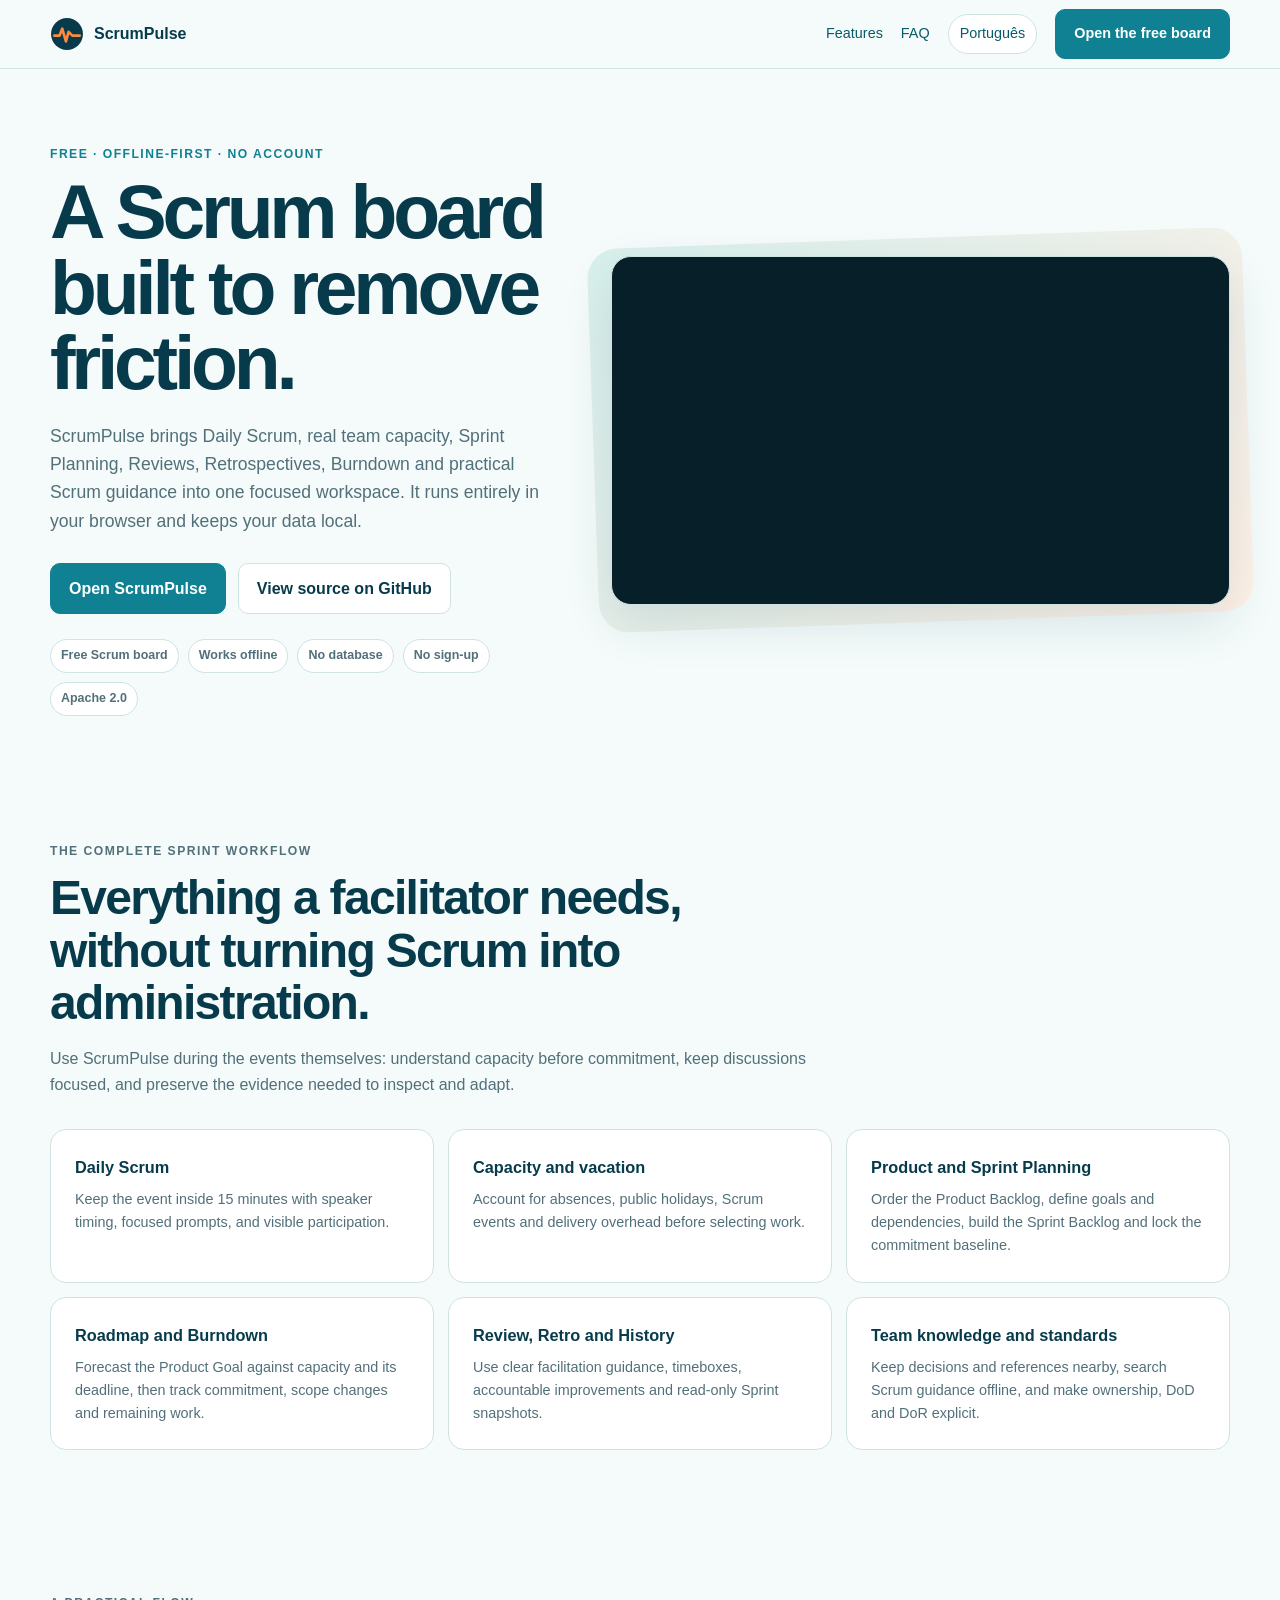
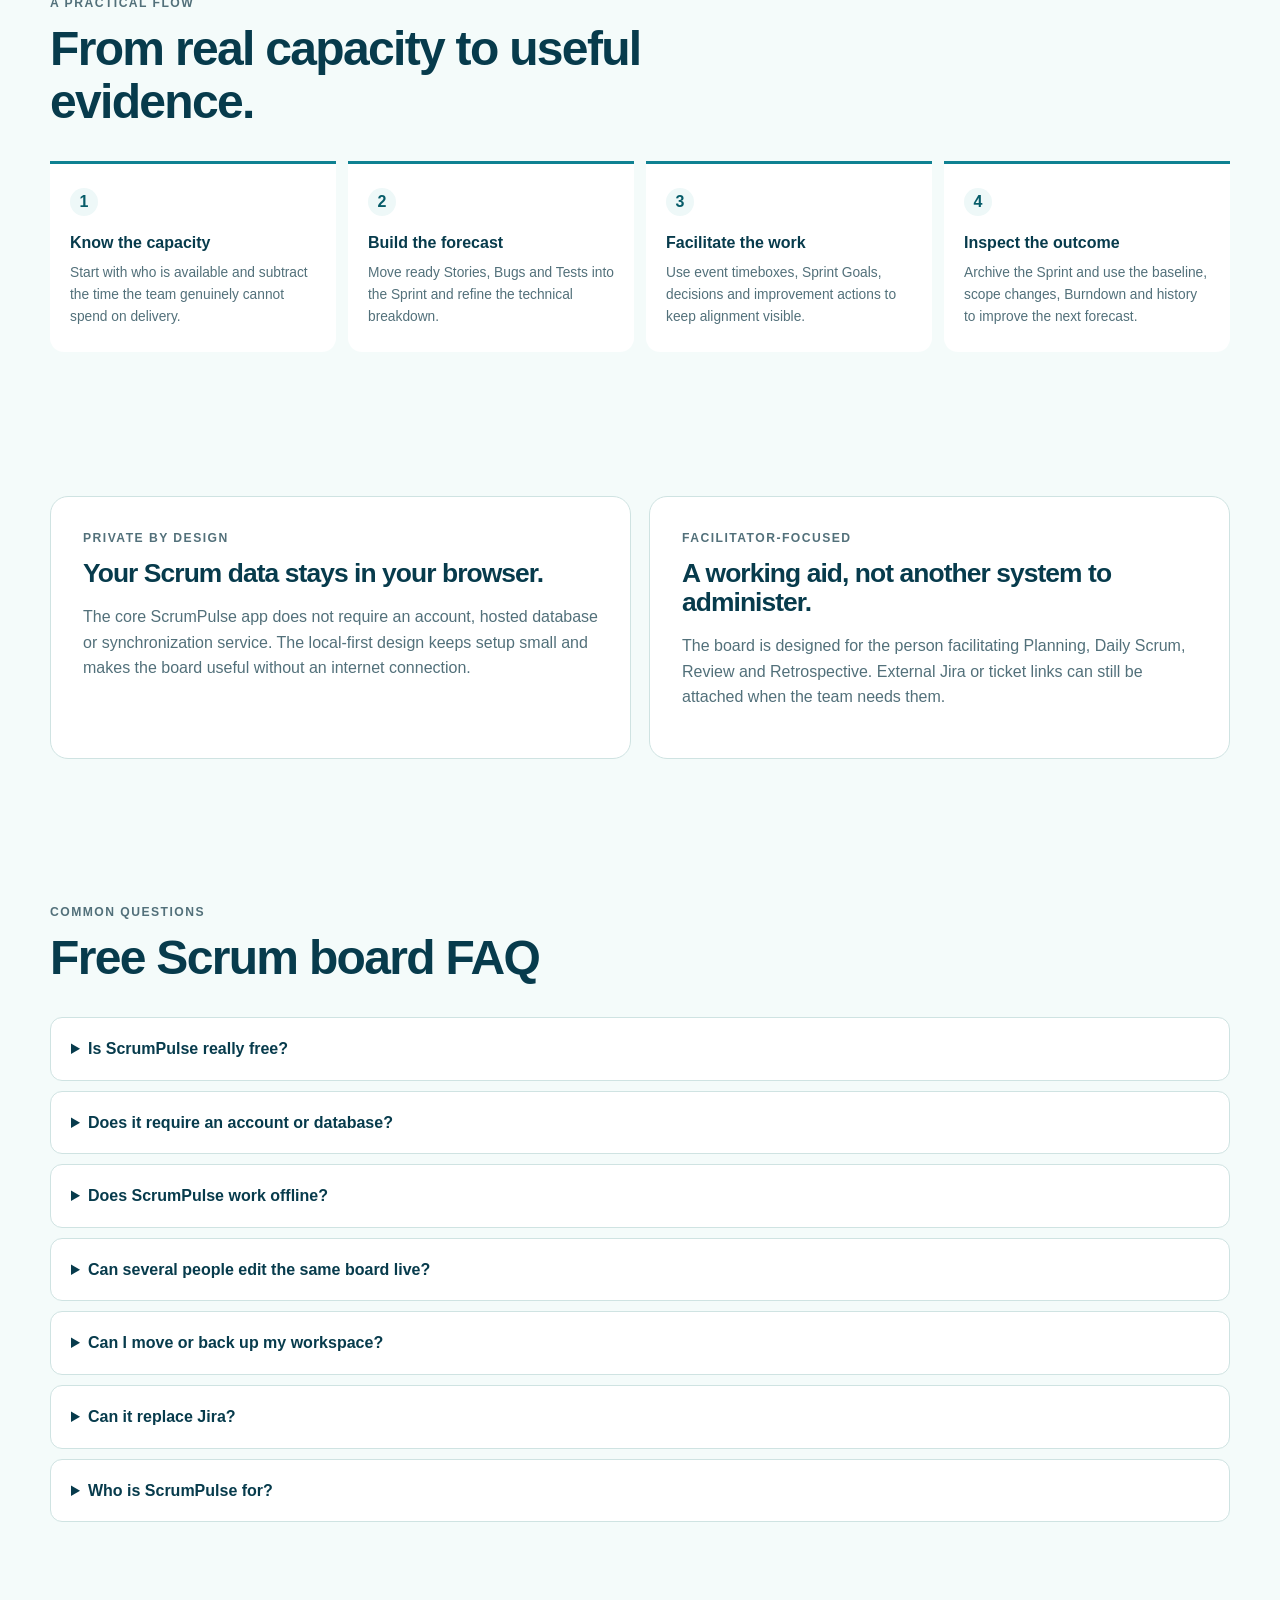
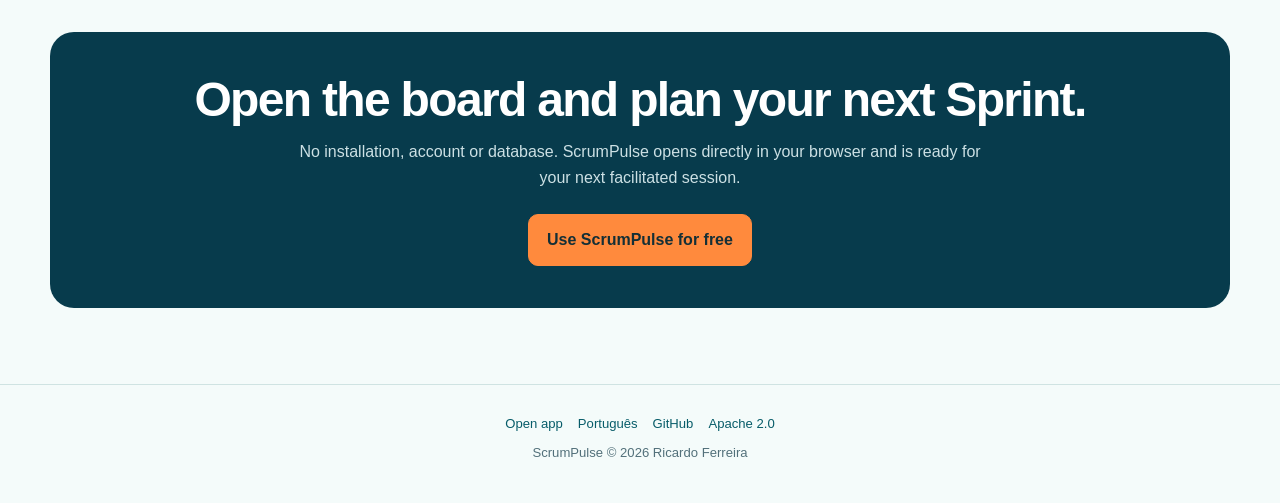
<file: index.html>
<!doctype html>
<!-- Copyright 2026 Ricardo Ferreira · SPDX-License-Identifier: Apache-2.0 -->
<html lang="en">
<head>
  <meta charset="utf-8">
  <meta name="viewport" content="width=device-width,initial-scale=1">
  <title>Free Scrum Board & Sprint Planning Tool | ScrumPulse</title>
  <meta name="description" content="A free Scrum board for Daily Scrum, team capacity, Sprint Planning, Reviews, Retrospectives and Burndown. No account or database. Works offline.">
  <meta name="author" content="Ricardo Ferreira">
  <meta name="robots" content="index,follow,max-image-preview:large,max-snippet:-1">
  <meta name="theme-color" content="#073b4c">
  <link rel="canonical" href="https://treslines.github.io/">
  <link rel="alternate" hreflang="en" href="https://treslines.github.io/">
  <link rel="alternate" hreflang="pt-BR" href="https://treslines.github.io/pt/">
  <link rel="alternate" hreflang="x-default" href="https://treslines.github.io/">
  <link rel="manifest" href="site.webmanifest">
  <link rel="icon" type="image/svg+xml" href="assets/favicon.svg">
  <link rel="stylesheet" href="assets/marketing.css">
  <meta property="og:type" content="website">
  <meta property="og:site_name" content="ScrumPulse">
  <meta property="og:title" content="Free Scrum Board & Sprint Planning Tool | ScrumPulse">
  <meta property="og:description" content="Run every Scrum event, plan real team capacity, and track the Sprint in a free workspace that works offline.">
  <meta property="og:url" content="https://treslines.github.io/">
  <meta property="og:image" content="https://treslines.github.io/assets/promo-overview.png">
  <meta property="og:image:alt" content="ScrumPulse free offline Scrum board">
  <meta property="og:locale" content="en_US">
  <meta name="twitter:card" content="summary_large_image">
  <meta name="twitter:title" content="Free Scrum Board & Sprint Planning Tool | ScrumPulse">
  <meta name="twitter:description" content="A focused Scrum workspace with no account, database, or subscription.">
  <meta name="twitter:image" content="https://treslines.github.io/assets/promo-overview.png">
  <script type="application/ld+json">
  {
    "@context": "https://schema.org",
    "@type": ["SoftwareApplication", "WebApplication"],
    "name": "ScrumPulse",
    "url": "https://treslines.github.io/app.html",
    "description": "Free offline Scrum board for Daily Scrum, capacity planning, Sprint Planning, Sprint Review, Retrospective, Burndown and team statistics.",
    "applicationCategory": "BusinessApplication",
    "applicationSubCategory": "Project Management",
    "operatingSystem": "Any operating system with a modern web browser",
    "isAccessibleForFree": true,
    "featureList": [
      "Daily Scrum facilitation and timeboxes",
      "Capacity, vacation and public holiday planning",
      "Product and Sprint Backlogs with goals and dependencies",
      "Product Roadmap, Burndown and Sprint History",
      "Sprint Review and Retrospective guidance",
      "Offline Scrum guidance, Ownership, DoD and DoR"
    ],
    "offers": { "@type": "Offer", "price": "0", "priceCurrency": "USD" },
    "author": { "@type": "Person", "name": "Ricardo Ferreira", "url": "https://github.com/treslines" },
    "image": "https://treslines.github.io/assets/promo-overview.png",
    "license": "https://www.apache.org/licenses/LICENSE-2.0"
  }
  </script>
</head>
<body>
  <header class="site-header">
    <nav class="nav" aria-label="Main navigation">
      <a class="brand" href="./"><img src="assets/favicon.svg" alt=""><span>ScrumPulse</span></a>
      <div class="nav-links">
        <a href="#features">Features</a>
        <a href="#faq">FAQ</a>
        <a class="language-link" href="pt/index.html" lang="pt-BR">Português</a>
        <a class="button" href="app.html">Open the free board</a>
      </div>
    </nav>
  </header>

  <main>
    <section class="hero">
      <div>
        <p class="eyebrow">Free · Offline-first · No account</p>
        <h1>A Scrum board built to remove friction.</h1>
        <p class="hero-copy">ScrumPulse brings Daily Scrum, real team capacity, Sprint Planning, Reviews, Retrospectives, Burndown and practical Scrum guidance into one focused workspace. It runs entirely in your browser and keeps your data local.</p>
        <div class="hero-actions">
          <a class="button" href="app.html">Open ScrumPulse</a>
          <a class="button secondary" href="https://github.com/treslines/treslines.github.io" rel="noopener">View source on GitHub</a>
        </div>
        <ul class="trust-list" aria-label="ScrumPulse highlights">
          <li>Free Scrum board</li><li>Works offline</li><li>No database</li><li>No sign-up</li><li>Apache 2.0</li>
        </ul>
      </div>
      <div class="hero-visual">
        <div class="video-shell">
          <iframe
            src="https://www.youtube-nocookie.com/embed/9TYZB-j29Ro?rel=0"
            title="ScrumPulse product tour — a free offline Scrum board"
            allow="accelerometer; autoplay; clipboard-write; encrypted-media; gyroscope; picture-in-picture; web-share"
            referrerpolicy="strict-origin-when-cross-origin"
            allowfullscreen></iframe>
        </div>
      </div>
    </section>

    <section class="section" id="features">
      <div class="section-heading">
        <p class="eyebrow">The complete Sprint workflow</p>
        <h2>Everything a facilitator needs, without turning Scrum into administration.</h2>
        <p>Use ScrumPulse during the events themselves: understand capacity before commitment, keep discussions focused, and preserve the evidence needed to inspect and adapt.</p>
      </div>
      <div class="feature-grid">
        <article class="feature-card"><h3>Daily Scrum</h3><p>Keep the event inside 15 minutes with speaker timing, focused prompts, and visible participation.</p></article>
        <article class="feature-card"><h3>Capacity and vacation</h3><p>Account for absences, public holidays, Scrum events and delivery overhead before selecting work.</p></article>
        <article class="feature-card"><h3>Product and Sprint Planning</h3><p>Order the Product Backlog, define goals and dependencies, build the Sprint Backlog and lock the commitment baseline.</p></article>
        <article class="feature-card"><h3>Roadmap and Burndown</h3><p>Forecast the Product Goal against capacity and its deadline, then track commitment, scope changes and remaining work.</p></article>
        <article class="feature-card"><h3>Review, Retro and History</h3><p>Use clear facilitation guidance, timeboxes, accountable improvements and read-only Sprint snapshots.</p></article>
        <article class="feature-card"><h3>Team knowledge and standards</h3><p>Keep decisions and references nearby, search Scrum guidance offline, and make ownership, DoD and DoR explicit.</p></article>
      </div>
    </section>

    <section class="section">
      <div class="section-heading"><p class="eyebrow">A practical flow</p><h2>From real capacity to useful evidence.</h2></div>
      <div class="workflow">
        <article><h3>Know the capacity</h3><p>Start with who is available and subtract the time the team genuinely cannot spend on delivery.</p></article>
        <article><h3>Build the forecast</h3><p>Move ready Stories, Bugs and Tests into the Sprint and refine the technical breakdown.</p></article>
        <article><h3>Facilitate the work</h3><p>Use event timeboxes, Sprint Goals, decisions and improvement actions to keep alignment visible.</p></article>
        <article><h3>Inspect the outcome</h3><p>Archive the Sprint and use the baseline, scope changes, Burndown and history to improve the next forecast.</p></article>
      </div>
    </section>

    <section class="section split">
      <article class="info-panel"><p class="eyebrow">Private by design</p><h2>Your Scrum data stays in your browser.</h2><p>The core ScrumPulse app does not require an account, hosted database or synchronization service. The local-first design keeps setup small and makes the board useful without an internet connection.</p></article>
      <article class="info-panel"><p class="eyebrow">Facilitator-focused</p><h2>A working aid, not another system to administer.</h2><p>The board is designed for the person facilitating Planning, Daily Scrum, Review and Retrospective. External Jira or ticket links can still be attached when the team needs them.</p></article>
    </section>

    <section class="section" id="faq">
      <div class="section-heading"><p class="eyebrow">Common questions</p><h2>Free Scrum board FAQ</h2></div>
      <div class="faq">
        <details><summary>Is ScrumPulse really free?</summary><p>Yes. The web app is free to use and its source code is available under the Apache License 2.0.</p></details>
        <details><summary>Does it require an account or database?</summary><p>No. ScrumPulse runs in the browser and stores the workspace locally. You can export a JSON backup whenever you need to move or protect the data.</p></details>
        <details><summary>Does ScrumPulse work offline?</summary><p>Yes. The core application has no runtime dependency on a hosted backend and stores its workspace locally. The product tour, GitHub pages and any external ticket links require an internet connection.</p></details>
        <details><summary>Can several people edit the same board live?</summary><p>No. ScrumPulse is a facilitator-focused local workspace, not a synchronized multiuser system. Teams can follow the facilitator through screen sharing, and a JSON backup can be transferred when another person needs to continue the workspace.</p></details>
        <details><summary>Can I move or back up my workspace?</summary><p>Yes. Export the workspace as JSON to protect it or move it to another browser or device, then import it to continue.</p></details>
        <details><summary>Can it replace Jira?</summary><p>ScrumPulse is a focused facilitation and planning workspace, not a full issue tracker. Product Backlog items and Sub-tasks can link to external ticketing systems such as Jira.</p></details>
        <details><summary>Who is ScrumPulse for?</summary><p>It is especially useful for Scrum Masters, Product Owners, Developers, Agile coaches and team facilitators who want a simple board for Scrum events and Sprint evidence.</p></details>
      </div>
    </section>

    <section class="section cta">
      <h2>Open the board and plan your next Sprint.</h2>
      <p>No installation, account or database. ScrumPulse opens directly in your browser and is ready for your next facilitated session.</p>
      <a class="button" href="app.html">Use ScrumPulse for free</a>
    </section>
  </main>

  <footer class="footer">
    <div class="footer-links"><a href="app.html">Open app</a><a href="pt/index.html" lang="pt-BR">Português</a><a href="https://github.com/treslines/treslines.github.io">GitHub</a><a href="LICENSE">Apache 2.0</a></div>
    <div>ScrumPulse © 2026 Ricardo Ferreira</div>
  </footer>
</body>
</html>
</file>
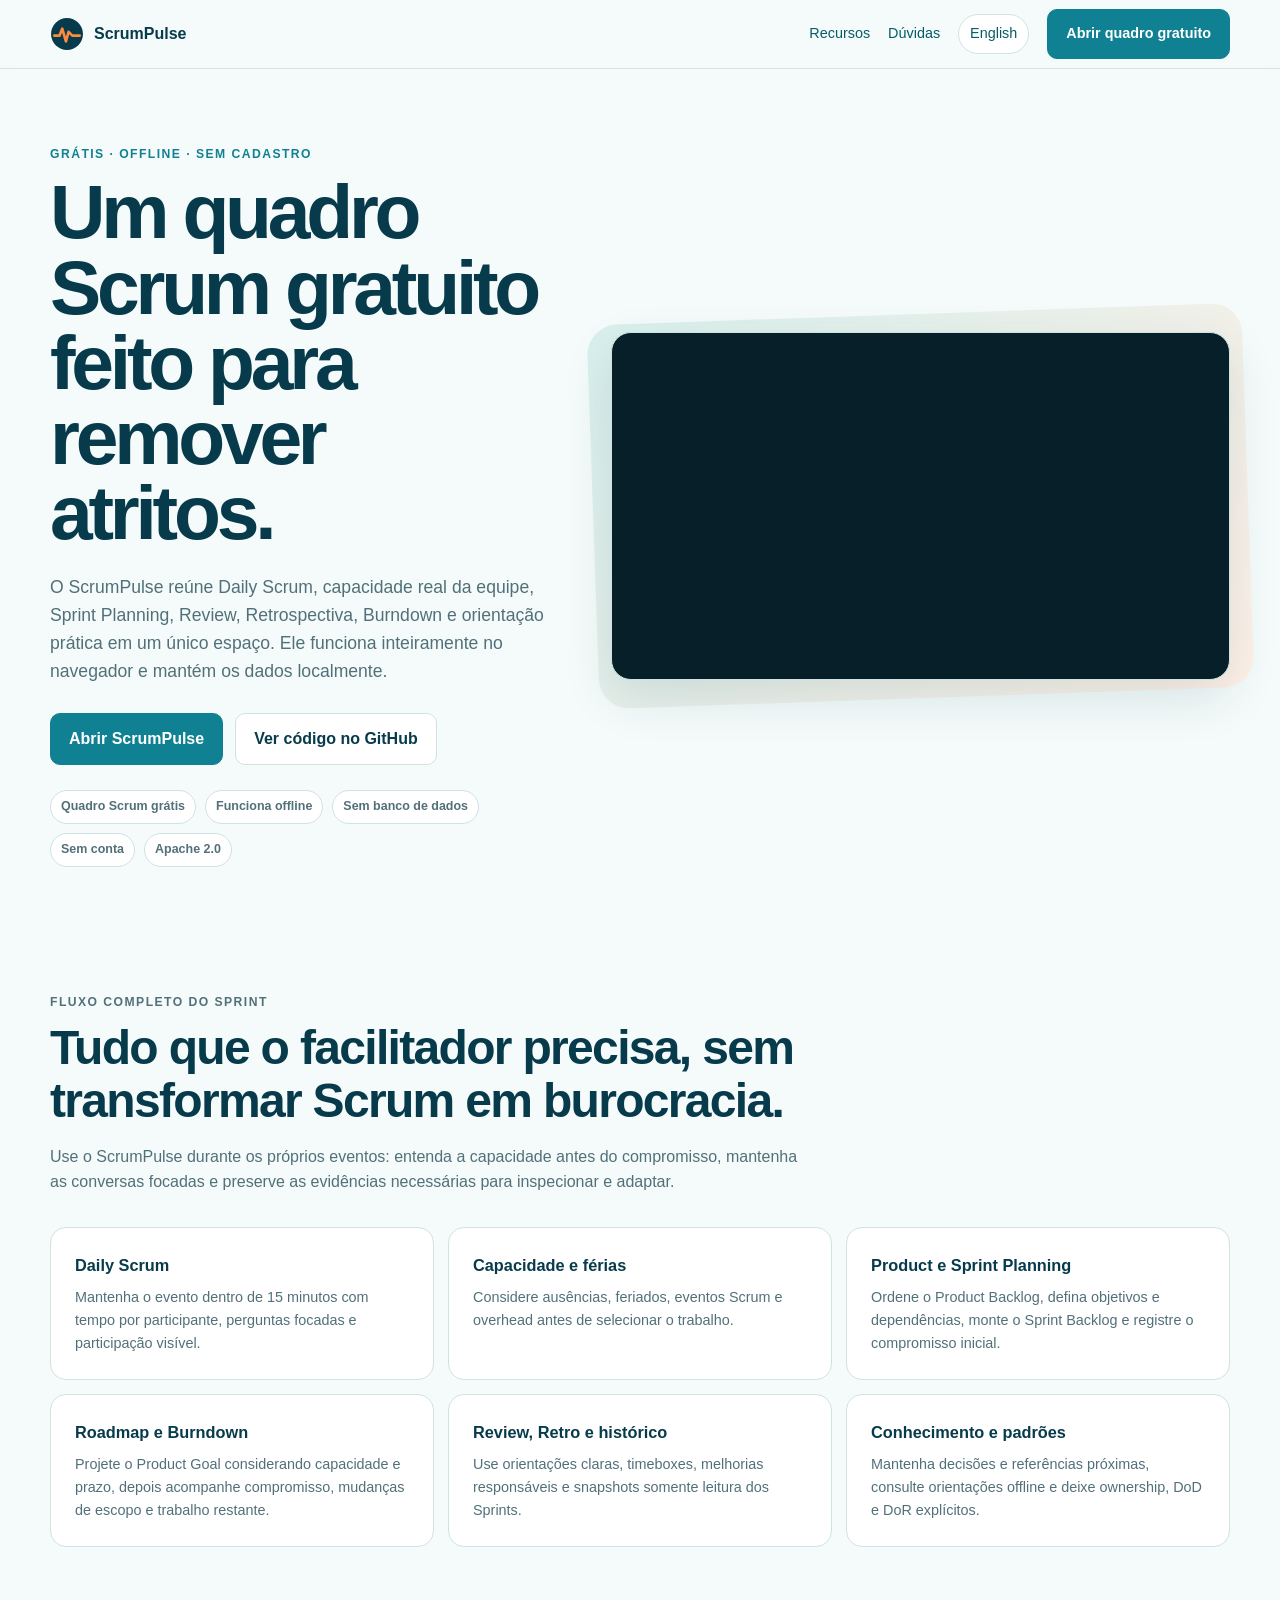
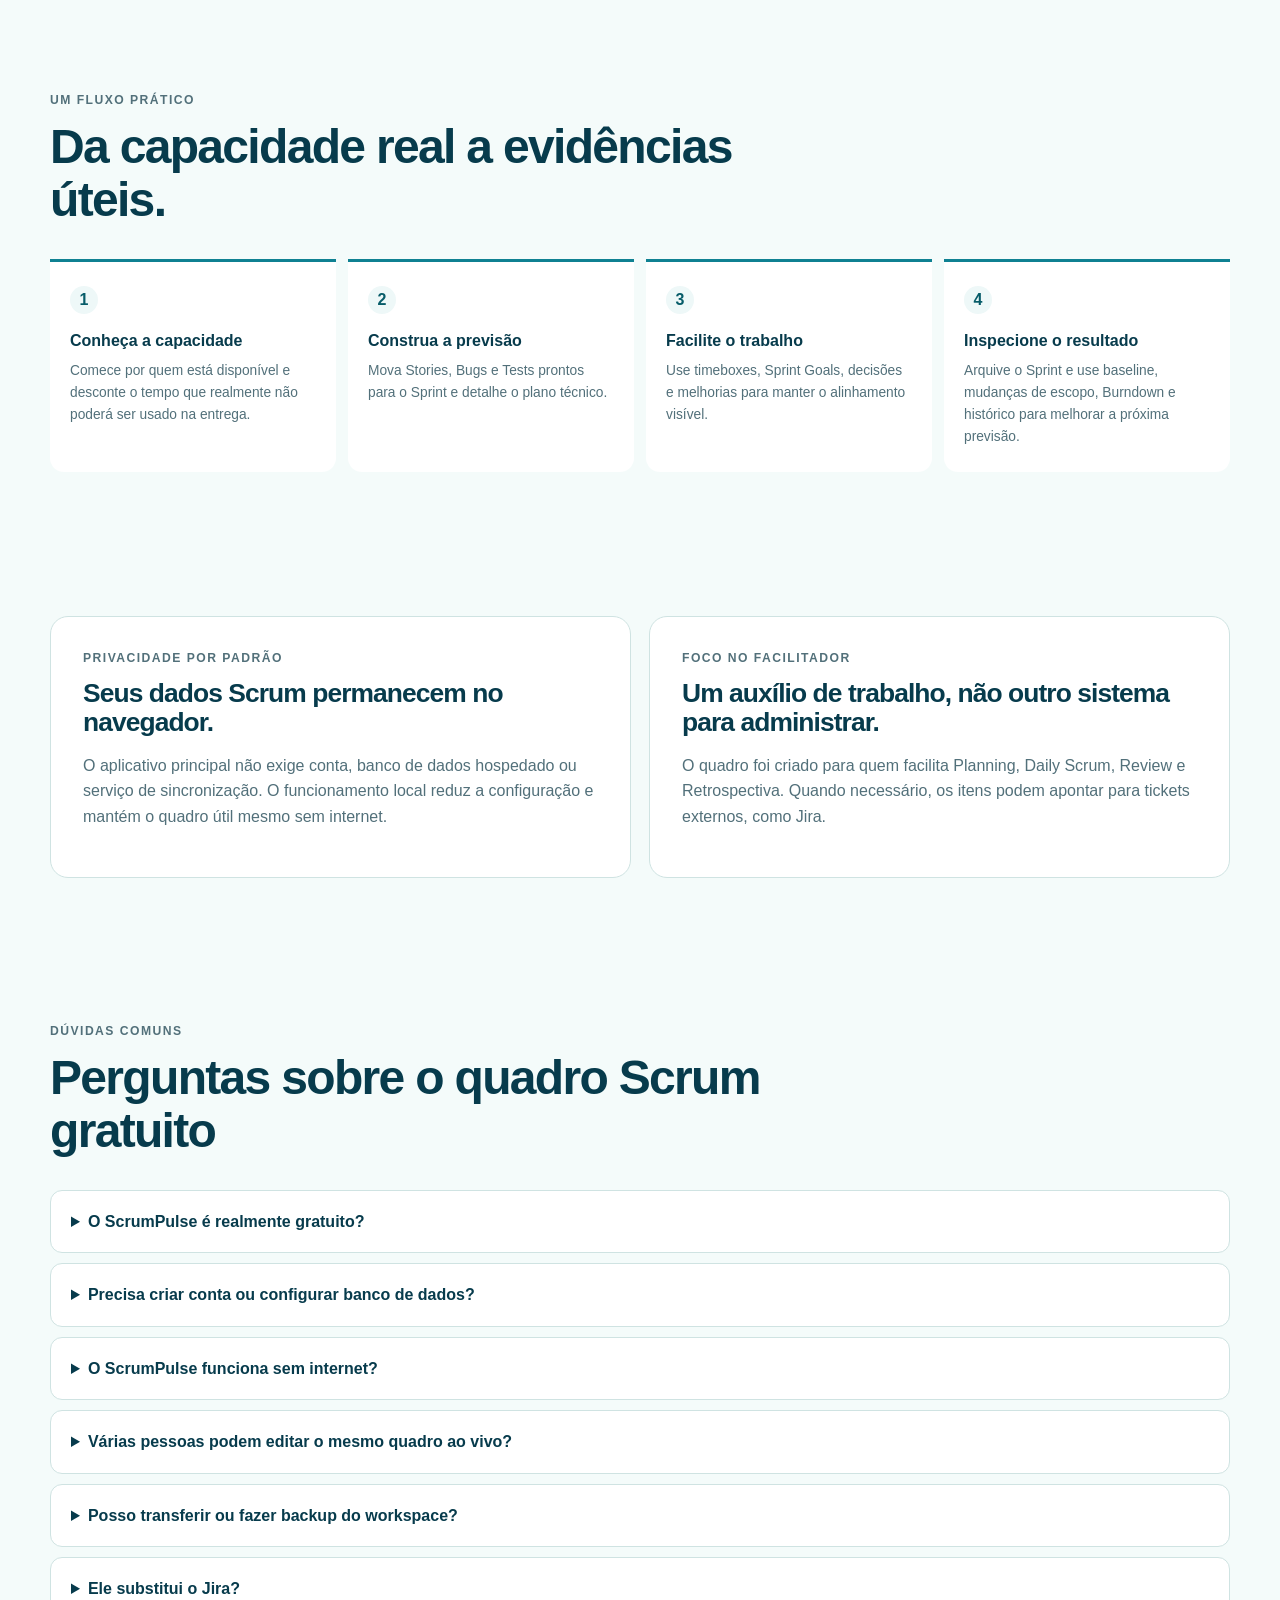
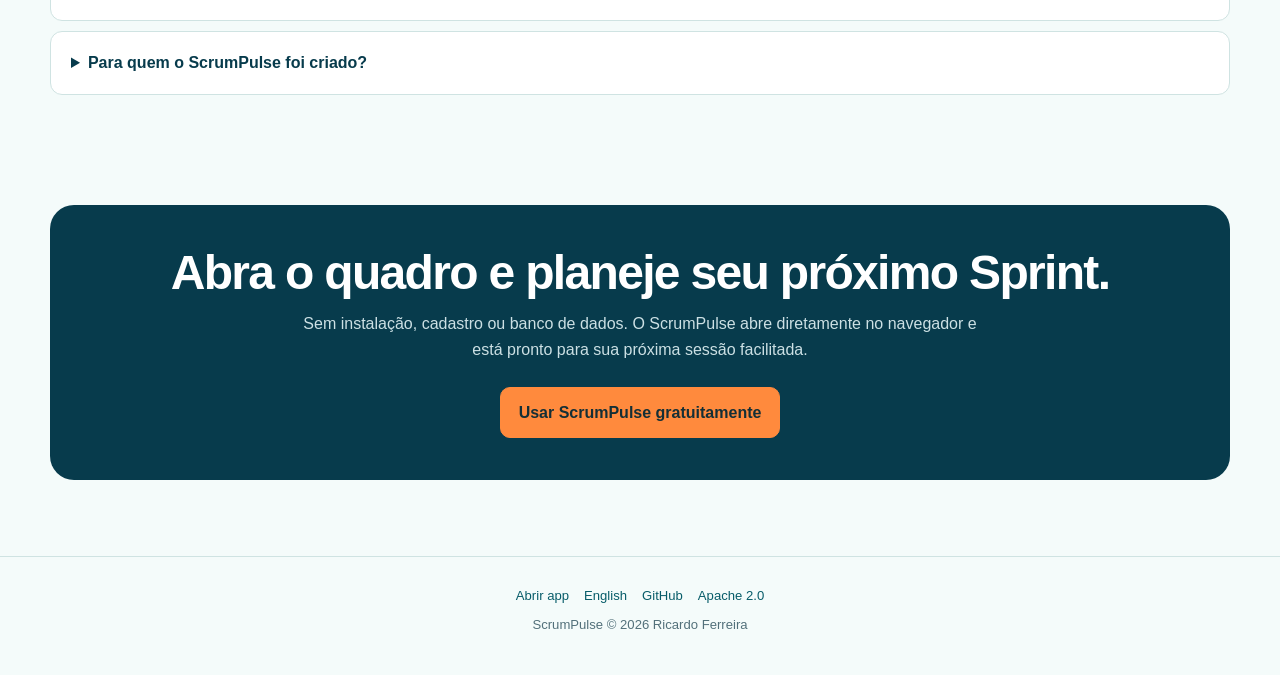
<file: pt/index.html>
<!doctype html>
<!-- Copyright 2026 Ricardo Ferreira · SPDX-License-Identifier: Apache-2.0 -->
<html lang="pt-BR">
<head>
  <meta charset="utf-8">
  <meta name="viewport" content="width=device-width,initial-scale=1">
  <title>Quadro Scrum Gratuito e Offline | ScrumPulse</title>
  <meta name="description" content="Quadro Scrum gratuito para Daily Scrum, capacidade da equipe, Sprint Planning, Review, Retrospectiva e Burndown. Sem cadastro e funciona offline.">
  <meta name="author" content="Ricardo Ferreira">
  <meta name="robots" content="index,follow,max-image-preview:large,max-snippet:-1">
  <meta name="theme-color" content="#073b4c">
  <link rel="canonical" href="https://treslines.github.io/pt/">
  <link rel="alternate" hreflang="en" href="https://treslines.github.io/">
  <link rel="alternate" hreflang="pt-BR" href="https://treslines.github.io/pt/">
  <link rel="alternate" hreflang="x-default" href="https://treslines.github.io/">
  <link rel="manifest" href="../site.webmanifest">
  <link rel="icon" type="image/svg+xml" href="../assets/favicon.svg">
  <link rel="stylesheet" href="../assets/marketing.css">
  <meta property="og:type" content="website">
  <meta property="og:site_name" content="ScrumPulse">
  <meta property="og:title" content="Quadro Scrum Gratuito e Offline | ScrumPulse">
  <meta property="og:description" content="Planeje a capacidade, facilite os eventos Scrum e acompanhe o Sprint em uma ferramenta gratuita que funciona offline.">
  <meta property="og:url" content="https://treslines.github.io/pt/">
  <meta property="og:image" content="https://treslines.github.io/assets/promo-overview.png">
  <meta property="og:image:alt" content="Visão geral do quadro Scrum gratuito ScrumPulse">
  <meta property="og:locale" content="pt_BR">
  <meta name="twitter:card" content="summary_large_image">
  <meta name="twitter:title" content="Quadro Scrum Gratuito e Offline | ScrumPulse">
  <meta name="twitter:description" content="Uma ferramenta Scrum focada, sem cadastro, banco de dados ou assinatura.">
  <meta name="twitter:image" content="https://treslines.github.io/assets/promo-overview.png">
  <script type="application/ld+json">
  {
    "@context": "https://schema.org",
    "@type": ["SoftwareApplication", "WebApplication"],
    "name": "ScrumPulse",
    "url": "https://treslines.github.io/app.html",
    "description": "Quadro Scrum gratuito e offline para Daily Scrum, planejamento de capacidade, Sprint Planning, Sprint Review, Retrospectiva, Burndown e estatísticas.",
    "applicationCategory": "BusinessApplication",
    "applicationSubCategory": "Gerenciamento de projetos",
    "operatingSystem": "Qualquer sistema operacional com navegador moderno",
    "inLanguage": "pt-BR",
    "isAccessibleForFree": true,
    "featureList": [
      "Facilitação e timebox do Daily Scrum",
      "Planejamento de capacidade, férias e feriados",
      "Product e Sprint Backlogs com objetivos e dependências",
      "Product Roadmap, Burndown e histórico de Sprints",
      "Orientações para Sprint Review e Retrospectiva",
      "Orientação Scrum offline, Ownership, DoD e DoR"
    ],
    "offers": { "@type": "Offer", "price": "0", "priceCurrency": "USD" },
    "author": { "@type": "Person", "name": "Ricardo Ferreira", "url": "https://github.com/treslines" },
    "image": "https://treslines.github.io/assets/promo-overview.png",
    "license": "https://www.apache.org/licenses/LICENSE-2.0"
  }
  </script>
</head>
<body>
  <header class="site-header">
    <nav class="nav" aria-label="Navegação principal">
      <a class="brand" href="./"><img src="../assets/favicon.svg" alt=""><span>ScrumPulse</span></a>
      <div class="nav-links">
        <a href="#recursos">Recursos</a>
        <a href="#duvidas">Dúvidas</a>
        <a class="language-link" href="../index.html" lang="en">English</a>
        <a class="button" href="../app.html">Abrir quadro gratuito</a>
      </div>
    </nav>
  </header>

  <main>
    <section class="hero">
      <div>
        <p class="eyebrow">Grátis · Offline · Sem cadastro</p>
        <h1>Um quadro Scrum gratuito feito para remover atritos.</h1>
        <p class="hero-copy">O ScrumPulse reúne Daily Scrum, capacidade real da equipe, Sprint Planning, Review, Retrospectiva, Burndown e orientação prática em um único espaço. Ele funciona inteiramente no navegador e mantém os dados localmente.</p>
        <div class="hero-actions">
          <a class="button" href="../app.html">Abrir ScrumPulse</a>
          <a class="button secondary" href="https://github.com/treslines/treslines.github.io" rel="noopener">Ver código no GitHub</a>
        </div>
        <ul class="trust-list" aria-label="Destaques do ScrumPulse">
          <li>Quadro Scrum grátis</li><li>Funciona offline</li><li>Sem banco de dados</li><li>Sem conta</li><li>Apache 2.0</li>
        </ul>
      </div>
      <div class="hero-visual">
        <div class="video-shell">
          <iframe
            src="https://www.youtube-nocookie.com/embed/9TYZB-j29Ro?rel=0"
            title="Tour do ScrumPulse — um quadro Scrum gratuito e offline"
            allow="accelerometer; autoplay; clipboard-write; encrypted-media; gyroscope; picture-in-picture; web-share"
            referrerpolicy="strict-origin-when-cross-origin"
            allowfullscreen></iframe>
        </div>
      </div>
    </section>

    <section class="section" id="recursos">
      <div class="section-heading">
        <p class="eyebrow">Fluxo completo do Sprint</p>
        <h2>Tudo que o facilitador precisa, sem transformar Scrum em burocracia.</h2>
        <p>Use o ScrumPulse durante os próprios eventos: entenda a capacidade antes do compromisso, mantenha as conversas focadas e preserve as evidências necessárias para inspecionar e adaptar.</p>
      </div>
      <div class="feature-grid">
        <article class="feature-card"><h3>Daily Scrum</h3><p>Mantenha o evento dentro de 15 minutos com tempo por participante, perguntas focadas e participação visível.</p></article>
        <article class="feature-card"><h3>Capacidade e férias</h3><p>Considere ausências, feriados, eventos Scrum e overhead antes de selecionar o trabalho.</p></article>
        <article class="feature-card"><h3>Product e Sprint Planning</h3><p>Ordene o Product Backlog, defina objetivos e dependências, monte o Sprint Backlog e registre o compromisso inicial.</p></article>
        <article class="feature-card"><h3>Roadmap e Burndown</h3><p>Projete o Product Goal considerando capacidade e prazo, depois acompanhe compromisso, mudanças de escopo e trabalho restante.</p></article>
        <article class="feature-card"><h3>Review, Retro e histórico</h3><p>Use orientações claras, timeboxes, melhorias responsáveis e snapshots somente leitura dos Sprints.</p></article>
        <article class="feature-card"><h3>Conhecimento e padrões</h3><p>Mantenha decisões e referências próximas, consulte orientações offline e deixe ownership, DoD e DoR explícitos.</p></article>
      </div>
    </section>

    <section class="section">
      <div class="section-heading"><p class="eyebrow">Um fluxo prático</p><h2>Da capacidade real a evidências úteis.</h2></div>
      <div class="workflow">
        <article><h3>Conheça a capacidade</h3><p>Comece por quem está disponível e desconte o tempo que realmente não poderá ser usado na entrega.</p></article>
        <article><h3>Construa a previsão</h3><p>Mova Stories, Bugs e Tests prontos para o Sprint e detalhe o plano técnico.</p></article>
        <article><h3>Facilite o trabalho</h3><p>Use timeboxes, Sprint Goals, decisões e melhorias para manter o alinhamento visível.</p></article>
        <article><h3>Inspecione o resultado</h3><p>Arquive o Sprint e use baseline, mudanças de escopo, Burndown e histórico para melhorar a próxima previsão.</p></article>
      </div>
    </section>

    <section class="section split">
      <article class="info-panel"><p class="eyebrow">Privacidade por padrão</p><h2>Seus dados Scrum permanecem no navegador.</h2><p>O aplicativo principal não exige conta, banco de dados hospedado ou serviço de sincronização. O funcionamento local reduz a configuração e mantém o quadro útil mesmo sem internet.</p></article>
      <article class="info-panel"><p class="eyebrow">Foco no facilitador</p><h2>Um auxílio de trabalho, não outro sistema para administrar.</h2><p>O quadro foi criado para quem facilita Planning, Daily Scrum, Review e Retrospectiva. Quando necessário, os itens podem apontar para tickets externos, como Jira.</p></article>
    </section>

    <section class="section" id="duvidas">
      <div class="section-heading"><p class="eyebrow">Dúvidas comuns</p><h2>Perguntas sobre o quadro Scrum gratuito</h2></div>
      <div class="faq">
        <details><summary>O ScrumPulse é realmente gratuito?</summary><p>Sim. O aplicativo web é gratuito e seu código-fonte está disponível sob a licença Apache 2.0.</p></details>
        <details><summary>Precisa criar conta ou configurar banco de dados?</summary><p>Não. O ScrumPulse funciona no navegador e armazena o workspace localmente. Você pode exportar um backup JSON quando quiser proteger ou transferir os dados.</p></details>
        <details><summary>O ScrumPulse funciona sem internet?</summary><p>Sim. O aplicativo principal não depende de um backend hospedado e armazena o workspace localmente. O vídeo demonstrativo, as páginas do GitHub e links para tickets externos exigem internet.</p></details>
        <details><summary>Várias pessoas podem editar o mesmo quadro ao vivo?</summary><p>Não. O ScrumPulse é um workspace local focado no facilitador, não um sistema multiusuário sincronizado. A equipe pode acompanhar por compartilhamento de tela, e um backup JSON pode ser transferido quando outra pessoa precisar continuar o workspace.</p></details>
        <details><summary>Posso transferir ou fazer backup do workspace?</summary><p>Sim. Exporte o workspace como JSON para protegê-lo ou movê-lo para outro navegador ou dispositivo; depois, basta importá-lo para continuar.</p></details>
        <details><summary>Ele substitui o Jira?</summary><p>O ScrumPulse é um workspace focado em facilitação e planejamento, não um sistema completo de tickets. Itens do backlog e Sub-tasks podem conter links para ferramentas externas, como Jira.</p></details>
        <details><summary>Para quem o ScrumPulse foi criado?</summary><p>Ele é especialmente útil para Scrum Masters, Product Owners, Developers, Agile coaches e facilitadores que desejam simplicidade nos eventos e evidências do Sprint.</p></details>
      </div>
    </section>

    <section class="section cta">
      <h2>Abra o quadro e planeje seu próximo Sprint.</h2>
      <p>Sem instalação, cadastro ou banco de dados. O ScrumPulse abre diretamente no navegador e está pronto para sua próxima sessão facilitada.</p>
      <a class="button" href="../app.html">Usar ScrumPulse gratuitamente</a>
    </section>
  </main>

  <footer class="footer">
    <div class="footer-links"><a href="../app.html">Abrir app</a><a href="../index.html" lang="en">English</a><a href="https://github.com/treslines/treslines.github.io">GitHub</a><a href="../LICENSE">Apache 2.0</a></div>
    <div>ScrumPulse © 2026 Ricardo Ferreira</div>
  </footer>
</body>
</html>
</file>
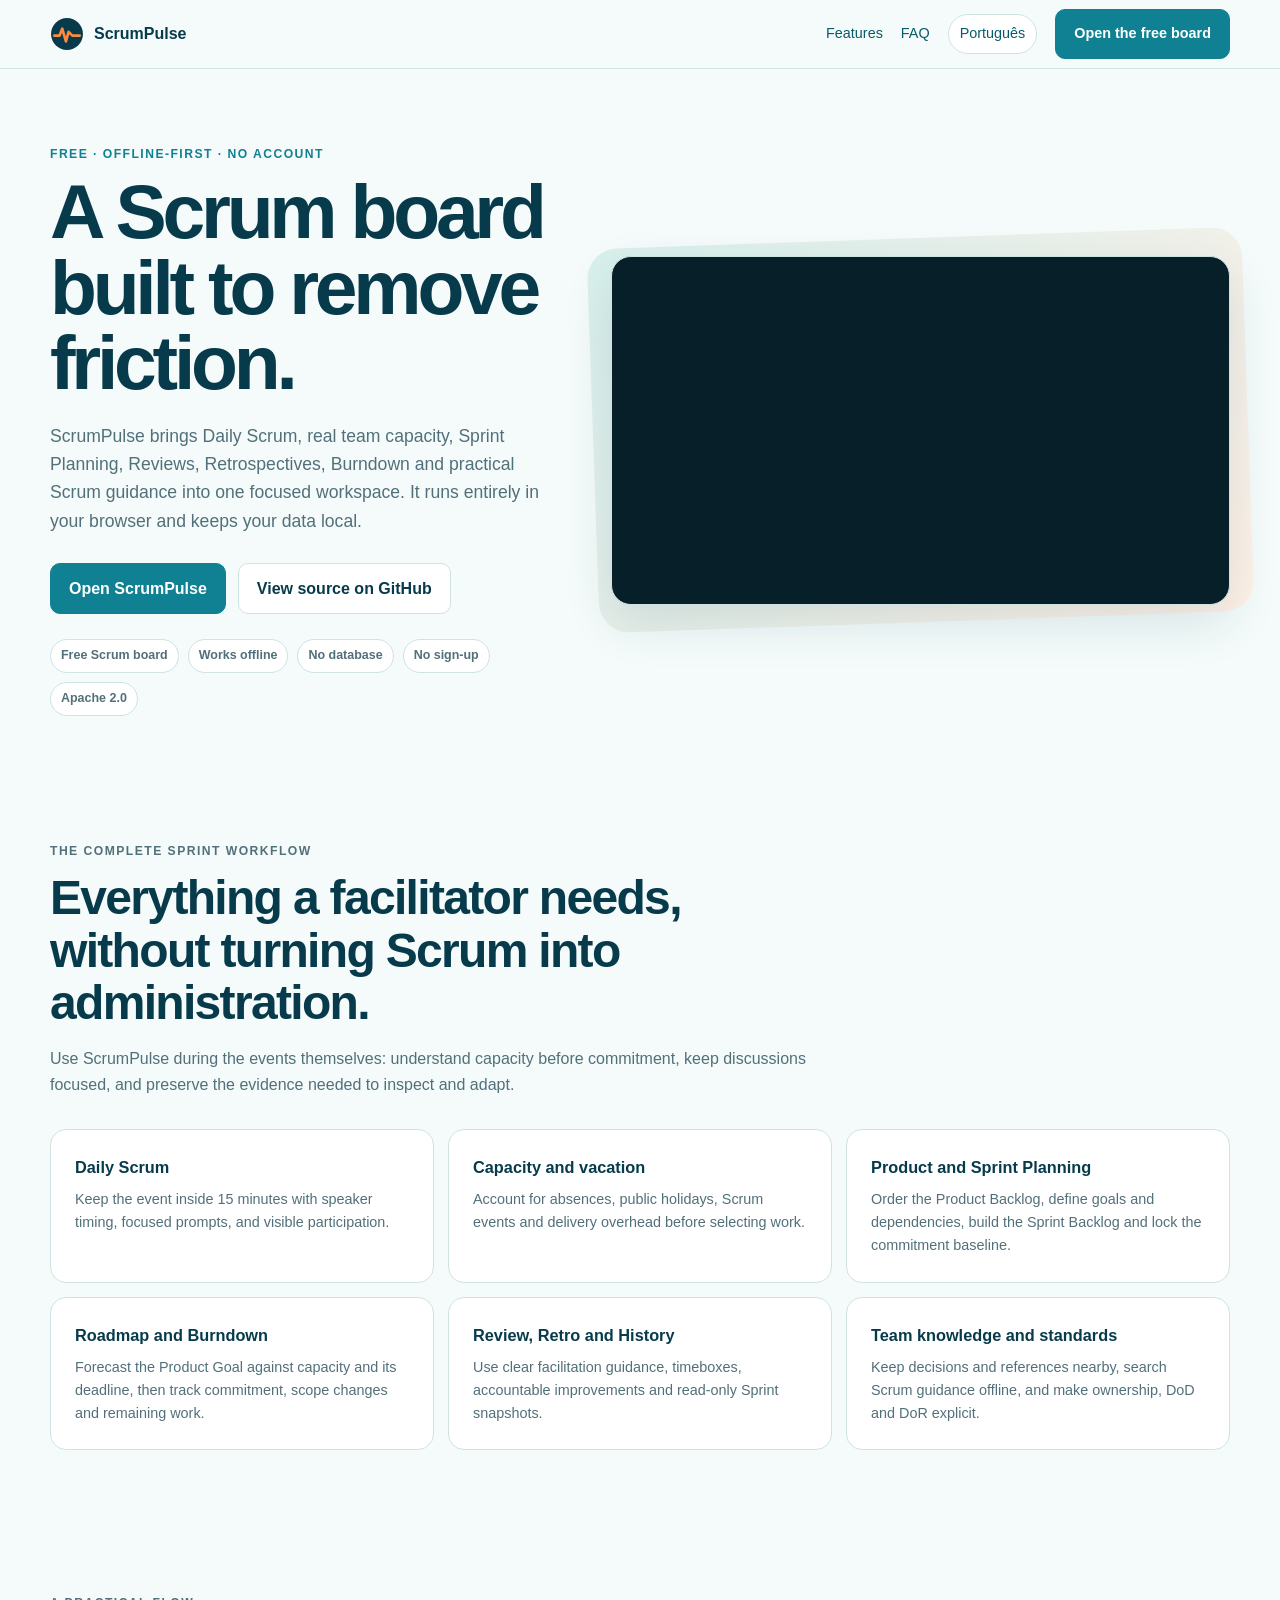
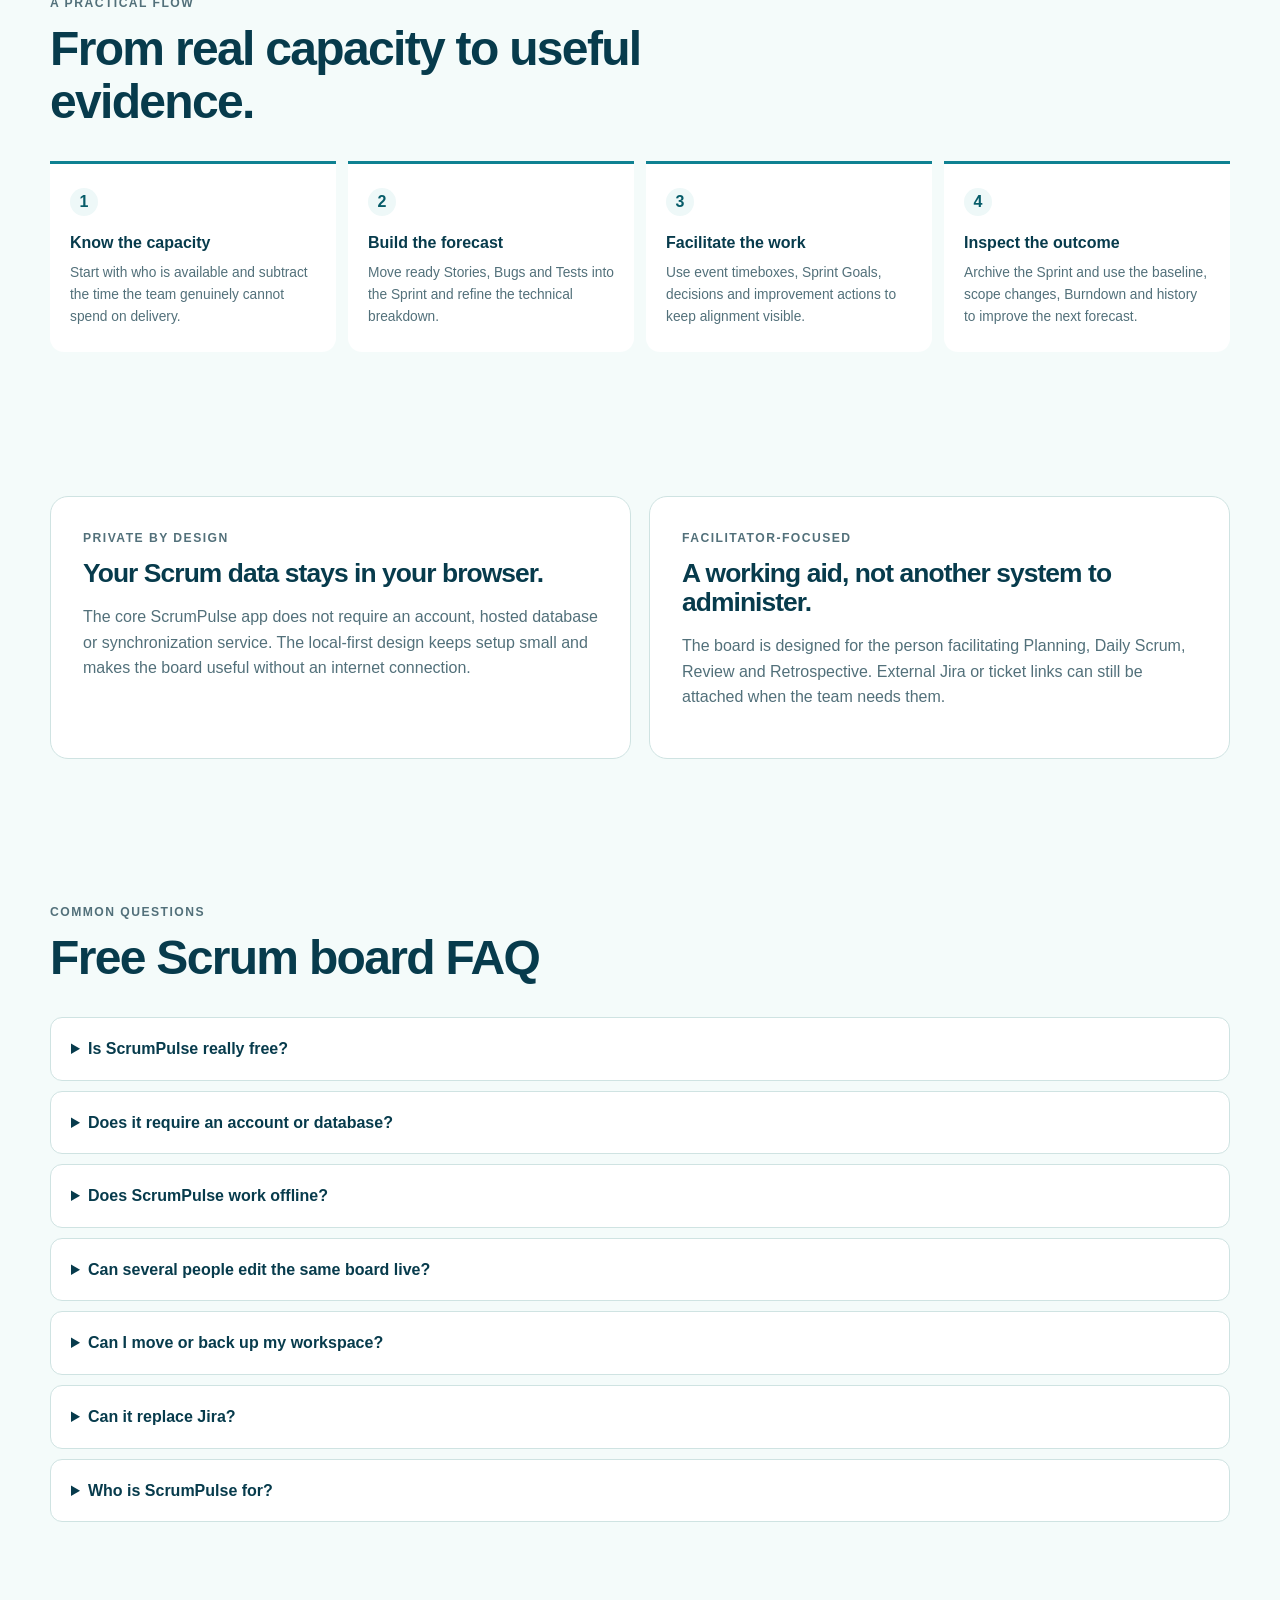
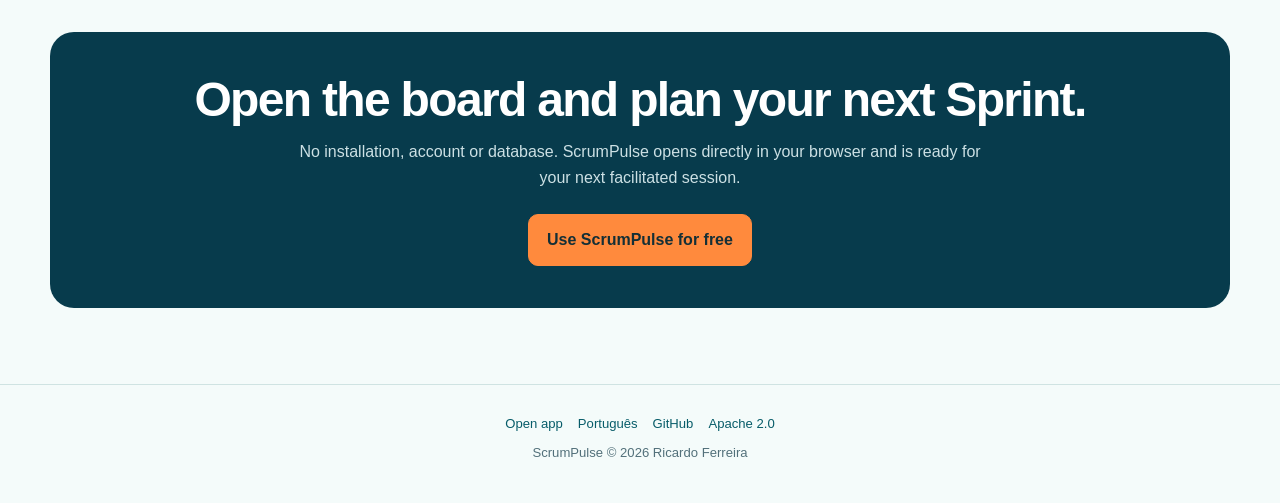
<file: about.html>
<!doctype html>
<html lang="en">
<head>
  <meta charset="utf-8">
  <meta name="viewport" content="width=device-width,initial-scale=1">
  <title>ScrumPulse — Free Offline Scrum Board</title>
  <meta name="robots" content="noindex,follow">
  <link rel="canonical" href="https://treslines.github.io/">
  <meta http-equiv="refresh" content="0; url=./">
  <script>window.location.replace("./");</script>
</head>
<body>
  <p>The ScrumPulse overview has moved to <a href="./">the home page</a>.</p>
</body>
</html>
</file>
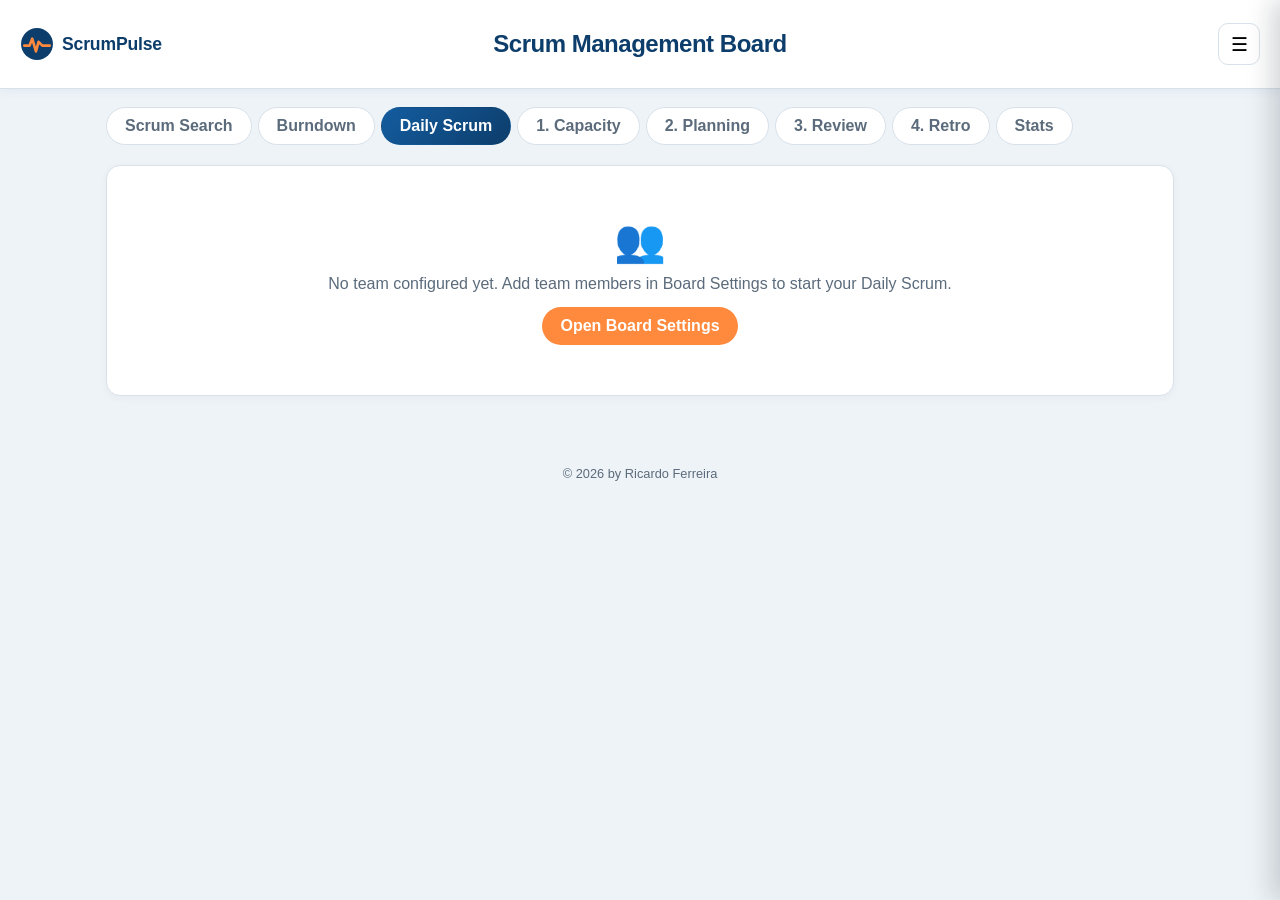
<file: index-old.html>
<!doctype html>
<html lang="en">
<head>
<meta charset="utf-8">
<meta name="viewport" content="width=device-width,initial-scale=1">
<meta name="robots" content="noindex,nofollow">
<link rel="canonical" href="https://treslines.github.io/">
<title>Scrum Management Board</title>
<link rel="icon" type="image/svg+xml" href="data:image/svg+xml,<svg xmlns='http://www.w3.org/2000/svg' viewBox='0 0 64 64'><circle cx='32' cy='32' r='30' fill='%230d3d6b'/><polyline points='8,35 18,35 23,22 30,46 35,28 42,35 56,35' fill='none' stroke='%23ff8a3d' stroke-width='5' stroke-linecap='round' stroke-linejoin='round'/></svg>">
<style>
  :root{
    --brand:#145da0;
    --brand-dark:#0d3d6b;
    --accent:#ff8a3d;
    --ink:#1b2430;
    --muted:#5b6b7b;
    --bg:#eef3f7;
    --card:#ffffff;
    --border:#d8e1ea;
    --good:#22c55e;
    --warn:#eab308;
    --bad:#ef4444;
    --radius:14px;
  }
  *{box-sizing:border-box}
  body{margin:0;font-family:Arial,Helvetica,sans-serif;color:var(--ink);background:var(--bg)}
  button{cursor:pointer;font:inherit}

  /* Header */
  header.app-header{position:sticky;top:0;z-index:5;background:var(--card);border-bottom:1px solid var(--border);
    display:grid;grid-template-columns:1fr auto 1fr;align-items:center;padding:14px 20px;box-shadow:0 2px 10px rgba(20,93,160,.06)}
  .app-logo{grid-column:1;justify-self:start;display:flex;align-items:center;gap:8px}
  .app-logo-text{font-size:1.1rem;font-weight:800;color:var(--brand-dark);letter-spacing:-.01em}
  .app-title{grid-column:2;text-align:center;font-size:1.5rem;font-weight:800;color:var(--brand-dark);letter-spacing:-.02em}
  .app-title .emoji{margin-right:8px}
  .menu-btn{grid-column:3;justify-self:end;width:42px;height:42px;border:1px solid var(--border);background:var(--card);
    border-radius:10px;font-size:1.2rem;transition:transform .15s,background .15s,box-shadow .15s}
  .menu-btn:hover{background:#f0f6fb;box-shadow:0 4px 12px rgba(20,93,160,.15);transform:translateY(-1px)}

  /* Tabs */
  nav.tabs{display:flex;gap:6px;max-width:1100px;margin:18px auto 0;padding:0 16px;flex-wrap:wrap}
  nav.tabs button{background:var(--card);border:1px solid var(--border);border-radius:999px;padding:9px 18px;
    font-weight:600;color:var(--muted);transition:transform .15s,background .15s,color .15s,box-shadow .15s}
  nav.tabs button:hover{transform:translateY(-1px);box-shadow:0 4px 10px rgba(20,93,160,.1)}
  nav.tabs button.active{background:linear-gradient(135deg,var(--brand),var(--brand-dark));color:#fff;border-color:transparent}

  main{max-width:1100px;margin:20px auto 60px;padding:0 16px}
  .panel{display:none;animation:fadeIn .2s ease-out}
  .panel.active{display:block}
  @keyframes fadeIn{from{opacity:0;transform:translateY(4px)}to{opacity:1;transform:translateY(0)}}

  .card{background:var(--card);border:1px solid var(--border);border-radius:var(--radius);padding:28px;box-shadow:0 2px 8px rgba(20,40,60,.04)}
  .empty-state{text-align:center;padding:50px 20px;color:var(--muted)}
  .empty-state .big-emoji{font-size:2.6rem;display:block;margin-bottom:10px}
  .empty-state a.cta{display:inline-block;margin-top:14px;background:var(--accent);color:#fff;font-weight:700;
    padding:10px 18px;border-radius:999px;text-decoration:none;transition:transform .15s,box-shadow .15s}
  .empty-state a.cta:hover{transform:translateY(-1px);box-shadow:0 6px 14px rgba(255,138,61,.35)}

  .coming-soon{text-align:center;padding:60px 20px;color:var(--muted);font-style:italic}
  .muted{color:var(--muted)}
  .hidden{display:none!important}

  /* Settings drawer */
  .overlay{position:fixed;inset:0;background:rgba(10,20,35,.35);opacity:0;pointer-events:none;transition:opacity .2s;z-index:9}
  .overlay.open{opacity:1;pointer-events:auto}
  .drawer{position:fixed;top:0;right:0;height:100%;width:min(380px,90vw);background:var(--card);
    box-shadow:-8px 0 24px rgba(10,20,35,.18);transform:translateX(100%);transition:transform .25s ease;z-index:10;
    display:flex;flex-direction:column}
  .drawer.open{transform:translateX(0)}
  .drawer-head{display:flex;align-items:center;justify-content:space-between;padding:18px 20px;border-bottom:1px solid var(--border)}
  .drawer-head h2{margin:0;font-size:1.15rem;color:var(--brand-dark)}
  .drawer-close{border:0;background:transparent;font-size:1.3rem;color:var(--muted)}
  .drawer-body{padding:20px;overflow-y:auto;flex:1}

  /* Settings sections */
  .settings-section{margin-bottom:28px}
  .settings-section h3{margin:0 0 8px;font-size:.85rem;text-transform:uppercase;letter-spacing:.05em;color:var(--ink)}
  .section-divider{margin:18px 0 8px;padding-top:14px;border-top:1px solid var(--border);font-size:.85rem;text-transform:uppercase;letter-spacing:.05em;color:var(--ink);font-weight:700}
  .settings-section .section-note{font-size:.78rem;margin-bottom:10px;line-height:1.4}
  .team-count{font-size:.8rem;margin-bottom:10px;color:var(--muted)}
  .team-count.over{color:var(--bad);font-weight:700}
  .team-row{display:flex;align-items:center;gap:8px;padding:8px 10px;border:1px solid var(--border);border-radius:10px;margin-bottom:8px;background:#fbfdff;transition:opacity .15s}
  .team-row.archived{opacity:.5}
  .team-row .name{flex:1;font-weight:600;color:var(--ink);overflow-wrap:anywhere;font-size:.88rem}
  .role-tag{font-size:.68rem;font-weight:700;padding:3px 8px;border-radius:999px;white-space:nowrap}
  .role-tag.DEV{background:#e0f2fe;color:#075985}
  .role-tag.PO{background:#fef3c7;color:#854d0e}
  .role-tag.SM{background:#ede9fe;color:#5b21b6}
  .role-tag.SH{background:#ccfbf1;color:#115e59}
  .icon-btn{border:1px solid var(--border);background:#fff;border-radius:8px;width:30px;height:30px;font-size:.8rem;transition:background .15s,transform .15s}
  .icon-btn:hover{background:#f0f6fb;transform:translateY(-1px)}
  .icon-btn.danger:hover{background:#fdeaea;border-color:#f3b4b4}
  .add-member-form{display:flex;gap:8px;margin-top:10px;flex-wrap:wrap}
  .add-member-form input[type=text]{flex:1;min-width:110px;padding:9px 10px;border:1px solid var(--border);border-radius:8px;font:inherit}
  .add-member-form select{padding:9px 8px;border:1px solid var(--border);border-radius:8px;font:inherit}
  .add-member-form button{background:var(--brand);color:#fff;border:0;border-radius:8px;padding:9px 16px;font-weight:700;transition:background .15s}
  .add-member-form button:hover{background:var(--brand-dark)}
  .field-error{color:var(--bad);font-size:.78rem;margin-top:6px;min-height:1em}
  .sprint-select{width:100%;padding:9px 10px;border:1px solid var(--border);border-radius:8px;font:inherit;margin-bottom:12px}

  /* Capacity planning */
  .capacity-header{display:flex;align-items:center;justify-content:space-between;flex-wrap:wrap;gap:10px;margin-bottom:6px}
  .capacity-header h2{margin:0;color:var(--brand-dark);font-size:1.3rem;font-weight:800}
  .capacity-total{font-size:.85rem;font-weight:700;color:var(--brand-dark);background:#eef5fb;padding:4px 10px;border-radius:999px;margin-left:8px;vertical-align:middle}
  .capacity-range{font-size:.85rem;font-weight:600}
  .capacity-table-wrap{overflow-x:auto;margin-top:16px}
  .capacity-table{border-collapse:collapse;table-layout:fixed;width:100%;min-width:560px}
  .capacity-table col.col-member{width:190px}
  .capacity-table col.col-day{width:70px}
  .capacity-table th,.capacity-table td{padding:7px 8px;text-align:center;white-space:nowrap}
  .capacity-table .member-col{text-align:left}
  .capacity-table .week-label{font-size:.72rem;font-weight:700;color:var(--brand-dark);background:#eef5fb;border-radius:8px 8px 0 0}
  .capacity-table .day-col{font-size:.72rem;font-weight:700;color:var(--ink)}
  .capacity-table .day-date{display:block;font-size:.66rem;font-weight:400;color:var(--muted)}
  .capacity-table tbody td{border-top:1px solid var(--border)}
  .capacity-table .member-cell{text-align:left;font-weight:700;white-space:nowrap}
  .capacity-table .member-cell .role-tag{margin-right:8px}
  .capacity-table .role-separator-row td{background:#f6f9fb;color:var(--muted);font-size:.72rem;font-weight:700;text-transform:uppercase;letter-spacing:.04em;text-align:left;padding:8px 10px;border-top:1px solid var(--border);border-bottom:1px solid var(--border)}
  .capacity-table .day-halves{display:inline-flex;flex-direction:column;align-items:center;gap:3px}
  .capacity-table .day-halves input[type=checkbox]{width:16px;height:16px;cursor:pointer;margin:0}
  .capacity-table .member-col,.capacity-table .member-cell{border-right:1px solid var(--border)}
  .capacity-table .week-sep{border-left:1px solid var(--border)}
  .capacity-table .week-end{border-right:1px solid var(--border)}

  .planning-header{display:flex;align-items:center;gap:10px;flex-wrap:wrap}
  .planning-header h2{margin:0;color:var(--brand-dark);font-size:1.3rem;font-weight:800}
  .planning-count,.planning-hours{font-size:.85rem;font-weight:700;color:var(--brand-dark);background:#eef5fb;padding:4px 10px;border-radius:999px}
  .planning-count.over,.planning-hours.over{color:var(--bad);background:rgba(239,68,68,.12)}
  .planning-actions{display:flex;gap:8px;margin-left:auto}
  .btn-primary{background:var(--brand);color:#fff;border:0;border-radius:8px;padding:9px 16px;font-weight:700;transition:background .15s}
  .btn-primary:hover{background:var(--brand-dark)}
  .btn-primary.btn-sm{height:32px;padding:0 12px;font-size:.85rem;display:inline-flex;align-items:center}
  .btn-ghost.btn-sm{height:32px;padding:0 11px;font-size:.8rem;display:inline-flex;align-items:center}
  a.btn-ghost{display:inline-flex;align-items:center;justify-content:center;text-decoration:none}
  .ticket-grid{display:flex;flex-wrap:wrap;gap:16px;margin-top:16px}
  .ticket-badge{position:relative;width:59px;height:59px;display:flex;flex-direction:column;align-items:center;justify-content:center;gap:1px;border-radius:8px;border:2px solid var(--brand);background:#eef5fb;color:var(--brand-dark);cursor:pointer;user-select:none;transition:background .15s,color .15s,transform .1s}
  .ticket-badge .ticket-num{font-size:.7rem;font-weight:400;opacity:.75}
  .ticket-badge .ticket-hours{font-size:1.2rem;font-weight:800}
  .ticket-badge:hover{background:var(--brand);color:#fff}
  .ticket-badge:active{transform:scale(.92)}
  .ticket-badge.done{border-color:var(--good);background:#eafbee;color:#15803d}
  .ticket-badge.done .ticket-hours{text-decoration:line-through}
  .ticket-done-btn{position:absolute;top:-7px;right:-7px;width:17px;height:17px;border-radius:50%;border:1px solid var(--brand);background:#fff;font-size:.62rem;line-height:1;display:flex;align-items:center;justify-content:center;color:var(--muted);cursor:pointer;padding:0}
  .ticket-badge.done .ticket-done-btn{background:var(--good);color:#fff;border-color:var(--good)}
  .ticket-corner-btn{position:absolute;bottom:-7px;width:17px;height:17px;border-radius:50%;border:1px solid var(--brand);background:#fff;font-size:.75rem;font-weight:800;line-height:1;display:flex;align-items:center;justify-content:center;color:var(--muted);cursor:pointer;padding:0}
  .ticket-corner-btn.ticket-minus{left:-7px}
  .ticket-corner-btn.ticket-plus{right:-7px}
  .ticket-corner-btn:hover{background:var(--brand);color:#fff;border-color:var(--brand)}
  .poker-reference{display:flex;flex-wrap:wrap;gap:10px;margin:0 0 20px}
  .poker-ref-card{width:52px;height:74px;display:flex;flex-direction:column;justify-content:space-between;align-items:stretch;padding:5px 0;background:#fff;border:1px solid var(--border);border-radius:8px;box-shadow:0 1px 3px rgba(20,40,60,.12);color:var(--ink)}
  .poker-ref-corner{font-size:.68rem;font-weight:800;line-height:1;padding:0 6px}
  .poker-ref-corner.bottom{text-align:right;transform:rotate(180deg)}
  .poker-ref-value{flex:1;display:flex;align-items:center;justify-content:center;font-size:1.3rem;font-weight:800}
  .sprint-goals{display:flex;flex-direction:column;gap:8px;margin:4px 0 22px}
  .sprint-goal-row{display:flex;align-items:center;gap:8px}
  .sprint-goal-input{flex:1;font:inherit;font-size:.9rem;padding:8px 10px;border:1px solid var(--border);border-radius:8px;color:var(--ink);background:#fff}
  .sprint-goal-input:focus{border-color:var(--brand);outline:none}
  .sprint-goal-trash{flex-shrink:0;background:none;border:0;font-size:1.05rem;cursor:pointer;opacity:.6;transition:opacity .15s}
  .sprint-goal-trash:hover{opacity:1}
  .sprint-goal-add{flex-shrink:0;width:34px;height:34px;border-radius:8px;border:1px solid var(--brand);background:#fff;color:var(--brand);font-size:1.1rem;font-weight:800;cursor:pointer;display:flex;align-items:center;justify-content:center;transition:background .15s,color .15s}
  .sprint-goal-add:hover{background:var(--brand);color:#fff}
  .burndown-chart-wrap{margin-top:16px;background:#f9fbfd;border:1px solid var(--border);border-radius:12px;padding:16px}
  .burndown-chart{width:100%;height:280px;display:block}
  .burndown-legend{display:flex;gap:18px;margin-top:10px;font-size:.78rem;color:var(--muted)}
  .legend-item{display:flex;align-items:center;gap:6px}
  .legend-swatch{width:14px;height:3px;border-radius:2px;display:inline-block}
  .legend-swatch.ideal{background:#c7d3de}
  .legend-swatch.actual{background:var(--brand)}
  .stats-grid{display:grid;grid-template-columns:repeat(auto-fit,minmax(200px,1fr));gap:14px;margin-top:16px}
  .stats-info{margin-top:10px;background:#f9fbfd;border:1px solid var(--border);border-radius:10px;padding:12px 14px}
  .stats-info-title{font-weight:700;color:var(--ink);font-size:.85rem;margin-bottom:4px}
  .stats-info-desc{font-size:.8rem;line-height:1.4}
  .stat-tile{background:#f9fbfd;border:1px solid var(--border);border-radius:12px;padding:16px;display:flex;flex-direction:column;gap:4px}
  .stat-tile .stat-title{font-size:.72rem;font-weight:700;color:var(--muted);text-transform:uppercase;letter-spacing:.03em}
  .stat-tile .stat-value{font-size:1.6rem;font-weight:800;color:var(--brand-dark)}
  .stat-tile .stat-sub{font-size:.75rem;color:var(--muted)}
  .stat-tile .stat-ontime{font-size:.75rem;font-weight:700;color:var(--good)}
  .stat-tile.empty .stat-value{color:var(--muted);font-style:italic;font-size:1rem}
  .field-row{margin:14px 0}
  .field-row label{display:flex;flex-direction:column;gap:4px;font-size:.85rem;color:var(--muted);font-weight:600}
  .field-row input{font:inherit;padding:8px 10px;border:1px solid var(--border);border-radius:8px;color:var(--ink)}
  #ticketDoneReopen{margin-right:auto}
  .member-bulk-btn{width:16px;height:16px;border:2px solid var(--brand);border-radius:4px;background:#fff;padding:0;margin-right:8px;vertical-align:middle;transition:background .15s}
  .member-bulk-btn:hover{box-shadow:0 0 0 3px rgba(20,93,160,.15)}
  .member-bulk-btn.filled{background:var(--brand)}

  /* Sprint Retro */
  #retroCard h2{margin:0 0 14px;color:var(--brand-dark)}
  .retro-subtabs{display:flex;gap:8px;flex-wrap:wrap;margin-bottom:18px}
  .retro-subtabs button{position:relative;background:#f6f9fb;border:1px solid var(--border);border-radius:999px;padding:7px 16px;font-weight:600;font-size:.85rem;color:var(--brand-dark);cursor:pointer;transition:background .15s}
  .retro-subtabs button:hover{background:#eef5fb}
  .retro-subtabs button.active{background:linear-gradient(135deg,var(--brand),var(--brand-dark));color:#fff;border-color:transparent}
  .retro-tab-badge{position:absolute;top:-8px;right:-8px;display:flex;align-items:center;justify-content:center;min-width:20px;height:20px;padding:0 5px;border-radius:999px;font-size:.68rem;font-weight:800;border:1px solid #fff;box-shadow:0 1px 3px rgba(0,0,0,.15)}
  .retro-tab-badge.hidden{display:none}
  .retro-tab-badge.badge-previous{background:#2563eb;color:#fff}
  .retro-tab-badge.badge-current{background:#eab308;color:#3f2d00}
  .retro-tab-badge.badge-completed{background:#16a34a;color:#fff}
  .retro-tab-badge.badge-wentwell{background:var(--good);color:#fff}
  .retro-tab-badge.badge-wentnotwell{background:var(--bad);color:#fff}
  .retro-subtabs button.pulse{animation:retroButtonPulse 1.6s ease 2}
  @keyframes retroButtonPulse{
    0%{box-shadow:0 0 0 0 rgba(255,138,61,.65)}
    35%{box-shadow:0 0 0 8px rgba(255,138,61,0)}
    100%{box-shadow:0 0 0 0 rgba(255,138,61,0)}
  }
  .retro-actions{display:flex;justify-content:flex-end;gap:8px;margin-bottom:14px}
  .retro-empty-msg{color:var(--muted);text-align:center;padding:24px 0;font-style:italic}
  .retro-group{margin-bottom:18px}
  .retro-group-title{margin:0 0 8px;font-size:.78rem;text-transform:uppercase;letter-spacing:.05em;color:var(--muted);border-bottom:1px solid var(--border);padding-bottom:6px}
  .retro-row{display:flex;align-items:flex-start;gap:12px;padding:12px 0;border-bottom:1px solid var(--border)}
  .retro-row:last-child{border-bottom:none}
  .retro-row .retro-check{width:18px;height:18px;margin-top:4px;cursor:pointer;flex-shrink:0}
  .retro-fields{flex:1;display:flex;flex-direction:column;gap:6px;min-width:0}
  .retro-title{font-weight:700;font-size:.95rem;border:1px solid transparent;border-radius:6px;padding:6px 8px;font:inherit;font-weight:700;background:transparent}
  .retro-title:hover,.retro-title:focus{border-color:var(--border);background:#fff}
  .retro-desc{font-weight:400;font-size:.85rem;color:var(--ink);border:1px solid transparent;border-radius:6px;padding:6px 8px;font:inherit;resize:vertical;min-height:34px;background:transparent}
  .retro-desc:hover,.retro-desc:focus{border-color:var(--border);background:#fff}
  .retro-meta{display:flex;flex-wrap:wrap;gap:12px;align-items:center}
  .retro-meta label{display:flex;flex-direction:column;gap:2px;font-size:.68rem;color:var(--muted);text-transform:uppercase;letter-spacing:.03em}
  .retro-meta select,.retro-meta input{font:inherit;font-size:.82rem;padding:5px 7px;border:1px solid var(--border);border-radius:6px;color:var(--ink)}
  .retro-meta .retro-estimate{width:64px}
  .retro-prio.prio-High{color:var(--bad);font-weight:700}
  .retro-prio.prio-Mid{color:#b5790b;font-weight:700}
  .retro-prio.prio-Low{color:var(--good);font-weight:700}
  .retro-trash{align-self:flex-start;margin-top:4px;background:none;border:0;font-size:1.05rem;cursor:pointer;opacity:.6;transition:opacity .15s}
  .retro-trash:hover{opacity:1}
  .retro-row.completed .retro-title,.retro-row.completed .retro-desc{text-decoration:line-through;opacity:.65}
  .retro-row.completed .retro-check{cursor:pointer}
  .retro-modal-option{display:flex;align-items:center;gap:8px;padding:8px 0;font-size:.9rem;cursor:pointer}
  .retro-modal-actions{display:flex;justify-content:flex-end;gap:10px;margin-top:16px}

  .timebox-grid{display:grid;gap:8px;font-size:.85rem}
  .timebox-grid .tb-row{display:flex;justify-content:space-between;align-items:center;padding:7px 10px;background:#f6f9fb;border-radius:8px}
  .timebox-grid input[type=number]{width:70px;padding:5px 6px;border:1px solid var(--border);border-radius:6px;font:inherit}
  .checkbox-row{display:flex;align-items:center;gap:8px;margin:10px 0 0;font-size:.85rem}
  .backup-actions{display:flex;gap:8px;flex-wrap:wrap}
  .btn-ghost{border:1px solid var(--border);background:#fff;color:var(--brand-dark);border-radius:8px;padding:9px 14px;font-weight:600;transition:background .15s}
  .btn-ghost:hover{background:#f0f6fb}
  .btn-ghost.btn-danger{border-color:var(--bad);color:var(--bad)}
  .btn-ghost.btn-danger:hover{background:var(--bad);color:#fff}
  .btn-ghost.active{background:var(--brand);color:#fff;border-color:var(--brand)}
  .btn-danger-solid{background:var(--bad);color:#fff;border:0;border-radius:8px;padding:9px 16px;font-weight:700;transition:background .15s}
  .btn-danger-solid:hover{background:#c23030}
  .app-footer{text-align:center;padding:10px 16px 28px;color:var(--muted);font-size:.8rem}
  .footer-copyright{color:inherit;text-decoration:none}
  .footer-copyright:hover{color:var(--brand-dark);text-decoration:underline}
  .settings-footer{margin-top:4px;text-align:center}
  .bmc-btn{display:inline-flex;align-items:center;gap:8px;height:38px;padding:0 16px;background:#ffdd00;color:#000;border:1px solid #000;border-radius:999px;font-weight:800;font-size:.85rem;text-decoration:none;transition:transform .15s,box-shadow .15s}
  .bmc-btn:hover{transform:translateY(-1px);box-shadow:0 4px 10px rgba(0,0,0,.15)}

  /* Daily Scrum team preview */
  .daily-preview-badges{display:flex;flex-wrap:wrap;gap:12px;margin-top:18px;justify-content:center}
  .member-badge .pill{background:#eef5fb;border:1px solid var(--border);border-radius:999px;padding:10px 16px;font-weight:700;font-size:.9rem}
  .member-badge .pill.role-PO{background:#fef3c7}
  .member-badge .pill.role-SM{background:#ede9fe}

  /* Daily Scrum meeting */
  .daily-header{display:flex;align-items:center;justify-content:space-between;margin-bottom:18px}
  .daily-header h2{margin:0;color:var(--brand-dark);font-size:1.3rem;font-weight:800}
  .daily-controls-row{display:flex;align-items:center;gap:20px;flex-wrap:wrap;margin:20px 0 28px}
  .control-panel{display:flex;gap:8px;flex-wrap:wrap}
  .control-panel button{border:0;border-radius:9px;padding:10px 14px;font-weight:700;font-size:.85rem;transition:transform .15s,box-shadow .15s,opacity .15s}
  .control-panel button:disabled{opacity:.4;cursor:not-allowed}
  .control-panel button:not(:disabled):hover{transform:translateY(-1px)}
  .control-panel .primary{background:linear-gradient(135deg,var(--brand),var(--brand-dark));color:#fff}
  .control-panel .secondary{background:#eef3f7;color:var(--ink)}
  .control-panel .danger{background:#fde2e2;color:#b91c1c}

  .overall-timer-area{flex:1;min-width:220px;display:flex;align-items:center}
  .overall-timer-bar{position:relative;width:100%;height:44px;border:2px solid var(--brand);border-radius:10px;overflow:hidden}
  .overall-timer-fill{position:absolute;top:0;left:0;bottom:0;width:100%;background:linear-gradient(135deg,var(--brand),var(--brand-dark));transition:width .25s linear}
  .overall-timer-text{position:relative;z-index:1;display:flex;align-items:center;justify-content:flex-start;padding-left:16px;height:100%;font-size:1.3rem;font-weight:800;color:#fff;font-variant-numeric:tabular-nums}
  .overall-timer-text.expired{animation:blink 1s step-start infinite}

  .guest-row{display:flex;gap:10px;flex-wrap:wrap;margin-bottom:18px}
  .guest-btn{border:1px solid var(--border);background:#fff;border-radius:999px;padding:8px 14px;font-weight:600;font-size:.8rem;transition:background .15s,border-color .15s,box-shadow .15s}
  .guest-btn:disabled{opacity:.4;cursor:not-allowed}
  .guest-btn:not(:disabled):hover{box-shadow:0 0 0 3px rgba(20,93,160,.14)}
  .guest-btn:not(:disabled):active{box-shadow:0 0 0 2px rgba(20,93,160,.18)}
  .guest-btn.speaking{background:linear-gradient(135deg,#ffedd5,#fed7aa);border-color:var(--accent);color:#9a3412}

  .guiding-questions{background:#eef5fb;border:1px solid var(--border);border-left:4px solid var(--brand);border-radius:10px;padding:14px 18px;margin-bottom:20px}
  .guiding-questions p{margin:6px 0;font-size:.88rem;color:var(--ink);transition:font-weight .15s}
  .guiding-questions p.active{font-weight:800}
  .guiding-questions ul,.guiding-questions ol{margin:6px 0 12px;padding-left:22px}
  .guiding-questions li{margin:4px 0;font-size:.88rem;color:var(--ink)}
  .guiding-questions li ul{margin:4px 0}
  #retroHints p{cursor:pointer}
  #retroHints p:hover{color:var(--brand-dark)}

  /* Scrum Search */
  .search-card h2{margin:0 0 6px;color:var(--brand-dark);font-size:1.3rem;font-weight:800}
  .search-form{display:flex;gap:10px;margin:16px 0;flex-wrap:wrap}
  .search-form input{flex:1;min-width:220px;padding:12px 14px;border:1px solid var(--border);border-radius:10px;font:inherit;font-size:.95rem}
  .search-form button{background:linear-gradient(135deg,var(--brand),var(--brand-dark));color:#fff;border:0;border-radius:10px;padding:12px 22px;font-weight:700;transition:opacity .15s,transform .15s}
  .search-form button:disabled{opacity:.4;cursor:not-allowed}
  .search-form button:not(:disabled):hover{transform:translateY(-1px)}
  .search-results{display:flex;flex-direction:column;gap:14px}
  .search-empty{text-align:center;padding:24px 10px}
  .search-result-item{border:1px solid var(--border);border-left:4px solid var(--brand);border-radius:10px;padding:14px 16px;background:#fbfdff}
  .sr-tags{display:flex;gap:6px;margin-bottom:8px;flex-wrap:wrap}
  .sr-tag{font-size:.68rem;font-weight:700;padding:3px 9px;border-radius:999px;background:#eef5fb;color:var(--brand-dark)}
  .sr-tag.muted{background:#f1f4f7;color:var(--muted)}
  .sr-q{font-weight:700;margin-bottom:6px}
  .sr-a{color:#15803d;font-weight:700;margin-bottom:4px}
  .sr-e{color:var(--muted);font-size:.88rem;line-height:1.4}

  .dev-badges{display:flex;flex-wrap:wrap;gap:18px;justify-content:center;padding:10px 0}
  .dev-badge{display:flex;flex-direction:column;align-items:center;gap:8px;width:120px}
  .dev-badge .badge-timer{font-size:.78rem;font-weight:700;color:var(--muted);font-variant-numeric:tabular-nums;min-height:1.1em}
  .dev-badge .badge-timer.blink{color:var(--bad);animation:blink 1s step-start infinite}
  .dev-badge .pill{position:relative;overflow:hidden;width:100%;text-align:center;border:1px solid var(--border);border-radius:999px;padding:12px 10px;font-weight:700;font-size:.85rem;background:#fff;transition:transform .2s,border-color .2s}
  .dev-badge .pill .fill{position:absolute;inset:0;width:0%;z-index:0;transition:width .25s linear,background-color .25s}
  .dev-badge .pill .label{position:relative;z-index:1}
  .dev-badge.current .pill{transform:scale(1.06);box-shadow:0 6px 16px rgba(20,93,160,.18);border:3px solid var(--brand)}
  .dev-badge.done .pill{opacity:.55}
  .fill-green{background:var(--good)}
  .fill-yellow{background:var(--warn)}
  .fill-red{background:var(--bad)}
  .fill-expired{background:#fff}

  @keyframes blink{50%{opacity:.25}}

  .summary-overlay{position:fixed;inset:0;background:rgba(10,20,35,.45);display:flex;align-items:center;justify-content:center;z-index:20}
  .summary-card{max-width:480px;width:92vw;background:#fff;border-radius:16px;padding:28px;box-shadow:0 20px 50px rgba(10,20,35,.3)}
  .summary-card h2{margin-top:0;color:var(--brand-dark)}
  .summary-list{margin:14px 0;padding:0;list-style:none}
  .summary-list li{display:flex;justify-content:space-between;padding:6px 0;border-bottom:1px solid #eef2f6;font-size:.88rem}
  .summary-close{margin-top:16px;background:var(--brand);color:#fff;border:0;border-radius:9px;padding:10px 18px;font-weight:700}
</style>
</head>
<body>

<header class="app-header">
  <div class="app-logo">
    <svg width="34" height="34" viewBox="0 0 64 64" aria-hidden="true"><circle cx="32" cy="32" r="30" fill="#0d3d6b"/><polyline points="8,35 18,35 23,22 30,46 35,28 42,35 56,35" fill="none" stroke="#ff8a3d" stroke-width="5" stroke-linecap="round" stroke-linejoin="round"/></svg>
    <span class="app-logo-text">ScrumPulse</span>
  </div>
  <h1 class="app-title">Scrum Management Board</h1>
  <button class="menu-btn" id="settingsBtn" aria-label="Board Settings" title="Board Settings">☰</button>
</header>

<nav class="tabs" id="tabs">
  <button data-tab="search">Scrum Search</button>
  <button data-tab="burndown">Burndown</button>
  <button data-tab="daily" class="active">Daily Scrum</button>
  <button data-tab="capacity">1. Capacity</button>
  <button data-tab="planning">2. Planning</button>
  <button data-tab="review">3. Review</button>
  <button data-tab="retro">4. Retro</button>
  <button data-tab="stats">Stats</button>
</nav>

<main>
  <section class="panel" id="panel-search">
    <div class="card search-card">
      <h2>🔎 Scrum Search</h2>
      <div class="section-note muted">Whose responsibility is it, or what should I do? Ask a Scrum Guide question below.</div>
      <form class="search-form" id="searchForm">
        <input type="text" id="searchInput" placeholder="e.g. Who decides the order of the Product Backlog?" maxlength="200">
        <button type="submit" id="searchSendBtn" disabled>Send</button>
      </form>
      <div class="search-results" id="searchResults"></div>
    </div>
  </section>

  <section class="panel" id="panel-burndown">
    <div class="card empty-state" id="burndownEmptyState">
      <span class="big-emoji">📉</span>
      Add team members and a Sprint Start Date in Board Settings to see the burndown chart.
      <div><a href="#" class="cta" id="openPlanningFromBurndown">Open Sprint Planning</a></div>
    </div>
    <div class="card hidden" id="burndownCard">
      <div class="planning-header">
        <h2>📉 Burndown</h2>
        <span class="planning-hours" id="burndownVelocityHours"></span>
        <span class="planning-count" id="burndownVelocityTickets"></span>
      </div>
      <div class="section-note muted" id="burndownNote">Remaining planned hours across the sprint's business days. Mark tickets Done in Sprint Planning to update the actual line.</div>
      <div class="burndown-chart-wrap">
        <svg id="burndownChart" class="burndown-chart"></svg>
      </div>
      <div class="burndown-legend">
        <span class="legend-item"><span class="legend-swatch ideal"></span>Ideal</span>
        <span class="legend-item"><span class="legend-swatch actual"></span>Actual</span>
      </div>
    </div>
  </section>

  <section class="panel active" id="panel-daily">
    <div class="card empty-state" id="dailyEmptyState">
      <span class="big-emoji">👥</span>
      No team configured yet. Add team members in Board Settings to start your Daily Scrum.
      <div><a href="#" class="cta" id="openSettingsFromDaily">Open Board Settings</a></div>
    </div>
    <div class="card hidden" id="dailyMeetingCard">
      <div class="daily-header">
        <h2>Daily Scrum Meeting</h2>
      </div>

      <div class="daily-controls-row">
        <div class="control-panel">
          <button id="btnStart" class="primary">▶ Start</button>
          <button id="btnPause" class="secondary" disabled>⏸ Pause</button>
          <button id="btnNext" class="secondary" disabled>⏭ Next</button>
          <button id="btnFinish" class="secondary" disabled>🏁 Finish</button>
          <button id="btnStop" class="danger" disabled>⏹ Stop</button>
        </div>
        <div class="overall-timer-area">
          <div class="overall-timer-bar" id="overallTimerBar">
            <div class="overall-timer-fill" id="overallTimerFill"></div>
            <span class="overall-timer-text" id="overallTimer">15:00</span>
          </div>
        </div>
      </div>

      <div class="guest-row" id="guestRow"></div>

      <div class="guiding-questions hidden" id="guidingQuestions">
        <p id="gq1">1️⃣ What did I do yesterday to help the team meet the Sprint Goal?</p>
        <p id="gq2">2️⃣ What will I do today to help the team meet the Sprint Goal?</p>
        <p id="gq3">3️⃣ Do I see any impediment that prevents me or the team from meeting the Sprint Goal?</p>
      </div>

      <div class="dev-badges" id="devBadges"></div>
    </div>
  </section>

  <section class="panel" id="panel-capacity">
    <div class="card empty-state" id="capacityEmptyState">
      <span class="big-emoji">📅</span>
      Add team members and a Sprint Start Date in Board Settings to plan capacity.
      <div><a href="#" class="cta" id="openSettingsFromCapacity">Open Board Settings</a></div>
    </div>
    <div class="card hidden" id="capacityCard">
      <div class="capacity-header">
        <h2>📦 Capacity/Availability Planning <span class="capacity-total" id="capacityTotalHours"></span></h2>
        <div class="capacity-range muted" id="capacityRange"></div>
        <button class="btn-ghost btn-sm" id="btnNewSprint">🔄 Start New Sprint</button>
      </div>
      <div class="section-note muted">Uncheck the days each person is unavailable.</div>
      <div class="capacity-table-wrap">
        <table class="capacity-table" id="capacityTable"></table>
      </div>
    </div>
  </section>
  <section class="panel" id="panel-planning">
    <div class="card empty-state" id="planningEmptyState">
      <span class="big-emoji">🗺️</span>
      Configure team capacity in the Capacity tab before planning tickets.
      <div><a href="#" class="cta" id="openCapacityFromPlanning">Open Capacity Planning</a></div>
    </div>
    <div class="card hidden" id="planningCard">
      <div class="planning-header">
        <h2>🗺️ Sprint Planning</h2>
        <span class="planning-count" id="planningCount"></span>
        <span class="planning-hours" id="planningHours"></span>
        <div class="planning-actions">
          <button class="btn-ghost btn-sm" id="btnPlanningPoker">🃏 Planning Poker</button>
          <button class="btn-ghost btn-sm btn-danger" id="btnRemoveAllTickets">Remove All</button>
          <button class="btn-primary btn-sm" id="btnAddTicket">+ Ticket</button>
        </div>
      </div>
      <div class="section-note muted">Tap the ticket card to remove it.</div>
      <div class="daily-controls-row">
        <div class="control-panel">
          <button id="btnPlanningStart" class="primary">▶ Start</button>
          <button id="btnPlanningPause" class="secondary" disabled>⏸ Pause</button>
          <button id="btnPlanningFinish" class="secondary" disabled>🏁 Finish</button>
        </div>
        <div class="overall-timer-area">
          <div class="overall-timer-bar">
            <div class="overall-timer-fill" id="planningTimerFill"></div>
            <span class="overall-timer-text" id="planningTimerText">0:00</span>
          </div>
        </div>
      </div>
      <div class="poker-reference hidden" id="pokerReference"></div>
      <div class="sprint-goals" id="sprintGoalsList"></div>
      <div class="ticket-grid" id="ticketGrid"></div>
    </div>
  </section>
  <section class="panel" id="panel-review">
    <div class="card" id="reviewCard">
      <div class="daily-header">
        <h2>🔍 Sprint Review</h2>
        <button class="btn-ghost btn-sm" id="btnReviewHints">💡 Hints</button>
      </div>
      <div class="daily-controls-row">
        <div class="control-panel">
          <button id="btnReviewStart" class="primary">▶ Start</button>
          <button id="btnReviewPause" class="secondary" disabled>⏸ Pause</button>
          <button id="btnReviewFinish" class="secondary" disabled>🏁 Finish</button>
        </div>
        <div class="overall-timer-area">
          <div class="overall-timer-bar">
            <div class="overall-timer-fill" id="reviewTimerFill"></div>
            <span class="overall-timer-text" id="reviewTimerText">0:00</span>
          </div>
        </div>
      </div>
      <div class="section-note muted">Use the timer to track and record how long your review takes.</div>
      <div class="guiding-questions hidden" id="reviewHints">
        <p><strong>Before you start, align on:</strong></p>
        <ul>
          <li>What are we going to showcase?</li>
          <li>Who is going to present or demonstrate the new features?</li>
        </ul>
        <p><strong>Flow:</strong></p>
        <ol>
          <li><strong>Opening &amp; Context:</strong> The Product Owner explains what backlog items are "Done" and which are not.</li>
          <li><strong>The Demonstration / Hands-On Session:</strong>
            <ul>
              <li>Developers show the working software or product increment.</li>
              <li>Better yet, make it <em>hands-on</em> — let stakeholders test or interact with the increment themselves.</li>
              <li>Avoid heavy slides or scripted corporate presentations; focus strictly on the working product.</li>
            </ul>
          </li>
          <li><strong>Discussion &amp; Feedback:</strong>
            <ul>
              <li>Talk about progress toward the broader Product Goal.</li>
              <li>Discuss market changes, new constraints, or user feedback.</li>
            </ul>
          </li>
          <li><strong>Backlog Adaptation:</strong>
            <ul>
              <li>The Product Owner leads a discussion on what to pull into the next sprint based on what was just learned.</li>
            </ul>
          </li>
        </ol>
      </div>
    </div>
  </section>
  <section class="panel" id="panel-retro">
    <div class="card" id="retroCard">
      <div class="planning-header">
        <h2>🔁 Sprint Retro</h2>
        <button class="btn-ghost btn-sm" id="btnRetroHints" style="margin-left:auto">💡 Hints</button>
      </div>
      <div class="daily-controls-row">
        <div class="control-panel">
          <button id="btnRetroStart" class="primary">▶ Start</button>
          <button id="btnRetroPause" class="secondary" disabled>⏸ Pause</button>
          <button id="btnRetroFinish" class="secondary" disabled>🏁 Finish</button>
        </div>
        <div class="overall-timer-area">
          <div class="overall-timer-bar">
            <div class="overall-timer-fill" id="retroTimerFill"></div>
            <span class="overall-timer-text" id="retroTimerText">0:00</span>
          </div>
        </div>
      </div>
      <div class="guiding-questions hidden" id="retroHints">
        <p data-retrotab="wentwell">1️⃣ What went well?</p>
        <p data-retrotab="wentnotwell">2️⃣ What didn't go so well?</p>
        <p data-retrotab="current">3️⃣ What should we start/continue doing? (Current Retro)</p>
        <p data-retrotab="wentnotwell">4️⃣ What should we stop doing? (Went not Well)</p>
      </div>
      <nav class="retro-subtabs" id="retroSubtabs">
        <button data-retrotab="previous" class="active">Previous Retro<span class="retro-tab-badge badge-previous" id="retroBadgePrevious">0</span></button>
        <button data-retrotab="current">Current Retro<span class="retro-tab-badge badge-current" id="retroBadgeCurrent">0</span></button>
        <button data-retrotab="completed">Completed<span class="retro-tab-badge badge-completed" id="retroBadgeCompleted">0</span></button>
        <button data-retrotab="wentwell">Went Well<span class="retro-tab-badge badge-wentwell" id="retroBadgeWentWell">0</span></button>
        <button data-retrotab="wentnotwell">Went not Well<span class="retro-tab-badge badge-wentnotwell" id="retroBadgeWentNotWell">0</span></button>
      </nav>

      <div class="retro-subpanel" id="retroPanelPrevious">
        <div class="retro-empty-msg hidden" id="retroPreviousEmpty">No pending improvements from previous sprints.</div>
        <div id="retroPreviousList"></div>
      </div>

      <div class="retro-subpanel hidden" id="retroPanelCurrent">
        <div class="retro-actions">
          <button class="btn-ghost btn-sm btn-danger" id="btnRemoveAllCurrent">Remove All</button>
          <button class="btn-primary btn-sm" id="btnAddImprovement">+ Improvement</button>
        </div>
        <div class="retro-empty-msg hidden" id="retroCurrentEmpty">No improvements logged yet for this sprint.</div>
        <div id="retroCurrentList"></div>
      </div>

      <div class="retro-subpanel hidden" id="retroPanelCompleted">
        <div class="retro-actions">
          <button class="btn-ghost btn-sm btn-danger" id="btnRemoveAllCompleted">Remove All</button>
        </div>
        <div class="retro-empty-msg hidden" id="retroCompletedEmpty">Nothing completed yet.</div>
        <div id="retroCompletedList"></div>
      </div>

      <div class="retro-subpanel hidden" id="retroPanelWentWell">
        <div class="retro-actions">
          <button class="btn-ghost btn-sm btn-danger" id="btnRemoveAllWentWell">Remove All</button>
          <button class="btn-primary btn-sm" id="btnAddWentWell">+ Item</button>
        </div>
        <div class="retro-empty-msg hidden" id="retroWentWellEmpty">Nothing noted yet.</div>
        <div id="retroWentWellList"></div>
      </div>

      <div class="retro-subpanel hidden" id="retroPanelWentNotWell">
        <div class="retro-actions">
          <button class="btn-ghost btn-sm btn-danger" id="btnRemoveAllWentNotWell">Remove All</button>
          <button class="btn-primary btn-sm" id="btnAddWentNotWell">+ Item</button>
        </div>
        <div class="retro-empty-msg hidden" id="retroWentNotWellEmpty">Nothing noted yet.</div>
        <div id="retroWentNotWellList"></div>
      </div>
    </div>
  </section>
  <section class="panel" id="panel-stats">
    <div class="card" id="statsCard">
      <div class="planning-header">
        <h2>📊 Stats</h2>
      </div>
      <div class="stats-info">
        <div class="stats-info-title">How are these metrics computed?</div>
        <div class="stats-info-desc muted" id="statsWindowNote"></div>
      </div>
      <div class="stats-grid" id="statsGrid"></div>
    </div>
  </section>
</main>

<footer class="app-footer">
  <a class="footer-copyright" href="https://ch.linkedin.com/in/jricardogferreira?trk=people-guest_people_search-card" target="_blank" rel="noopener noreferrer">© 2026 by Ricardo Ferreira</a>
</footer>

<div class="overlay" id="overlay"></div>
<aside class="drawer" id="settingsDrawer" aria-label="Board Settings">
  <div class="drawer-head">
    <h2>⚙️ Board Settings</h2>
    <button class="drawer-close" id="closeSettings" aria-label="Close">✕</button>
  </div>
  <div class="drawer-body">
    <div class="settings-section">
      <h3>Team</h3>
      <div class="team-count" id="teamCount"></div>
      <div id="teamList"></div>
      <form class="add-member-form" id="addMemberForm">
        <input type="text" id="newMemberName" placeholder="Name" maxlength="40">
        <select id="newMemberRole">
          <option value="DEV">Developer</option>
          <option value="PO">Product Owner</option>
          <option value="SM">Scrum Master</option>
          <option value="SH">Stakeholder</option>
        </select>
        <button type="submit">Add</button>
      </form>
      <div class="field-error" id="memberError"></div>
    </div>

    <div class="settings-section">
      <h3>Sprint Length</h3>
      <select class="sprint-select" id="sprintLength">
        <option value="1">1 week</option>
        <option value="2">2 weeks</option>
        <option value="3">3 weeks</option>
        <option value="4">4 weeks</option>
      </select>
      <div class="section-note muted">Sprint Start Date (should be a Monday) — used by Capacity Planning.</div>
      <input type="date" class="sprint-select" id="sprintStartDate">
      <div class="timebox-grid">
        <div class="tb-row"><span>Daily Scrum</span><span>15 min (fixed)</span></div>
        <div class="tb-row"><span>Sprint Planning</span><input type="number" id="tbPlanning" min="1"></div>
        <div class="tb-row"><span>Sprint Review</span><input type="number" id="tbReview" min="1"></div>
        <div class="tb-row"><span>Sprint Retro</span><input type="number" id="tbRetro" min="1"></div>
      </div>
      <label class="checkbox-row"><input type="checkbox" id="customizeTimeboxes"> Customize timeboxes manually</label>
      <h4 class="section-divider">Ticket Sizer</h4>
      <div class="section-note muted">Working Hours per Day — used by Capacity Planning.</div>
      <input type="number" class="sprint-select" id="workHoursPerDay" min="1" max="24" step="0.5">
      <div class="section-note muted">Ticket Hour Min Size — used by Sprint Planning.</div>
      <input type="number" class="sprint-select" id="ticketMinHours" min="0.5" max="24" step="0.5">
      <div class="section-note muted">Ticket Increment — used by Sprint Planning.</div>
      <input type="number" class="sprint-select" id="ticketIncrementHours" min="0.5" max="24" step="0.5">
    </div>

    <div class="settings-section">
      <h3>Stats</h3>
      <div class="section-note muted">How much sprint history should Stats metrics (Velocity, Planning, Review, Retro) average over?</div>
      <select class="sprint-select" id="statsWindowMode">
        <option value="rolling">Rolling window (recommended)</option>
        <option value="allTime">All time</option>
      </select>
      <div class="section-note muted">Number of sprints in the rolling window (minimum 5). Daily Scrum always averages over the last 10 meetings.</div>
      <input type="number" class="sprint-select" id="statsWindowSize" min="5" step="1">
    </div>

    <div class="settings-section">
      <h3>Buy me a Coffee</h3>
      <div class="section-note muted">If this board makes your Scrum life easier, you can support its development.</div>
      <a class="bmc-btn" href="https://www.buymeacoffee.com/progdeelite" target="_blank" rel="noopener noreferrer">
        <svg width="20" height="20" viewBox="0 0 24 24" aria-hidden="true"><path d="M5 8h12v7a4 4 0 0 1-4 4H9a4 4 0 0 1-4-4V8z" fill="#FFDD00" stroke="#000" stroke-width="1.3"/><path d="M17 9h2a2.5 2.5 0 0 1 0 5h-2" fill="none" stroke="#000" stroke-width="1.3"/><path d="M8 8c0-1.2.6-1.6.6-2.6S8 3.8 8 3.4" fill="none" stroke="#000" stroke-width="1.1" stroke-linecap="round"/><path d="M11 8c0-1.2.6-1.6.6-2.6S11 3.8 11 3.4" fill="none" stroke="#000" stroke-width="1.1" stroke-linecap="round"/></svg>
        <span>Buy me a Coffee</span>
      </a>
    </div>

    <div class="settings-section">
      <h3>Backup</h3>
      <div class="backup-actions">
        <button class="btn-ghost btn-sm" id="exportBtn">⬇️ Export JSON</button>
        <button class="btn-ghost btn-sm" id="importBtn">⬆️ Import JSON</button>
        <input type="file" id="importFile" accept="application/json" class="hidden">
      </div>
    </div>
    <div class="settings-footer">
      <a class="footer-copyright" href="https://ch.linkedin.com/in/jricardogferreira?trk=people-guest_people_search-card" target="_blank" rel="noopener noreferrer">© 2026 by Ricardo Ferreira</a>
    </div>
  </div>
</aside>

<div class="summary-overlay hidden" id="retroActionOverlay">
  <div class="summary-card">
    <h2>What do you want to do?</h2>
    <label class="retro-modal-option"><input type="radio" name="retroAction" value="reopen" checked> Re-Open it</label>
    <label class="retro-modal-option"><input type="radio" name="retroAction" value="remove"> Remove it</label>
    <div class="retro-modal-actions">
      <button class="btn-ghost" id="retroActionCancel">Cancel</button>
      <button class="btn-primary" id="retroActionConfirm">Confirm</button>
    </div>
  </div>
</div>

<div class="summary-overlay hidden" id="appConfirmOverlay">
  <div class="summary-card">
    <h2>⚠️ Please Confirm</h2>
    <p class="muted" id="appConfirmMessage"></p>
    <div class="retro-modal-actions">
      <button class="btn-ghost" id="appConfirmCancel">Cancel</button>
      <button class="btn-danger-solid" id="appConfirmOk">Confirm</button>
    </div>
  </div>
</div>

<div class="summary-overlay hidden" id="ticketDoneOverlay">
  <div class="summary-card">
    <h2 id="ticketDoneTitle">Mark Ticket Done</h2>
    <div class="field-row">
      <label>Actual hours spent<input type="number" id="ticketDoneHours" min="0" step="0.5"></label>
    </div>
    <div class="field-row">
      <label>Completion date<input type="date" id="ticketDoneDate"></label>
    </div>
    <div class="retro-modal-actions">
      <button class="btn-ghost" id="ticketDoneReopen">Reopen</button>
      <button class="btn-ghost" id="ticketDoneCancel">Cancel</button>
      <button class="btn-primary" id="ticketDoneConfirm">Mark Done</button>
    </div>
  </div>
</div>

<div class="summary-overlay hidden" id="newSprintOverlay">
  <div class="summary-card">
    <h2>🔄 Start New Sprint</h2>
    <p class="muted">This clears all current availability marks and resets ticket planning.</p>
    <div class="field-row">
      <label>Sprint Start Date<input type="date" id="newSprintDate"></label>
    </div>
    <div class="retro-modal-actions">
      <button class="btn-ghost" id="newSprintCancel">Cancel</button>
      <button class="btn-primary" id="newSprintConfirm">Start New Sprint</button>
    </div>
  </div>
</div>

<script>
(function(){
  "use strict";

  // Tiny localStorage helper: namespaced JSON get/set with safe fallback.
  const Store = {
    key: k => `scrumBoard.${k}`,
    get(k, fallback){
      try{ const raw = localStorage.getItem(Store.key(k)); return raw ? JSON.parse(raw) : fallback; }
      catch(e){ return fallback; }
    },
    set(k, value){
      try{ localStorage.setItem(Store.key(k), JSON.stringify(value)); }
      catch(e){ /* storage unavailable or full, ignore */ }
    }
  };

  function uuid(){
    return (crypto.randomUUID ? crypto.randomUUID() : "id-" + Date.now() + "-" + Math.random().toString(16).slice(2));
  }

  function escapeHtml(str){
    return String(str).replace(/[&<>"']/g, c => ({"&":"&amp;","<":"&lt;",">":"&gt;","\"":"&quot;","'":"&#39;"}[c]));
  }

  // Custom confirm modal (used instead of the native confirm() dialog for all destructive actions).
  const appConfirmOverlay = document.getElementById("appConfirmOverlay");
  const appConfirmMessage = document.getElementById("appConfirmMessage");
  const appConfirmOk = document.getElementById("appConfirmOk");
  const appConfirmCancel = document.getElementById("appConfirmCancel");
  let appConfirmResolve = null;

  function showConfirm(message, confirmLabel){
    appConfirmMessage.textContent = message;
    appConfirmOk.textContent = confirmLabel || "Confirm";
    appConfirmOverlay.classList.remove("hidden");
    return new Promise(resolve => { appConfirmResolve = resolve; });
  }

  function resolveAppConfirm(result){
    appConfirmOverlay.classList.add("hidden");
    if(appConfirmResolve){ appConfirmResolve(result); appConfirmResolve = null; }
  }

  appConfirmOk.addEventListener("click", () => resolveAppConfirm(true));
  appConfirmCancel.addEventListener("click", () => resolveAppConfirm(false));

  // Scrum Search knowledge base, seeded from psm_i_simulator_v3_7.html's PSM I question bank.
  const SCRUM_KB = [{"q":"Scrum is founded on which two concepts?","a":"Empiricism and lean thinking","e":"Scrum is founded on empiricism and lean thinking.","topic":"Empiricism","competency":"Understanding and Applying Scrum"},{"q":"What does empiricism assert?","a":"Knowledge comes from experience and decisions are based on observation","e":"Empiricism means learning through experience and deciding from what is observed.","topic":"Empiricism","competency":"Understanding and Applying Scrum"},{"q":"Select the three pillars of empiricism.","a":"Transparency; Inspection; Adaptation","e":"Scrum uses transparency, inspection, and adaptation to support empiricism.","topic":"Empiricism","competency":"Understanding and Applying Scrum"},{"q":"Why is transparency important in Scrum?","a":"It makes inspection meaningful","e":"Inspection without transparency is misleading and wasteful.","topic":"Empiricism","competency":"Understanding and Applying Scrum"},{"q":"When should adaptation occur?","a":"As soon as possible when deviation is learned","e":"Adaptation should happen as soon as possible to minimize further deviation.","topic":"Empiricism","competency":"Understanding and Applying Scrum"},{"q":"Select all five Scrum Values.","a":"Commitment; Focus; Openness; Respect; Courage","e":"The five Scrum Values are commitment, focus, openness, respect, and courage.","topic":"Scrum Values","competency":"Understanding and Applying Scrum"},{"q":"True or false: Courage includes doing the right thing and working on tough problems.","a":"True","e":"The Scrum Guide connects courage with doing the right thing and working on tough problems.","topic":"Scrum Values","competency":"Understanding and Applying Scrum"},{"q":"What is the fundamental unit of Scrum?","a":"A small Scrum Team","e":"The fundamental unit of Scrum is a small Scrum Team.","topic":"Scrum Team","competency":"Understanding and Applying Scrum"},{"q":"A Scrum Team is typically how large?","a":"10 or fewer people","e":"A Scrum Team is typically 10 or fewer people.","topic":"Scrum Team","competency":"Understanding and Applying Scrum"},{"q":"What does cross-functional mean?","a":"The team collectively has all skills needed to create value each Sprint","e":"Cross-functional means the team collectively has the skills needed to create value.","topic":"Scrum Team","competency":"Understanding and Applying Scrum"},{"q":"What does self-managing mean?","a":"The Scrum Team internally decides who does what, when, and how","e":"A self-managing team internally decides who does what, when, and how.","topic":"Self-Management","competency":"Developing People and Teams"},{"q":"Select the three accountabilities within a Scrum Team.","a":"Product Owner; Scrum Master; Developers","e":"Scrum defines Product Owner, Scrum Master, and Developers as the three accountabilities.","topic":"Scrum Team","competency":"Understanding and Applying Scrum"},{"q":"Who is accountable for maximizing product value?","a":"The Product Owner","e":"The Product Owner is accountable for maximizing product value.","topic":"Product Owner","competency":"Understanding and Applying Scrum"},{"q":"Who is accountable for establishing Scrum as defined in the Scrum Guide?","a":"The Scrum Master","e":"This is a core Scrum Master accountability.","topic":"Scrum Master","competency":"Understanding and Applying Scrum"},{"q":"Who is accountable for Scrum Team effectiveness?","a":"The Scrum Master","e":"The Scrum Master is accountable for the Scrum Team's effectiveness.","topic":"Scrum Master","competency":"Understanding and Applying Scrum"},{"q":"Who is accountable for creating a valuable, useful Increment every Sprint?","a":"The entire Scrum Team","e":"The entire Scrum Team holds this accountability.","topic":"Scrum Team","competency":"Understanding and Applying Scrum"},{"q":"Who creates the Sprint Backlog?","a":"The Developers","e":"Developers create the plan for the Sprint.","topic":"Developers","competency":"Understanding and Applying Scrum"},{"q":"Who decides how selected Product Backlog items become an Increment?","a":"The Developers","e":"How the work is done is at the sole discretion of Developers.","topic":"Developers","competency":"Understanding and Applying Scrum"},{"q":"May the Product Owner delegate Product Backlog management work?","a":"Yes, but the Product Owner remains accountable","e":"Work may be delegated, but accountability remains with the Product Owner.","topic":"Product Owner","competency":"Understanding and Applying Scrum"},{"q":"True or false: The Product Owner may be a committee if all stakeholders agree.","a":"False","e":"The Product Owner is one person, not a committee.","topic":"Product Owner","competency":"Understanding and Applying Scrum"},{"q":"How should someone seek a change to Product Backlog ordering?","a":"Try to convince the Product Owner","e":"People seeking a change should try to convince the Product Owner.","topic":"Product Backlog","competency":"Managing Products with Agility"},{"q":"What is the container for all other Scrum events?","a":"The Sprint","e":"The Sprint contains all other Scrum events.","topic":"Events","competency":"Understanding and Applying Scrum"},{"q":"True or false: A Sprint may be longer than one month when the product is especially complex.","a":"False","e":"A Sprint is a fixed-length event of one month or less.","topic":"Sprint","competency":"Understanding and Applying Scrum"},{"q":"When does a new Sprint begin?","a":"Immediately after the previous Sprint concludes","e":"A new Sprint starts immediately after the previous Sprint.","topic":"Sprint","competency":"Understanding and Applying Scrum"},{"q":"True or false: Only the Product Owner has the authority to cancel a Sprint.","a":"True","e":"Only the Product Owner has the authority to cancel a Sprint.","topic":"Sprint","competency":"Understanding and Applying Scrum"},{"q":"When could a Sprint be cancelled?","a":"When the Sprint Goal becomes obsolete","e":"A Sprint could be cancelled if its goal becomes obsolete.","topic":"Sprint","competency":"Understanding and Applying Scrum"},{"q":"Which two statements are true during a Sprint?","a":"Quality does not decrease; Scope may be clarified and renegotiated with the Product Owner","e":"During a Sprint, quality does not decrease, and scope may be clarified and renegotiated without endangering the Sprint Goal.","topic":"Sprint","competency":"Understanding and Applying Scrum"},{"q":"Which three topics are addressed in Sprint Planning?","a":"Why is this Sprint valuable?; What can be Done this Sprint?; How will the chosen work get done?","e":"Sprint Planning addresses why, what, and how.","topic":"Sprint Planning","competency":"Understanding and Applying Scrum"},{"q":"Who collaborates to create the Sprint Planning result?","a":"The entire Scrum Team","e":"Sprint Planning is collaborative work of the entire Scrum Team.","topic":"Sprint Planning","competency":"Understanding and Applying Scrum"},{"q":"What is the maximum Sprint Planning timebox for a one-month Sprint?","a":"Eight hours","e":"The maximum is eight hours.","topic":"Sprint Planning","competency":"Understanding and Applying Scrum"},{"q":"Who selects Product Backlog items for the Sprint?","a":"Developers through discussion with the Product Owner","e":"Developers select items through discussion with the Product Owner.","topic":"Sprint Planning","competency":"Understanding and Applying Scrum"},{"q":"When must the Sprint Goal be finalized?","a":"Before Sprint Planning ends","e":"The Sprint Goal must be finalized before Sprint Planning ends.","topic":"Sprint Planning","competency":"Understanding and Applying Scrum"},{"q":"Who is the Daily Scrum for?","a":"The Developers","e":"The Daily Scrum is for Developers.","topic":"Daily Scrum","competency":"Understanding and Applying Scrum"},{"q":"What is the purpose of the Daily Scrum?","a":"Inspect progress toward the Sprint Goal and adapt the Sprint Backlog","e":"It inspects progress toward the Sprint Goal and adapts the plan.","topic":"Daily Scrum","competency":"Understanding and Applying Scrum"},{"q":"What is the Daily Scrum timebox?","a":"15 minutes","e":"The Daily Scrum is a 15-minute event.","topic":"Daily Scrum","competency":"Understanding and Applying Scrum"},{"q":"May Developers adapt their plan outside the Daily Scrum?","a":"Yes, whenever useful","e":"Developers may adapt their plan throughout the day.","topic":"Daily Scrum","competency":"Understanding and Applying Scrum"},{"q":"What is the purpose of the Sprint Review?","a":"Inspect the Sprint outcome and determine future adaptations","e":"The Sprint Review inspects outcomes and determines adaptations.","topic":"Sprint Review","competency":"Understanding and Applying Scrum"},{"q":"What is the maximum Sprint Review timebox for a one-month Sprint?","a":"Four hours","e":"The maximum is four hours.","topic":"Sprint Review","competency":"Understanding and Applying Scrum"},{"q":"Which best describes the Sprint Review?","a":"A working session with stakeholders","e":"The Sprint Review is a working session, not merely a presentation.","topic":"Sprint Review","competency":"Understanding and Applying Scrum"},{"q":"What is the purpose of the Sprint Retrospective?","a":"Plan ways to increase quality and effectiveness","e":"It plans improvements to quality and effectiveness.","topic":"Retrospective","competency":"Understanding and Applying Scrum"},{"q":"What is the maximum Sprint Retrospective timebox for a one-month Sprint?","a":"Three hours","e":"The maximum is three hours.","topic":"Retrospective","competency":"Understanding and Applying Scrum"},{"q":"Should a Scrum event be skipped when no adaptation seems necessary?","a":"No, skipping loses a formal inspection and adaptation opportunity","e":"Each event is a formal opportunity to inspect and adapt.","topic":"Events","competency":"Understanding and Applying Scrum"},{"q":"Which commitment belongs to the Product Backlog?","a":"Product Goal","e":"The Product Goal is the Product Backlog commitment.","topic":"Artifacts","competency":"Understanding and Applying Scrum"},{"q":"Which commitment belongs to the Sprint Backlog?","a":"Sprint Goal","e":"The Sprint Goal is the Sprint Backlog commitment.","topic":"Artifacts","competency":"Understanding and Applying Scrum"},{"q":"Match the three Scrum artifacts with their commitments by selecting the three correct pairs.","a":"Product Backlog and Product Goal; Sprint Backlog and Sprint Goal; Increment and Definition of Done","e":"The commitments are Product Goal for Product Backlog, Sprint Goal for Sprint Backlog, and Definition of Done for Increment.","topic":"Artifacts","competency":"Understanding and Applying Scrum"},{"q":"What is the Product Backlog?","a":"An emergent, ordered list of what is needed to improve the product","e":"The Product Backlog is an emergent, ordered list of product improvement needs.","topic":"Product Backlog","competency":"Managing Products with Agility"},{"q":"Who orders Product Backlog items?","a":"The Product Owner","e":"Ordering is part of Product Owner accountability.","topic":"Product Backlog","competency":"Managing Products with Agility"},{"q":"True or false: Product Backlog refinement is a formal Scrum event with a prescribed timebox.","a":"False","e":"Refinement is an ongoing activity, not a formal Scrum event.","topic":"Product Backlog","competency":"Managing Products with Agility"},{"q":"Who is responsible for sizing Product Backlog items?","a":"The Developers who will do the work","e":"The Developers responsible for the work are responsible for sizing.","topic":"Product Backlog","competency":"Managing Products with Agility"},{"q":"Which three elements make up the Sprint Backlog?","a":"The Sprint Goal; Product Backlog items selected for the Sprint; A plan for delivering the Increment","e":"The Sprint Backlog contains the Sprint Goal, selected Product Backlog items, and the delivery plan.","topic":"Sprint Backlog","competency":"Understanding and Applying Scrum"},{"q":"Who may update the Sprint Backlog during the Sprint?","a":"The Developers","e":"The Sprint Backlog is a plan by and for Developers.","topic":"Sprint Backlog","competency":"Understanding and Applying Scrum"},{"q":"What is an Increment?","a":"A concrete stepping stone toward the Product Goal","e":"An Increment is a concrete stepping stone toward the Product Goal.","topic":"Increment","competency":"Understanding and Applying Scrum"},{"q":"True or false: Multiple Increments may be created within a single Sprint.","a":"True","e":"Multiple Increments may be created within a Sprint.","topic":"Increment","competency":"Understanding and Applying Scrum"},{"q":"Must every Increment be released before the Sprint ends?","a":"No","e":"Release is possible, but not mandatory every Sprint.","topic":"Increment","competency":"Understanding and Applying Scrum"},{"q":"What happens to work that does not meet the Definition of Done?","a":"It is not part of the Increment and returns to the Product Backlog for future consideration","e":"Undone work is not part of an Increment.","topic":"Done","competency":"Understanding and Applying Scrum"},{"q":"If the organization has a Definition of Done, what is required?","a":"Scrum Teams must follow it as a minimum","e":"The organizational Definition of Done is the minimum standard.","topic":"Done","competency":"Understanding and Applying Scrum"},{"q":"Multiple Scrum Teams work on one product. What must they share?","a":"The same Definition of Done","e":"Teams on one product must mutually define and comply with the same Definition of Done.","topic":"Done","competency":"Understanding and Applying Scrum"},{"q":"A manager assigns tasks to Developers. What should the Scrum Master do?","a":"Coach the manager and team on self-management","e":"The Scrum Master supports self-management.","topic":"Self-Management","competency":"Developing People and Teams"},{"q":"During Sprint Planning, Developers ask the Scrum Master to decide how much work they should select. What is the best response?","a":"Coach Developers to use capacity, past performance, and the Definition of Done to make their forecast","e":"Developers make the Sprint forecast. The Scrum Master can coach them to use relevant evidence without taking over the decision.","topic":"Coaching","competency":"Developing People and Teams"},{"q":"Two stakeholders strongly disagree about product priorities during the Sprint Review. What should the Scrum Master do?","a":"Facilitate a transparent discussion while respecting the Product Owner's accountability for ordering","e":"The Scrum Master can facilitate collaboration, while the Product Owner remains accountable for Product Backlog ordering.","topic":"Facilitation","competency":"Developing People and Teams"},{"q":"A stakeholder wants a fixed release date despite significant uncertainty. What is the most agile response?","a":"Provide a forecast based on current evidence and update it as more is learned","e":"Forecasts should be evidence-based and revised as new information becomes available.","topic":"Forecasting","competency":"Managing Products with Agility"},{"q":"A team reports high output, but customers rarely use the released features. What should be inspected next?","a":"Actual customer outcomes and assumptions about value","e":"Product value is assessed through outcomes and validated assumptions, not output alone.","topic":"Product Value","competency":"Managing Products with Agility"},{"q":"One person dominates a retrospective. What should the facilitator do?","a":"Use a technique that balances participation","e":"Facilitation should make space for diverse perspectives.","topic":"Facilitation","competency":"Developing People and Teams"},{"q":"True or false: Self-management means that Scrum Team members no longer have defined accountabilities.","a":"False","e":"Self-management operates with clear accountabilities; it does not remove accountability.","topic":"Self-Management","competency":"Developing People and Teams"},{"q":"Developers repeatedly miss forecasts. What should the Scrum Master emphasize?","a":"Inspection, adaptation, and learning from evidence","e":"Scrum responds through evidence, inspection, and adaptation.","topic":"Coaching","competency":"Developing People and Teams"},{"q":"What should primarily inform forecasts in complex work?","a":"What has already happened","e":"Forward-looking decisions should use evidence of what has happened.","topic":"Forecasting","competency":"Managing Products with Agility"},{"q":"Which statement about release planning fits Scrum?","a":"Forecasts evolve as evidence and circumstances change","e":"Empirical forecasts change as evidence emerges.","topic":"Release Planning","competency":"Managing Products with Agility"},{"q":"What best demonstrates product value?","a":"Evidence of outcomes for customers and the organization","e":"Value concerns outcomes, not merely output or activity.","topic":"Product Value","competency":"Managing Products with Agility"},{"q":"Who may provide input to Product Backlog management?","a":"Stakeholders, customers, and the Scrum Team","e":"Many people may provide input while the Product Owner remains accountable.","topic":"Product Backlog","competency":"Managing Products with Agility"},{"q":"Which two actions support empirical forecasting and release planning?","a":"Use evidence from past performance; Update forecasts as more is learned","e":"Empirical forecasts use evidence and evolve as new information becomes available.","topic":"Release Planning","competency":"Managing Products with Agility"},{"q":"What is the Product Goal?","a":"A future state of the product that serves as a target","e":"The Product Goal describes a future product state and long-term objective.","topic":"Product Goal","competency":"Understanding and Applying Scrum"},{"q":"True or false: Story points completed are sufficient evidence that customer value increased.","a":"False","e":"Output measures such as story points do not by themselves demonstrate customer or business outcomes.","topic":"Product Value","competency":"Managing Products with Agility"},{"q":"A customer asks Developers directly to add a feature to the Product Backlog. What is the best next step?","a":"Bring the input to the Product Owner, who remains accountable for Product Backlog management","e":"Customers can provide input, but the Product Owner remains accountable for effective Product Backlog management.","topic":"Stakeholders","competency":"Managing Products with Agility"},{"q":"A product has several stakeholder groups with competing needs. What best supports transparency?","a":"One ordered Product Backlog connected to a clear Product Goal","e":"A single transparent, ordered Product Backlog and Product Goal help align competing needs.","topic":"Stakeholders","competency":"Managing Products with Agility"},{"q":"What increases transparency for investment decisions?","a":"Measuring actual value and validating assumptions","e":"Value-based decisions rely on outcomes and validated assumptions.","topic":"Product Value","competency":"Managing Products with Agility"},{"q":"Who attends Sprint Planning when outside advice is needed?","a":"People invited by the Scrum Team","e":"The Scrum Team may invite others to provide advice.","topic":"Sprint Planning","competency":"Understanding and Applying Scrum"},{"q":"If the Product Owner or Scrum Master works on Sprint Backlog items, how do they join the Daily Scrum?","a":"As Developers","e":"When actively working on Sprint Backlog items, they participate as Developers.","topic":"Daily Scrum","competency":"Understanding and Applying Scrum"},{"q":"Can the Definition of Done become more stringent during a Sprint?","a":"Yes, if it does not endanger the Sprint Goal","e":"The Scrum Team may improve its Definition of Done when appropriate.","topic":"Done","competency":"Understanding and Applying Scrum"},{"q":"What does lean thinking emphasize?","a":"Reducing waste and focusing on essentials","e":"Lean thinking reduces waste and focuses on essentials.","topic":"Empiricism","competency":"Understanding and Applying Scrum"},{"q":"What is the primary objective of a Scrum Team at one time?","a":"The Product Goal","e":"The Scrum Team is focused on one objective at a time, the Product Goal.","topic":"Scrum Team","competency":"Understanding and Applying Scrum"},{"q":"Developers ask the Scrum Master to assign each person a task because planning is taking too long. What is the best response?","a":"Coach Developers to make their own plan and help them improve the planning conversation","e":"Coaching supports capability and self-management rather than taking over the decision.","topic":"Coaching versus directing","competency":"Developing People and Teams"},{"q":"During a coaching conversation, a question arises: What does empiricism assert?","a":"Knowledge comes from experience and decisions are based on observation","e":"Empiricism means learning through experience and deciding from what is observed.","topic":"Empiricism","competency":"Understanding and Applying Scrum"},{"q":"The organization is reviewing its Scrum implementation. Select the three pillars of empiricism.","a":"Transparency; Inspection; Adaptation","e":"Scrum uses transparency, inspection, and adaptation to support empiricism.","topic":"Empiricism","competency":"Understanding and Applying Scrum"},{"q":"A team member challenges a common assumption. Why is transparency important in Scrum?","a":"It makes inspection meaningful","e":"Inspection without transparency is misleading and wasteful.","topic":"Empiricism","competency":"Understanding and Applying Scrum"},{"q":"A newly formed Scrum Team is clarifying Scrum. When should adaptation occur?","a":"As soon as possible when deviation is learned","e":"Adaptation should happen as soon as possible to minimize further deviation.","topic":"Empiricism","competency":"Understanding and Applying Scrum"},{"q":"During a coaching conversation, a question arises: Select all five Scrum Values.","a":"Commitment; Focus; Openness; Respect; Courage","e":"The five Scrum Values are commitment, focus, openness, respect, and courage.","topic":"Scrum Values","competency":"Understanding and Applying Scrum"},{"q":"The organization is reviewing its Scrum implementation. Evaluate this statement: Courage includes doing the right thing and working on tough problems.","a":"True","e":"The Scrum Guide connects courage with doing the right thing and working on tough problems.","topic":"Scrum Values","competency":"Understanding and Applying Scrum"},{"q":"A team member challenges a common assumption. What is the fundamental unit of Scrum?","a":"A small Scrum Team","e":"The fundamental unit of Scrum is a small Scrum Team.","topic":"Scrum Team","competency":"Understanding and Applying Scrum"},{"q":"A newly formed Scrum Team is clarifying Scrum. A Scrum Team is typically how large?","a":"10 or fewer people","e":"A Scrum Team is typically 10 or fewer people.","topic":"Scrum Team","competency":"Understanding and Applying Scrum"},{"q":"During a coaching conversation, a question arises: What does cross-functional mean?","a":"The team collectively has all skills needed to create value each Sprint","e":"Cross-functional means the team collectively has the skills needed to create value.","topic":"Scrum Team","competency":"Understanding and Applying Scrum"},{"q":"A mandatory approval board delays every release by six weeks. What should the Scrum Master do?","a":"Make the impact transparent and work with the organization to remove or reduce the barrier","e":"The Scrum Master serves the organization by removing barriers between stakeholders and Scrum Teams.","topic":"Organizational impediments","competency":"Understanding and Applying Scrum"},{"q":"A team member challenges a common assumption. Select the three accountabilities within a Scrum Team.","a":"Product Owner; Scrum Master; Developers","e":"Scrum defines Product Owner, Scrum Master, and Developers as the three accountabilities.","topic":"Scrum Team","competency":"Understanding and Applying Scrum"},{"q":"A newly formed Scrum Team is clarifying Scrum. Who is accountable for maximizing product value?","a":"The Product Owner","e":"The Product Owner is accountable for maximizing product value.","topic":"Product Owner","competency":"Understanding and Applying Scrum"},{"q":"During a coaching conversation, a question arises: Who is accountable for establishing Scrum as defined in the Scrum Guide?","a":"The Scrum Master","e":"This is a core Scrum Master accountability.","topic":"Scrum Master","competency":"Understanding and Applying Scrum"},{"q":"The organization is reviewing its Scrum implementation. Who is accountable for Scrum Team effectiveness?","a":"The Scrum Master","e":"The Scrum Master is accountable for the Scrum Team's effectiveness.","topic":"Scrum Master","competency":"Understanding and Applying Scrum"},{"q":"A team member challenges a common assumption. Who is accountable for creating a valuable, useful Increment every Sprint?","a":"The entire Scrum Team","e":"The entire Scrum Team holds this accountability.","topic":"Scrum Team","competency":"Understanding and Applying Scrum"},{"q":"A newly formed Scrum Team is clarifying Scrum. Who creates the Sprint Backlog?","a":"The Developers","e":"Developers create the plan for the Sprint.","topic":"Developers","competency":"Understanding and Applying Scrum"},{"q":"During a coaching conversation, a question arises: Who decides how selected Product Backlog items become an Increment?","a":"The Developers","e":"How the work is done is at the sole discretion of Developers.","topic":"Developers","competency":"Understanding and Applying Scrum"},{"q":"The organization is reviewing its Scrum implementation. May the Product Owner delegate Product Backlog management work?","a":"Yes, but the Product Owner remains accountable","e":"Work may be delegated, but accountability remains with the Product Owner.","topic":"Product Owner","competency":"Understanding and Applying Scrum"},{"q":"A team member challenges a common assumption. Evaluate this statement: The Product Owner may be a committee if all stakeholders agree.","a":"False","e":"The Product Owner is one person, not a committee.","topic":"Product Owner","competency":"Understanding and Applying Scrum"},{"q":"Two executives demand that their requests be first in the Product Backlog. Who resolves the ordering decision?","a":"The Product Owner, informed by stakeholder input and product goals","e":"The Product Owner remains accountable for Product Backlog ordering.","topic":"Stakeholder conflicts","competency":"Managing Products with Agility"},{"q":"During a coaching conversation, a question arises: What is the container for all other Scrum events?","a":"The Sprint","e":"The Sprint contains all other Scrum events.","topic":"Events","competency":"Understanding and Applying Scrum"},{"q":"The organization is reviewing its Scrum implementation. Evaluate this statement: A Sprint may be longer than one month when the product is especially complex.","a":"False","e":"A Sprint is a fixed-length event of one month or less.","topic":"Sprint","competency":"Understanding and Applying Scrum"},{"q":"A team member challenges a common assumption. When does a new Sprint begin?","a":"Immediately after the previous Sprint concludes","e":"A new Sprint starts immediately after the previous Sprint.","topic":"Sprint","competency":"Understanding and Applying Scrum"},{"q":"A newly formed Scrum Team is clarifying Scrum. Evaluate this statement: Only the Product Owner has the authority to cancel a Sprint.","a":"True","e":"Only the Product Owner has the authority to cancel a Sprint.","topic":"Sprint","competency":"Understanding and Applying Scrum"},{"q":"During a coaching conversation, a question arises: When could a Sprint be cancelled?","a":"When the Sprint Goal becomes obsolete","e":"A Sprint could be cancelled if its goal becomes obsolete.","topic":"Sprint","competency":"Understanding and Applying Scrum"},{"q":"The organization is reviewing its Scrum implementation. Which two statements are true during a Sprint?","a":"Quality does not decrease; Scope may be clarified and renegotiated with the Product Owner","e":"During a Sprint, quality does not decrease, and scope may be clarified and renegotiated without endangering the Sprint Goal.","topic":"Sprint","competency":"Understanding and Applying Scrum"},{"q":"A team member challenges a common assumption. Which three topics are addressed in Sprint Planning?","a":"Why is this Sprint valuable?; What can be Done this Sprint?; How will the chosen work get done?","e":"Sprint Planning addresses why, what, and how.","topic":"Sprint Planning","competency":"Understanding and Applying Scrum"},{"q":"A newly formed Scrum Team is clarifying Scrum. Who collaborates to create the Sprint Planning result?","a":"The entire Scrum Team","e":"Sprint Planning is collaborative work of the entire Scrum Team.","topic":"Sprint Planning","competency":"Understanding and Applying Scrum"},{"q":"During a coaching conversation, a question arises: What is the maximum Sprint Planning timebox for a one-month Sprint?","a":"Eight hours","e":"The maximum is eight hours.","topic":"Sprint Planning","competency":"Understanding and Applying Scrum"},{"q":"A stakeholder asks for a guaranteed delivery date for uncertain complex work. What is the best response?","a":"Provide a forecast with assumptions and update it as evidence emerges","e":"Empirical forecasts communicate uncertainty and evolve with evidence.","topic":"Forecasting under uncertainty","competency":"Managing Products with Agility"},{"q":"A team member challenges a common assumption. When must the Sprint Goal be finalized?","a":"Before Sprint Planning ends","e":"The Sprint Goal must be finalized before Sprint Planning ends.","topic":"Sprint Planning","competency":"Understanding and Applying Scrum"},{"q":"A newly formed Scrum Team is clarifying Scrum. Who is the Daily Scrum for?","a":"The Developers","e":"The Daily Scrum is for Developers.","topic":"Daily Scrum","competency":"Understanding and Applying Scrum"},{"q":"During a coaching conversation, a question arises: What is the purpose of the Daily Scrum?","a":"Inspect progress toward the Sprint Goal and adapt the Sprint Backlog","e":"It inspects progress toward the Sprint Goal and adapts the plan.","topic":"Daily Scrum","competency":"Understanding and Applying Scrum"},{"q":"The organization is reviewing its Scrum implementation. What is the Daily Scrum timebox?","a":"15 minutes","e":"The Daily Scrum is a 15-minute event.","topic":"Daily Scrum","competency":"Understanding and Applying Scrum"},{"q":"A team member challenges a common assumption. May Developers adapt their plan outside the Daily Scrum?","a":"Yes, whenever useful","e":"Developers may adapt their plan throughout the day.","topic":"Daily Scrum","competency":"Understanding and Applying Scrum"},{"q":"A newly formed Scrum Team is clarifying Scrum. What is the purpose of the Sprint Review?","a":"Inspect the Sprint outcome and determine future adaptations","e":"The Sprint Review inspects outcomes and determines adaptations.","topic":"Sprint Review","competency":"Understanding and Applying Scrum"},{"q":"During a coaching conversation, a question arises: What is the maximum Sprint Review timebox for a one-month Sprint?","a":"Four hours","e":"The maximum is four hours.","topic":"Sprint Review","competency":"Understanding and Applying Scrum"},{"q":"The organization is reviewing its Scrum implementation. Which best describes the Sprint Review?","a":"A working session with stakeholders","e":"The Sprint Review is a working session, not merely a presentation.","topic":"Sprint Review","competency":"Understanding and Applying Scrum"},{"q":"A team member challenges a common assumption. What is the purpose of the Sprint Retrospective?","a":"Plan ways to increase quality and effectiveness","e":"It plans improvements to quality and effectiveness.","topic":"Retrospective","competency":"Understanding and Applying Scrum"},{"q":"Mid-Sprint, the team learns that one selected item is unnecessary, but the Sprint Goal remains valuable. What should happen?","a":"Developers and Product Owner may renegotiate scope while protecting the Sprint Goal","e":"Scope can change as more is learned, provided the Sprint Goal is not endangered.","topic":"Sprint Goal versus changing scope","competency":"Understanding and Applying Scrum"},{"q":"During a coaching conversation, a question arises: Should a Scrum event be skipped when no adaptation seems necessary?","a":"No, skipping loses a formal inspection and adaptation opportunity","e":"Each event is a formal opportunity to inspect and adapt.","topic":"Events","competency":"Understanding and Applying Scrum"},{"q":"The organization is reviewing its Scrum implementation. Which commitment belongs to the Product Backlog?","a":"Product Goal","e":"The Product Goal is the Product Backlog commitment.","topic":"Artifacts","competency":"Understanding and Applying Scrum"},{"q":"A team member challenges a common assumption. Which commitment belongs to the Sprint Backlog?","a":"Sprint Goal","e":"The Sprint Goal is the Sprint Backlog commitment.","topic":"Artifacts","competency":"Understanding and Applying Scrum"},{"q":"A newly formed Scrum Team is clarifying Scrum. Match the three Scrum artifacts with their commitments by selecting the three correct pairs.","a":"Product Backlog and Product Goal; Sprint Backlog and Sprint Goal; Increment and Definition of Done","e":"The commitments are Product Goal for Product Backlog, Sprint Goal for Sprint Backlog, and Definition of Done for Increment.","topic":"Artifacts","competency":"Understanding and Applying Scrum"},{"q":"During a coaching conversation, a question arises: What is the Product Backlog?","a":"An emergent, ordered list of what is needed to improve the product","e":"The Product Backlog is an emergent, ordered list of product improvement needs.","topic":"Product Backlog","competency":"Managing Products with Agility"},{"q":"The organization is reviewing its Scrum implementation. Who orders Product Backlog items?","a":"The Product Owner","e":"Ordering is part of Product Owner accountability.","topic":"Product Backlog","competency":"Managing Products with Agility"},{"q":"A team member challenges a common assumption. Evaluate this statement: Product Backlog refinement is a formal Scrum event with a prescribed timebox.","a":"False","e":"Refinement is an ongoing activity, not a formal Scrum event.","topic":"Product Backlog","competency":"Managing Products with Agility"},{"q":"A newly formed Scrum Team is clarifying Scrum. Who is responsible for sizing Product Backlog items?","a":"The Developers who will do the work","e":"The Developers responsible for the work are responsible for sizing.","topic":"Product Backlog","competency":"Managing Products with Agility"},{"q":"During a coaching conversation, a question arises: Which three elements make up the Sprint Backlog?","a":"The Sprint Goal; Product Backlog items selected for the Sprint; A plan for delivering the Increment","e":"The Sprint Backlog contains the Sprint Goal, selected Product Backlog items, and the delivery plan.","topic":"Sprint Backlog","competency":"Understanding and Applying Scrum"},{"q":"A team delivers many features, but retention declines. What is the best interpretation?","a":"High output does not demonstrate value; outcomes and assumptions need inspection","e":"Value is measured through outcomes, not output volume alone.","topic":"Product value versus output","competency":"Managing Products with Agility"},{"q":"A team member challenges a common assumption. What is an Increment?","a":"A concrete stepping stone toward the Product Goal","e":"An Increment is a concrete stepping stone toward the Product Goal.","topic":"Increment","competency":"Understanding and Applying Scrum"},{"q":"A newly formed Scrum Team is clarifying Scrum. Evaluate this statement: Multiple Increments may be created within a single Sprint.","a":"True","e":"Multiple Increments may be created within a Sprint.","topic":"Increment","competency":"Understanding and Applying Scrum"},{"q":"During a coaching conversation, a question arises: Must every Increment be released before the Sprint ends?","a":"No","e":"Release is possible, but not mandatory every Sprint.","topic":"Increment","competency":"Understanding and Applying Scrum"},{"q":"The organization is reviewing its Scrum implementation. What happens to work that does not meet the Definition of Done?","a":"It is not part of the Increment and returns to the Product Backlog for future consideration","e":"Undone work is not part of an Increment.","topic":"Done","competency":"Understanding and Applying Scrum"},{"q":"A team member challenges a common assumption. If the organization has a Definition of Done, what is required?","a":"Scrum Teams must follow it as a minimum","e":"The organizational Definition of Done is the minimum standard.","topic":"Done","competency":"Understanding and Applying Scrum"},{"q":"A newly formed Scrum Team is clarifying Scrum. Multiple Scrum Teams work on one product. What must they share?","a":"The same Definition of Done","e":"Teams on one product must mutually define and comply with the same Definition of Done.","topic":"Done","competency":"Understanding and Applying Scrum"},{"q":"During a coaching conversation, a question arises: A manager assigns tasks to Developers. What should the Scrum Master do?","a":"Coach the manager and team on self-management","e":"The Scrum Master supports self-management.","topic":"Self-Management","competency":"Developing People and Teams"},{"q":"The organization is reviewing its Scrum implementation. During Sprint Planning, Developers ask the Scrum Master to decide how much work they should select. What is the best response?","a":"Coach Developers to use capacity, past performance, and the Definition of Done to make their forecast","e":"Developers make the Sprint forecast. The Scrum Master can coach them to use relevant evidence without taking over the decision.","topic":"Coaching","competency":"Developing People and Teams"},{"q":"A team member challenges a common assumption. Two stakeholders strongly disagree about product priorities during the Sprint Review. What should the Scrum Master do?","a":"Facilitate a transparent discussion while respecting the Product Owner's accountability for ordering","e":"The Scrum Master can facilitate collaboration, while the Product Owner remains accountable for Product Backlog ordering.","topic":"Facilitation","competency":"Developing People and Teams"},{"q":"The team knows Scrum but cannot reach agreement in Sprint Planning. Which Scrum Master stance is most useful?","a":"Facilitator","e":"Facilitation helps the group reach its objective while preserving ownership.","topic":"Scrum Master stances","competency":"Developing People and Teams"},{"q":"During a coaching conversation, a question arises: A team reports high output, but customers rarely use the released features. What should be inspected next?","a":"Actual customer outcomes and assumptions about value","e":"Product value is assessed through outcomes and validated assumptions, not output alone.","topic":"Product Value","competency":"Managing Products with Agility"},{"q":"The organization is reviewing its Scrum implementation. One person dominates a retrospective. What should the facilitator do?","a":"Use a technique that balances participation","e":"Facilitation should make space for diverse perspectives.","topic":"Facilitation","competency":"Developing People and Teams"},{"q":"A team member challenges a common assumption. Evaluate this statement: Self-management means that Scrum Team members no longer have defined accountabilities.","a":"False","e":"Self-management operates with clear accountabilities; it does not remove accountability.","topic":"Self-Management","competency":"Developing People and Teams"},{"q":"A newly formed Scrum Team is clarifying Scrum. Developers repeatedly miss forecasts. What should the Scrum Master emphasize?","a":"Inspection, adaptation, and learning from evidence","e":"Scrum responds through evidence, inspection, and adaptation.","topic":"Coaching","competency":"Developing People and Teams"},{"q":"During a coaching conversation, a question arises: What should primarily inform forecasts in complex work?","a":"What has already happened","e":"Forward-looking decisions should use evidence of what has happened.","topic":"Forecasting","competency":"Managing Products with Agility"},{"q":"The organization is reviewing its Scrum implementation. Which statement about release planning fits Scrum?","a":"Forecasts evolve as evidence and circumstances change","e":"Empirical forecasts change as evidence emerges.","topic":"Release Planning","competency":"Managing Products with Agility"},{"q":"A team member challenges a common assumption. What best demonstrates product value?","a":"Evidence of outcomes for customers and the organization","e":"Value concerns outcomes, not merely output or activity.","topic":"Product Value","competency":"Managing Products with Agility"},{"q":"A newly formed Scrum Team is clarifying Scrum. Who may provide input to Product Backlog management?","a":"Stakeholders, customers, and the Scrum Team","e":"Many people may provide input while the Product Owner remains accountable.","topic":"Product Backlog","competency":"Managing Products with Agility"},{"q":"During a coaching conversation, a question arises: Which two actions support empirical forecasting and release planning?","a":"Use evidence from past performance; Update forecasts as more is learned","e":"Empirical forecasts use evidence and evolve as new information becomes available.","topic":"Release Planning","competency":"Managing Products with Agility"},{"q":"A retrospective discussion is dominated by two people. What should the facilitator do?","a":"Use a structure that gives all participants space to contribute","e":"Good facilitation supports participation and diverse perspectives.","topic":"Facilitation decisions","competency":"Developing People and Teams"},{"q":"A team member challenges a common assumption. Evaluate this statement: Story points completed are sufficient evidence that customer value increased.","a":"False","e":"Output measures such as story points do not by themselves demonstrate customer or business outcomes.","topic":"Product Value","competency":"Managing Products with Agility"},{"q":"A newly formed Scrum Team is clarifying Scrum. A customer asks Developers directly to add a feature to the Product Backlog. What is the best next step?","a":"Bring the input to the Product Owner, who remains accountable for Product Backlog management","e":"Customers can provide input, but the Product Owner remains accountable for effective Product Backlog management.","topic":"Stakeholders","competency":"Managing Products with Agility"},{"q":"During a coaching conversation, a question arises: A product has several stakeholder groups with competing needs. What best supports transparency?","a":"One ordered Product Backlog connected to a clear Product Goal","e":"A single transparent, ordered Product Backlog and Product Goal help align competing needs.","topic":"Stakeholders","competency":"Managing Products with Agility"},{"q":"The organization is reviewing its Scrum implementation. What increases transparency for investment decisions?","a":"Measuring actual value and validating assumptions","e":"Value-based decisions rely on outcomes and validated assumptions.","topic":"Product Value","competency":"Managing Products with Agility"},{"q":"A team member challenges a common assumption. Who attends Sprint Planning when outside advice is needed?","a":"People invited by the Scrum Team","e":"The Scrum Team may invite others to provide advice.","topic":"Sprint Planning","competency":"Understanding and Applying Scrum"},{"q":"A newly formed Scrum Team is clarifying Scrum. If the Product Owner or Scrum Master works on Sprint Backlog items, how do they join the Daily Scrum?","a":"As Developers","e":"When actively working on Sprint Backlog items, they participate as Developers.","topic":"Daily Scrum","competency":"Understanding and Applying Scrum"},{"q":"During a coaching conversation, a question arises: Can the Definition of Done become more stringent during a Sprint?","a":"Yes, if it does not endanger the Sprint Goal","e":"The Scrum Team may improve its Definition of Done when appropriate.","topic":"Done","competency":"Understanding and Applying Scrum"},{"q":"The organization is reviewing its Scrum implementation. What does lean thinking emphasize?","a":"Reducing waste and focusing on essentials","e":"Lean thinking reduces waste and focuses on essentials.","topic":"Empiricism","competency":"Understanding and Applying Scrum"},{"q":"A team member challenges a common assumption. What is the primary objective of a Scrum Team at one time?","a":"The Product Goal","e":"The Scrum Team is focused on one objective at a time, the Product Goal.","topic":"Scrum Team","competency":"Understanding and Applying Scrum"},{"q":"A new team repeatedly asks the Scrum Master for solutions. What should the Scrum Master do first?","a":"Use questions and active listening to help the team discover options","e":"A coaching stance helps the team build its own decision-making capability.","topic":"Coaching versus directing","competency":"Developing People and Teams"},{"q":"A department manager asks the Scrum Master for guidance. What does empiricism assert?","a":"Knowledge comes from experience and decisions are based on observation","e":"Empiricism means learning through experience and deciding from what is observed.","topic":"Empiricism","competency":"Understanding and Applying Scrum"},{"q":"An organizational policy conflicts with the team's way of working. Select the three pillars of empiricism.","a":"Transparency; Inspection; Adaptation","e":"Scrum uses transparency, inspection, and adaptation to support empiricism.","topic":"Empiricism","competency":"Understanding and Applying Scrum"},{"q":"The Scrum Master is helping the team become more effective. Why is transparency important in Scrum?","a":"It makes inspection meaningful","e":"Inspection without transparency is misleading and wasteful.","topic":"Empiricism","competency":"Understanding and Applying Scrum"},{"q":"A Scrum Team has worked together for several Sprints. When should adaptation occur?","a":"As soon as possible when deviation is learned","e":"Adaptation should happen as soon as possible to minimize further deviation.","topic":"Empiricism","competency":"Understanding and Applying Scrum"},{"q":"A department manager asks the Scrum Master for guidance. Select all five Scrum Values.","a":"Commitment; Focus; Openness; Respect; Courage","e":"The five Scrum Values are commitment, focus, openness, respect, and courage.","topic":"Scrum Values","competency":"Understanding and Applying Scrum"},{"q":"An organizational policy conflicts with the team's way of working. Evaluate this statement: Courage includes doing the right thing and working on tough problems.","a":"True","e":"The Scrum Guide connects courage with doing the right thing and working on tough problems.","topic":"Scrum Values","competency":"Understanding and Applying Scrum"},{"q":"The Scrum Master is helping the team become more effective. What is the fundamental unit of Scrum?","a":"A small Scrum Team","e":"The fundamental unit of Scrum is a small Scrum Team.","topic":"Scrum Team","competency":"Understanding and Applying Scrum"},{"q":"A Scrum Team has worked together for several Sprints. A Scrum Team is typically how large?","a":"10 or fewer people","e":"A Scrum Team is typically 10 or fewer people.","topic":"Scrum Team","competency":"Understanding and Applying Scrum"},{"q":"A department manager asks the Scrum Master for guidance. What does cross-functional mean?","a":"The team collectively has all skills needed to create value each Sprint","e":"Cross-functional means the team collectively has the skills needed to create value.","topic":"Scrum Team","competency":"Understanding and Applying Scrum"},{"q":"Specialists are allocated to five teams and are rarely available when needed. What is the best Scrum Master response?","a":"Help leaders inspect how the staffing model limits cross-functionality and outcomes","e":"Organizational design can impede cross-functionality and flow and should be made transparent.","topic":"Organizational impediments","competency":"Understanding and Applying Scrum"},{"q":"The Scrum Master is helping the team become more effective. Select the three accountabilities within a Scrum Team.","a":"Product Owner; Scrum Master; Developers","e":"Scrum defines Product Owner, Scrum Master, and Developers as the three accountabilities.","topic":"Scrum Team","competency":"Understanding and Applying Scrum"},{"q":"A Scrum Team has worked together for several Sprints. Who is accountable for maximizing product value?","a":"The Product Owner","e":"The Product Owner is accountable for maximizing product value.","topic":"Product Owner","competency":"Understanding and Applying Scrum"},{"q":"A department manager asks the Scrum Master for guidance. Who is accountable for establishing Scrum as defined in the Scrum Guide?","a":"The Scrum Master","e":"This is a core Scrum Master accountability.","topic":"Scrum Master","competency":"Understanding and Applying Scrum"},{"q":"An organizational policy conflicts with the team's way of working. Who is accountable for Scrum Team effectiveness?","a":"The Scrum Master","e":"The Scrum Master is accountable for the Scrum Team's effectiveness.","topic":"Scrum Master","competency":"Understanding and Applying Scrum"},{"q":"The Scrum Master is helping the team become more effective. Who is accountable for creating a valuable, useful Increment every Sprint?","a":"The entire Scrum Team","e":"The entire Scrum Team holds this accountability.","topic":"Scrum Team","competency":"Understanding and Applying Scrum"},{"q":"A Scrum Team has worked together for several Sprints. Who creates the Sprint Backlog?","a":"The Developers","e":"Developers create the plan for the Sprint.","topic":"Developers","competency":"Understanding and Applying Scrum"},{"q":"A department manager asks the Scrum Master for guidance. Who decides how selected Product Backlog items become an Increment?","a":"The Developers","e":"How the work is done is at the sole discretion of Developers.","topic":"Developers","competency":"Understanding and Applying Scrum"},{"q":"An organizational policy conflicts with the team's way of working. May the Product Owner delegate Product Backlog management work?","a":"Yes, but the Product Owner remains accountable","e":"Work may be delegated, but accountability remains with the Product Owner.","topic":"Product Owner","competency":"Understanding and Applying Scrum"},{"q":"The Scrum Master is helping the team become more effective. Evaluate this statement: The Product Owner may be a committee if all stakeholders agree.","a":"False","e":"The Product Owner is one person, not a committee.","topic":"Product Owner","competency":"Understanding and Applying Scrum"},{"q":"Stakeholders disagree during the Sprint Review and begin assigning work directly to Developers. What should the Scrum Master do?","a":"Facilitate the discussion and reinforce the Product Owner and Developers accountabilities","e":"Facilitation supports collaboration without replacing Scrum accountabilities.","topic":"Stakeholder conflicts","competency":"Managing Products with Agility"},{"q":"A department manager asks the Scrum Master for guidance. What is the container for all other Scrum events?","a":"The Sprint","e":"The Sprint contains all other Scrum events.","topic":"Events","competency":"Understanding and Applying Scrum"},{"q":"An organizational policy conflicts with the team's way of working. Evaluate this statement: A Sprint may be longer than one month when the product is especially complex.","a":"False","e":"A Sprint is a fixed-length event of one month or less.","topic":"Sprint","competency":"Understanding and Applying Scrum"},{"q":"The Scrum Master is helping the team become more effective. When does a new Sprint begin?","a":"Immediately after the previous Sprint concludes","e":"A new Sprint starts immediately after the previous Sprint.","topic":"Sprint","competency":"Understanding and Applying Scrum"},{"q":"A Scrum Team has worked together for several Sprints. Evaluate this statement: Only the Product Owner has the authority to cancel a Sprint.","a":"True","e":"Only the Product Owner has the authority to cancel a Sprint.","topic":"Sprint","competency":"Understanding and Applying Scrum"},{"q":"A department manager asks the Scrum Master for guidance. When could a Sprint be cancelled?","a":"When the Sprint Goal becomes obsolete","e":"A Sprint could be cancelled if its goal becomes obsolete.","topic":"Sprint","competency":"Understanding and Applying Scrum"},{"q":"An organizational policy conflicts with the team's way of working. Which two statements are true during a Sprint?","a":"Quality does not decrease; Scope may be clarified and renegotiated with the Product Owner","e":"During a Sprint, quality does not decrease, and scope may be clarified and renegotiated without endangering the Sprint Goal.","topic":"Sprint","competency":"Understanding and Applying Scrum"},{"q":"The Scrum Master is helping the team become more effective. Which three topics are addressed in Sprint Planning?","a":"Why is this Sprint valuable?; What can be Done this Sprint?; How will the chosen work get done?","e":"Sprint Planning addresses why, what, and how.","topic":"Sprint Planning","competency":"Understanding and Applying Scrum"},{"q":"A Scrum Team has worked together for several Sprints. Who collaborates to create the Sprint Planning result?","a":"The entire Scrum Team","e":"Sprint Planning is collaborative work of the entire Scrum Team.","topic":"Sprint Planning","competency":"Understanding and Applying Scrum"},{"q":"A department manager asks the Scrum Master for guidance. What is the maximum Sprint Planning timebox for a one-month Sprint?","a":"Eight hours","e":"The maximum is eight hours.","topic":"Sprint Planning","competency":"Understanding and Applying Scrum"},{"q":"A team completed 30 points last Sprint and 18 this Sprint. What should be concluded?","a":"The data is evidence for discussion, not a guarantee of future output","e":"Past performance informs forecasts but does not guarantee future results.","topic":"Forecasting under uncertainty","competency":"Managing Products with Agility"},{"q":"The Scrum Master is helping the team become more effective. When must the Sprint Goal be finalized?","a":"Before Sprint Planning ends","e":"The Sprint Goal must be finalized before Sprint Planning ends.","topic":"Sprint Planning","competency":"Understanding and Applying Scrum"},{"q":"A Scrum Team has worked together for several Sprints. Who is the Daily Scrum for?","a":"The Developers","e":"The Daily Scrum is for Developers.","topic":"Daily Scrum","competency":"Understanding and Applying Scrum"},{"q":"A department manager asks the Scrum Master for guidance. What is the purpose of the Daily Scrum?","a":"Inspect progress toward the Sprint Goal and adapt the Sprint Backlog","e":"It inspects progress toward the Sprint Goal and adapts the plan.","topic":"Daily Scrum","competency":"Understanding and Applying Scrum"},{"q":"An organizational policy conflicts with the team's way of working. What is the Daily Scrum timebox?","a":"15 minutes","e":"The Daily Scrum is a 15-minute event.","topic":"Daily Scrum","competency":"Understanding and Applying Scrum"},{"q":"The Scrum Master is helping the team become more effective. May Developers adapt their plan outside the Daily Scrum?","a":"Yes, whenever useful","e":"Developers may adapt their plan throughout the day.","topic":"Daily Scrum","competency":"Understanding and Applying Scrum"},{"q":"A Scrum Team has worked together for several Sprints. What is the purpose of the Sprint Review?","a":"Inspect the Sprint outcome and determine future adaptations","e":"The Sprint Review inspects outcomes and determines adaptations.","topic":"Sprint Review","competency":"Understanding and Applying Scrum"},{"q":"A department manager asks the Scrum Master for guidance. What is the maximum Sprint Review timebox for a one-month Sprint?","a":"Four hours","e":"The maximum is four hours.","topic":"Sprint Review","competency":"Understanding and Applying Scrum"},{"q":"An organizational policy conflicts with the team's way of working. Which best describes the Sprint Review?","a":"A working session with stakeholders","e":"The Sprint Review is a working session, not merely a presentation.","topic":"Sprint Review","competency":"Understanding and Applying Scrum"},{"q":"The Scrum Master is helping the team become more effective. What is the purpose of the Sprint Retrospective?","a":"Plan ways to increase quality and effectiveness","e":"It plans improvements to quality and effectiveness.","topic":"Retrospective","competency":"Understanding and Applying Scrum"},{"q":"A critical defect threatens the Sprint Goal. What should Developers do?","a":"Adapt the Sprint Backlog and collaborate with the Product Owner as needed","e":"Developers adapt their plan whenever needed toward the Sprint Goal.","topic":"Sprint Goal versus changing scope","competency":"Understanding and Applying Scrum"},{"q":"A department manager asks the Scrum Master for guidance. Should a Scrum event be skipped when no adaptation seems necessary?","a":"No, skipping loses a formal inspection and adaptation opportunity","e":"Each event is a formal opportunity to inspect and adapt.","topic":"Events","competency":"Understanding and Applying Scrum"},{"q":"An organizational policy conflicts with the team's way of working. Which commitment belongs to the Product Backlog?","a":"Product Goal","e":"The Product Goal is the Product Backlog commitment.","topic":"Artifacts","competency":"Understanding and Applying Scrum"},{"q":"The Scrum Master is helping the team become more effective. Which commitment belongs to the Sprint Backlog?","a":"Sprint Goal","e":"The Sprint Goal is the Sprint Backlog commitment.","topic":"Artifacts","competency":"Understanding and Applying Scrum"},{"q":"A Scrum Team has worked together for several Sprints. Match the three Scrum artifacts with their commitments by selecting the three correct pairs.","a":"Product Backlog and Product Goal; Sprint Backlog and Sprint Goal; Increment and Definition of Done","e":"The commitments are Product Goal for Product Backlog, Sprint Goal for Sprint Backlog, and Definition of Done for Increment.","topic":"Artifacts","competency":"Understanding and Applying Scrum"},{"q":"A department manager asks the Scrum Master for guidance. What is the Product Backlog?","a":"An emergent, ordered list of what is needed to improve the product","e":"The Product Backlog is an emergent, ordered list of product improvement needs.","topic":"Product Backlog","competency":"Managing Products with Agility"},{"q":"An organizational policy conflicts with the team's way of working. Who orders Product Backlog items?","a":"The Product Owner","e":"Ordering is part of Product Owner accountability.","topic":"Product Backlog","competency":"Managing Products with Agility"},{"q":"The Scrum Master is helping the team become more effective. Evaluate this statement: Product Backlog refinement is a formal Scrum event with a prescribed timebox.","a":"False","e":"Refinement is an ongoing activity, not a formal Scrum event.","topic":"Product Backlog","competency":"Managing Products with Agility"},{"q":"A Scrum Team has worked together for several Sprints. Who is responsible for sizing Product Backlog items?","a":"The Developers who will do the work","e":"The Developers responsible for the work are responsible for sizing.","topic":"Product Backlog","competency":"Managing Products with Agility"},{"q":"A department manager asks the Scrum Master for guidance. Which three elements make up the Sprint Backlog?","a":"The Sprint Goal; Product Backlog items selected for the Sprint; A plan for delivering the Increment","e":"The Sprint Backlog contains the Sprint Goal, selected Product Backlog items, and the delivery plan.","topic":"Sprint Backlog","competency":"Understanding and Applying Scrum"},{"q":"Which evidence most directly supports a claim that a change created value?","a":"A measurable improvement in a relevant customer or business outcome","e":"Outcome evidence is more meaningful than activity or output counts.","topic":"Product value versus output","competency":"Managing Products with Agility"},{"q":"The Scrum Master is helping the team become more effective. What is an Increment?","a":"A concrete stepping stone toward the Product Goal","e":"An Increment is a concrete stepping stone toward the Product Goal.","topic":"Increment","competency":"Understanding and Applying Scrum"},{"q":"A Scrum Team has worked together for several Sprints. Evaluate this statement: Multiple Increments may be created within a single Sprint.","a":"True","e":"Multiple Increments may be created within a Sprint.","topic":"Increment","competency":"Understanding and Applying Scrum"},{"q":"A department manager asks the Scrum Master for guidance. Must every Increment be released before the Sprint ends?","a":"No","e":"Release is possible, but not mandatory every Sprint.","topic":"Increment","competency":"Understanding and Applying Scrum"},{"q":"An organizational policy conflicts with the team's way of working. What happens to work that does not meet the Definition of Done?","a":"It is not part of the Increment and returns to the Product Backlog for future consideration","e":"Undone work is not part of an Increment.","topic":"Done","competency":"Understanding and Applying Scrum"},{"q":"The Scrum Master is helping the team become more effective. If the organization has a Definition of Done, what is required?","a":"Scrum Teams must follow it as a minimum","e":"The organizational Definition of Done is the minimum standard.","topic":"Done","competency":"Understanding and Applying Scrum"},{"q":"A Scrum Team has worked together for several Sprints. Multiple Scrum Teams work on one product. What must they share?","a":"The same Definition of Done","e":"Teams on one product must mutually define and comply with the same Definition of Done.","topic":"Done","competency":"Understanding and Applying Scrum"},{"q":"A department manager asks the Scrum Master for guidance. A manager assigns tasks to Developers. What should the Scrum Master do?","a":"Coach the manager and team on self-management","e":"The Scrum Master supports self-management.","topic":"Self-Management","competency":"Developing People and Teams"},{"q":"An organizational policy conflicts with the team's way of working. During Sprint Planning, Developers ask the Scrum Master to decide how much work they should select. What is the best response?","a":"Coach Developers to use capacity, past performance, and the Definition of Done to make their forecast","e":"Developers make the Sprint forecast. The Scrum Master can coach them to use relevant evidence without taking over the decision.","topic":"Coaching","competency":"Developing People and Teams"},{"q":"The Scrum Master is helping the team become more effective. Two stakeholders strongly disagree about product priorities during the Sprint Review. What should the Scrum Master do?","a":"Facilitate a transparent discussion while respecting the Product Owner's accountability for ordering","e":"The Scrum Master can facilitate collaboration, while the Product Owner remains accountable for Product Backlog ordering.","topic":"Facilitation","competency":"Developing People and Teams"},{"q":"A Product Owner misunderstands the accountability for Product Backlog ordering. Which stance is useful?","a":"Teacher, followed by coaching as the Product Owner applies the concept","e":"Teaching supplies missing knowledge; coaching supports application.","topic":"Scrum Master stances","competency":"Developing People and Teams"},{"q":"A department manager asks the Scrum Master for guidance. A team reports high output, but customers rarely use the released features. What should be inspected next?","a":"Actual customer outcomes and assumptions about value","e":"Product value is assessed through outcomes and validated assumptions, not output alone.","topic":"Product Value","competency":"Managing Products with Agility"},{"q":"An organizational policy conflicts with the team's way of working. One person dominates a retrospective. What should the facilitator do?","a":"Use a technique that balances participation","e":"Facilitation should make space for diverse perspectives.","topic":"Facilitation","competency":"Developing People and Teams"},{"q":"The Scrum Master is helping the team become more effective. Evaluate this statement: Self-management means that Scrum Team members no longer have defined accountabilities.","a":"False","e":"Self-management operates with clear accountabilities; it does not remove accountability.","topic":"Self-Management","competency":"Developing People and Teams"},{"q":"A Scrum Team has worked together for several Sprints. Developers repeatedly miss forecasts. What should the Scrum Master emphasize?","a":"Inspection, adaptation, and learning from evidence","e":"Scrum responds through evidence, inspection, and adaptation.","topic":"Coaching","competency":"Developing People and Teams"},{"q":"A department manager asks the Scrum Master for guidance. What should primarily inform forecasts in complex work?","a":"What has already happened","e":"Forward-looking decisions should use evidence of what has happened.","topic":"Forecasting","competency":"Managing Products with Agility"},{"q":"An organizational policy conflicts with the team's way of working. Which statement about release planning fits Scrum?","a":"Forecasts evolve as evidence and circumstances change","e":"Empirical forecasts change as evidence emerges.","topic":"Release Planning","competency":"Managing Products with Agility"},{"q":"The Scrum Master is helping the team become more effective. What best demonstrates product value?","a":"Evidence of outcomes for customers and the organization","e":"Value concerns outcomes, not merely output or activity.","topic":"Product Value","competency":"Managing Products with Agility"},{"q":"A Scrum Team has worked together for several Sprints. Who may provide input to Product Backlog management?","a":"Stakeholders, customers, and the Scrum Team","e":"Many people may provide input while the Product Owner remains accountable.","topic":"Product Backlog","competency":"Managing Products with Agility"},{"q":"A department manager asks the Scrum Master for guidance. Which two actions support empirical forecasting and release planning?","a":"Use evidence from past performance; Update forecasts as more is learned","e":"Empirical forecasts use evidence and evolve as new information becomes available.","topic":"Release Planning","competency":"Managing Products with Agility"},{"q":"Sprint Planning is running in circles because the objective is unclear. What should the facilitator do first?","a":"Restate and confirm the purpose and desired outcome of the discussion","e":"A clear purpose helps a group make productive use of the timebox.","topic":"Facilitation decisions","competency":"Developing People and Teams"},{"q":"The Scrum Master is helping the team become more effective. Evaluate this statement: Story points completed are sufficient evidence that customer value increased.","a":"False","e":"Output measures such as story points do not by themselves demonstrate customer or business outcomes.","topic":"Product Value","competency":"Managing Products with Agility"},{"q":"A Scrum Team has worked together for several Sprints. A customer asks Developers directly to add a feature to the Product Backlog. What is the best next step?","a":"Bring the input to the Product Owner, who remains accountable for Product Backlog management","e":"Customers can provide input, but the Product Owner remains accountable for effective Product Backlog management.","topic":"Stakeholders","competency":"Managing Products with Agility"},{"q":"A department manager asks the Scrum Master for guidance. A product has several stakeholder groups with competing needs. What best supports transparency?","a":"One ordered Product Backlog connected to a clear Product Goal","e":"A single transparent, ordered Product Backlog and Product Goal help align competing needs.","topic":"Stakeholders","competency":"Managing Products with Agility"},{"q":"An organizational policy conflicts with the team's way of working. What increases transparency for investment decisions?","a":"Measuring actual value and validating assumptions","e":"Value-based decisions rely on outcomes and validated assumptions.","topic":"Product Value","competency":"Managing Products with Agility"},{"q":"The Scrum Master is helping the team become more effective. Who attends Sprint Planning when outside advice is needed?","a":"People invited by the Scrum Team","e":"The Scrum Team may invite others to provide advice.","topic":"Sprint Planning","competency":"Understanding and Applying Scrum"},{"q":"A Scrum Team has worked together for several Sprints. If the Product Owner or Scrum Master works on Sprint Backlog items, how do they join the Daily Scrum?","a":"As Developers","e":"When actively working on Sprint Backlog items, they participate as Developers.","topic":"Daily Scrum","competency":"Understanding and Applying Scrum"},{"q":"A department manager asks the Scrum Master for guidance. Can the Definition of Done become more stringent during a Sprint?","a":"Yes, if it does not endanger the Sprint Goal","e":"The Scrum Team may improve its Definition of Done when appropriate.","topic":"Done","competency":"Understanding and Applying Scrum"},{"q":"An organizational policy conflicts with the team's way of working. What does lean thinking emphasize?","a":"Reducing waste and focusing on essentials","e":"Lean thinking reduces waste and focuses on essentials.","topic":"Empiricism","competency":"Understanding and Applying Scrum"},{"q":"The Scrum Master is helping the team become more effective. What is the primary objective of a Scrum Team at one time?","a":"The Product Goal","e":"The Scrum Team is focused on one objective at a time, the Product Goal.","topic":"Scrum Team","competency":"Understanding and Applying Scrum"},{"q":"A Developer asks exactly how to implement a Product Backlog item. What is the most appropriate Scrum Master action?","a":"Avoid prescribing the technical solution and support Developers in deciding how","e":"Developers decide how to turn selected work into a Done Increment.","topic":"Coaching versus directing","competency":"Developing People and Teams"},{"q":"During product planning, the Scrum Team reviews current evidence. What does empiricism assert?","a":"Knowledge comes from experience and decisions are based on observation","e":"Empiricism means learning through experience and deciding from what is observed.","topic":"Empiricism","competency":"Understanding and Applying Scrum"},{"q":"Customers provide conflicting feedback after a release. Select the three pillars of empiricism.","a":"Transparency; Inspection; Adaptation","e":"Scrum uses transparency, inspection, and adaptation to support empiricism.","topic":"Empiricism","competency":"Understanding and Applying Scrum"},{"q":"A senior stakeholder asks for greater predictability. Why is transparency important in Scrum?","a":"It makes inspection meaningful","e":"Inspection without transparency is misleading and wasteful.","topic":"Empiricism","competency":"Understanding and Applying Scrum"},{"q":"A Product Owner is discussing uncertainty with stakeholders. When should adaptation occur?","a":"As soon as possible when deviation is learned","e":"Adaptation should happen as soon as possible to minimize further deviation.","topic":"Empiricism","competency":"Understanding and Applying Scrum"},{"q":"During product planning, the Scrum Team reviews current evidence. Select all five Scrum Values.","a":"Commitment; Focus; Openness; Respect; Courage","e":"The five Scrum Values are commitment, focus, openness, respect, and courage.","topic":"Scrum Values","competency":"Understanding and Applying Scrum"},{"q":"Customers provide conflicting feedback after a release. Evaluate this statement: Courage includes doing the right thing and working on tough problems.","a":"True","e":"The Scrum Guide connects courage with doing the right thing and working on tough problems.","topic":"Scrum Values","competency":"Understanding and Applying Scrum"},{"q":"A senior stakeholder asks for greater predictability. What is the fundamental unit of Scrum?","a":"A small Scrum Team","e":"The fundamental unit of Scrum is a small Scrum Team.","topic":"Scrum Team","competency":"Understanding and Applying Scrum"},{"q":"A Product Owner is discussing uncertainty with stakeholders. A Scrum Team is typically how large?","a":"10 or fewer people","e":"A Scrum Team is typically 10 or fewer people.","topic":"Scrum Team","competency":"Understanding and Applying Scrum"},{"q":"During product planning, the Scrum Team reviews current evidence. What does cross-functional mean?","a":"The team collectively has all skills needed to create value each Sprint","e":"Cross-functional means the team collectively has the skills needed to create value.","topic":"Scrum Team","competency":"Understanding and Applying Scrum"},{"q":"Management rewards individual output, causing team members to hoard work. What should the Scrum Master address?","a":"The incentive system and its effect on teamwork, transparency, and shared accountability","e":"Organizational incentives can undermine Scrum values and self-management.","topic":"Organizational impediments","competency":"Understanding and Applying Scrum"},{"q":"A senior stakeholder asks for greater predictability. Select the three accountabilities within a Scrum Team.","a":"Product Owner; Scrum Master; Developers","e":"Scrum defines Product Owner, Scrum Master, and Developers as the three accountabilities.","topic":"Scrum Team","competency":"Understanding and Applying Scrum"},{"q":"A Product Owner is discussing uncertainty with stakeholders. Who is accountable for maximizing product value?","a":"The Product Owner","e":"The Product Owner is accountable for maximizing product value.","topic":"Product Owner","competency":"Understanding and Applying Scrum"},{"q":"During product planning, the Scrum Team reviews current evidence. Who is accountable for establishing Scrum as defined in the Scrum Guide?","a":"The Scrum Master","e":"This is a core Scrum Master accountability.","topic":"Scrum Master","competency":"Understanding and Applying Scrum"},{"q":"Customers provide conflicting feedback after a release. Who is accountable for Scrum Team effectiveness?","a":"The Scrum Master","e":"The Scrum Master is accountable for the Scrum Team's effectiveness.","topic":"Scrum Master","competency":"Understanding and Applying Scrum"},{"q":"A senior stakeholder asks for greater predictability. Who is accountable for creating a valuable, useful Increment every Sprint?","a":"The entire Scrum Team","e":"The entire Scrum Team holds this accountability.","topic":"Scrum Team","competency":"Understanding and Applying Scrum"},{"q":"A Product Owner is discussing uncertainty with stakeholders. Who creates the Sprint Backlog?","a":"The Developers","e":"Developers create the plan for the Sprint.","topic":"Developers","competency":"Understanding and Applying Scrum"},{"q":"During product planning, the Scrum Team reviews current evidence. Who decides how selected Product Backlog items become an Increment?","a":"The Developers","e":"How the work is done is at the sole discretion of Developers.","topic":"Developers","competency":"Understanding and Applying Scrum"},{"q":"Customers provide conflicting feedback after a release. May the Product Owner delegate Product Backlog management work?","a":"Yes, but the Product Owner remains accountable","e":"Work may be delegated, but accountability remains with the Product Owner.","topic":"Product Owner","competency":"Understanding and Applying Scrum"},{"q":"A senior stakeholder asks for greater predictability. Evaluate this statement: The Product Owner may be a committee if all stakeholders agree.","a":"False","e":"The Product Owner is one person, not a committee.","topic":"Product Owner","competency":"Understanding and Applying Scrum"},{"q":"A customer rejects an Increment that meets the Definition of Done because expectations changed. What is the best next step?","a":"Inspect the feedback and adapt the Product Backlog and future direction","e":"The Sprint Review supports inspection of outcomes and adaptation based on feedback.","topic":"Stakeholder conflicts","competency":"Managing Products with Agility"},{"q":"During product planning, the Scrum Team reviews current evidence. What is the container for all other Scrum events?","a":"The Sprint","e":"The Sprint contains all other Scrum events.","topic":"Events","competency":"Understanding and Applying Scrum"},{"q":"Customers provide conflicting feedback after a release. Evaluate this statement: A Sprint may be longer than one month when the product is especially complex.","a":"False","e":"A Sprint is a fixed-length event of one month or less.","topic":"Sprint","competency":"Understanding and Applying Scrum"},{"q":"A senior stakeholder asks for greater predictability. When does a new Sprint begin?","a":"Immediately after the previous Sprint concludes","e":"A new Sprint starts immediately after the previous Sprint.","topic":"Sprint","competency":"Understanding and Applying Scrum"},{"q":"A Product Owner is discussing uncertainty with stakeholders. Evaluate this statement: Only the Product Owner has the authority to cancel a Sprint.","a":"True","e":"Only the Product Owner has the authority to cancel a Sprint.","topic":"Sprint","competency":"Understanding and Applying Scrum"},{"q":"During product planning, the Scrum Team reviews current evidence. When could a Sprint be cancelled?","a":"When the Sprint Goal becomes obsolete","e":"A Sprint could be cancelled if its goal becomes obsolete.","topic":"Sprint","competency":"Understanding and Applying Scrum"},{"q":"Customers provide conflicting feedback after a release. Which two statements are true during a Sprint?","a":"Quality does not decrease; Scope may be clarified and renegotiated with the Product Owner","e":"During a Sprint, quality does not decrease, and scope may be clarified and renegotiated without endangering the Sprint Goal.","topic":"Sprint","competency":"Understanding and Applying Scrum"},{"q":"A senior stakeholder asks for greater predictability. Which three topics are addressed in Sprint Planning?","a":"Why is this Sprint valuable?; What can be Done this Sprint?; How will the chosen work get done?","e":"Sprint Planning addresses why, what, and how.","topic":"Sprint Planning","competency":"Understanding and Applying Scrum"},{"q":"A Product Owner is discussing uncertainty with stakeholders. Who collaborates to create the Sprint Planning result?","a":"The entire Scrum Team","e":"Sprint Planning is collaborative work of the entire Scrum Team.","topic":"Sprint Planning","competency":"Understanding and Applying Scrum"},{"q":"During product planning, the Scrum Team reviews current evidence. What is the maximum Sprint Planning timebox for a one-month Sprint?","a":"Eight hours","e":"The maximum is eight hours.","topic":"Sprint Planning","competency":"Understanding and Applying Scrum"},{"q":"A release forecast has become unrealistic after new learning. What should happen?","a":"Update the forecast transparently and discuss options and trade-offs","e":"Forecasts should adapt when evidence changes.","topic":"Forecasting under uncertainty","competency":"Managing Products with Agility"},{"q":"A senior stakeholder asks for greater predictability. When must the Sprint Goal be finalized?","a":"Before Sprint Planning ends","e":"The Sprint Goal must be finalized before Sprint Planning ends.","topic":"Sprint Planning","competency":"Understanding and Applying Scrum"},{"q":"A Product Owner is discussing uncertainty with stakeholders. Who is the Daily Scrum for?","a":"The Developers","e":"The Daily Scrum is for Developers.","topic":"Daily Scrum","competency":"Understanding and Applying Scrum"},{"q":"During product planning, the Scrum Team reviews current evidence. What is the purpose of the Daily Scrum?","a":"Inspect progress toward the Sprint Goal and adapt the Sprint Backlog","e":"It inspects progress toward the Sprint Goal and adapts the plan.","topic":"Daily Scrum","competency":"Understanding and Applying Scrum"},{"q":"Customers provide conflicting feedback after a release. What is the Daily Scrum timebox?","a":"15 minutes","e":"The Daily Scrum is a 15-minute event.","topic":"Daily Scrum","competency":"Understanding and Applying Scrum"},{"q":"A senior stakeholder asks for greater predictability. May Developers adapt their plan outside the Daily Scrum?","a":"Yes, whenever useful","e":"Developers may adapt their plan throughout the day.","topic":"Daily Scrum","competency":"Understanding and Applying Scrum"},{"q":"A Product Owner is discussing uncertainty with stakeholders. What is the purpose of the Sprint Review?","a":"Inspect the Sprint outcome and determine future adaptations","e":"The Sprint Review inspects outcomes and determines adaptations.","topic":"Sprint Review","competency":"Understanding and Applying Scrum"},{"q":"During product planning, the Scrum Team reviews current evidence. What is the maximum Sprint Review timebox for a one-month Sprint?","a":"Four hours","e":"The maximum is four hours.","topic":"Sprint Review","competency":"Understanding and Applying Scrum"},{"q":"Customers provide conflicting feedback after a release. Which best describes the Sprint Review?","a":"A working session with stakeholders","e":"The Sprint Review is a working session, not merely a presentation.","topic":"Sprint Review","competency":"Understanding and Applying Scrum"},{"q":"A senior stakeholder asks for greater predictability. What is the purpose of the Sprint Retrospective?","a":"Plan ways to increase quality and effectiveness","e":"It plans improvements to quality and effectiveness.","topic":"Retrospective","competency":"Understanding and Applying Scrum"},{"q":"A stakeholder requests urgent additional work that does not support the Sprint Goal. What is the best response?","a":"Discuss alternatives with the Product Owner and protect the Sprint Goal","e":"Urgency does not override the Sprint Goal or Scrum accountabilities.","topic":"Sprint Goal versus changing scope","competency":"Understanding and Applying Scrum"},{"q":"During product planning, the Scrum Team reviews current evidence. Should a Scrum event be skipped when no adaptation seems necessary?","a":"No, skipping loses a formal inspection and adaptation opportunity","e":"Each event is a formal opportunity to inspect and adapt.","topic":"Events","competency":"Understanding and Applying Scrum"},{"q":"Customers provide conflicting feedback after a release. Which commitment belongs to the Product Backlog?","a":"Product Goal","e":"The Product Goal is the Product Backlog commitment.","topic":"Artifacts","competency":"Understanding and Applying Scrum"},{"q":"A senior stakeholder asks for greater predictability. Which commitment belongs to the Sprint Backlog?","a":"Sprint Goal","e":"The Sprint Goal is the Sprint Backlog commitment.","topic":"Artifacts","competency":"Understanding and Applying Scrum"},{"q":"A Product Owner is discussing uncertainty with stakeholders. Match the three Scrum artifacts with their commitments by selecting the three correct pairs.","a":"Product Backlog and Product Goal; Sprint Backlog and Sprint Goal; Increment and Definition of Done","e":"The commitments are Product Goal for Product Backlog, Sprint Goal for Sprint Backlog, and Definition of Done for Increment.","topic":"Artifacts","competency":"Understanding and Applying Scrum"},{"q":"During product planning, the Scrum Team reviews current evidence. What is the Product Backlog?","a":"An emergent, ordered list of what is needed to improve the product","e":"The Product Backlog is an emergent, ordered list of product improvement needs.","topic":"Product Backlog","competency":"Managing Products with Agility"},{"q":"Customers provide conflicting feedback after a release. Who orders Product Backlog items?","a":"The Product Owner","e":"Ordering is part of Product Owner accountability.","topic":"Product Backlog","competency":"Managing Products with Agility"},{"q":"A senior stakeholder asks for greater predictability. Evaluate this statement: Product Backlog refinement is a formal Scrum event with a prescribed timebox.","a":"False","e":"Refinement is an ongoing activity, not a formal Scrum event.","topic":"Product Backlog","competency":"Managing Products with Agility"},{"q":"A Product Owner is discussing uncertainty with stakeholders. Who is responsible for sizing Product Backlog items?","a":"The Developers who will do the work","e":"The Developers responsible for the work are responsible for sizing.","topic":"Product Backlog","competency":"Managing Products with Agility"},{"q":"During product planning, the Scrum Team reviews current evidence. Which three elements make up the Sprint Backlog?","a":"The Sprint Goal; Product Backlog items selected for the Sprint; A plan for delivering the Increment","e":"The Sprint Backlog contains the Sprint Goal, selected Product Backlog items, and the delivery plan.","topic":"Sprint Backlog","competency":"Understanding and Applying Scrum"},{"q":"The Product Owner celebrates completing every planned item, but users ignore the release. What should be inspected?","a":"Whether the product assumptions and intended outcomes were valid","e":"Product success requires validating value, not simply delivering planned scope.","topic":"Product value versus output","competency":"Managing Products with Agility"},{"q":"A senior stakeholder asks for greater predictability. What is an Increment?","a":"A concrete stepping stone toward the Product Goal","e":"An Increment is a concrete stepping stone toward the Product Goal.","topic":"Increment","competency":"Understanding and Applying Scrum"},{"q":"A Product Owner is discussing uncertainty with stakeholders. Evaluate this statement: Multiple Increments may be created within a single Sprint.","a":"True","e":"Multiple Increments may be created within a Sprint.","topic":"Increment","competency":"Understanding and Applying Scrum"},{"q":"During product planning, the Scrum Team reviews current evidence. Must every Increment be released before the Sprint ends?","a":"No","e":"Release is possible, but not mandatory every Sprint.","topic":"Increment","competency":"Understanding and Applying Scrum"},{"q":"Customers provide conflicting feedback after a release. What happens to work that does not meet the Definition of Done?","a":"It is not part of the Increment and returns to the Product Backlog for future consideration","e":"Undone work is not part of an Increment.","topic":"Done","competency":"Understanding and Applying Scrum"},{"q":"A senior stakeholder asks for greater predictability. If the organization has a Definition of Done, what is required?","a":"Scrum Teams must follow it as a minimum","e":"The organizational Definition of Done is the minimum standard.","topic":"Done","competency":"Understanding and Applying Scrum"},{"q":"A Product Owner is discussing uncertainty with stakeholders. Multiple Scrum Teams work on one product. What must they share?","a":"The same Definition of Done","e":"Teams on one product must mutually define and comply with the same Definition of Done.","topic":"Done","competency":"Understanding and Applying Scrum"},{"q":"During product planning, the Scrum Team reviews current evidence. A manager assigns tasks to Developers. What should the Scrum Master do?","a":"Coach the manager and team on self-management","e":"The Scrum Master supports self-management.","topic":"Self-Management","competency":"Developing People and Teams"},{"q":"Customers provide conflicting feedback after a release. During Sprint Planning, Developers ask the Scrum Master to decide how much work they should select. What is the best response?","a":"Coach Developers to use capacity, past performance, and the Definition of Done to make their forecast","e":"Developers make the Sprint forecast. The Scrum Master can coach them to use relevant evidence without taking over the decision.","topic":"Coaching","competency":"Developing People and Teams"},{"q":"A senior stakeholder asks for greater predictability. Two stakeholders strongly disagree about product priorities during the Sprint Review. What should the Scrum Master do?","a":"Facilitate a transparent discussion while respecting the Product Owner's accountability for ordering","e":"The Scrum Master can facilitate collaboration, while the Product Owner remains accountable for Product Backlog ordering.","topic":"Facilitation","competency":"Developing People and Teams"},{"q":"An experienced Scrum Master shares relevant personal experience with a new Scrum Master seeking guidance. Which stance is this?","a":"Mentor","e":"Mentoring uses experience to guide another person toward goals.","topic":"Scrum Master stances","competency":"Developing People and Teams"},{"q":"During product planning, the Scrum Team reviews current evidence. A team reports high output, but customers rarely use the released features. What should be inspected next?","a":"Actual customer outcomes and assumptions about value","e":"Product value is assessed through outcomes and validated assumptions, not output alone.","topic":"Product Value","competency":"Managing Products with Agility"},{"q":"Customers provide conflicting feedback after a release. One person dominates a retrospective. What should the facilitator do?","a":"Use a technique that balances participation","e":"Facilitation should make space for diverse perspectives.","topic":"Facilitation","competency":"Developing People and Teams"},{"q":"A senior stakeholder asks for greater predictability. Evaluate this statement: Self-management means that Scrum Team members no longer have defined accountabilities.","a":"False","e":"Self-management operates with clear accountabilities; it does not remove accountability.","topic":"Self-Management","competency":"Developing People and Teams"},{"q":"A Product Owner is discussing uncertainty with stakeholders. Developers repeatedly miss forecasts. What should the Scrum Master emphasize?","a":"Inspection, adaptation, and learning from evidence","e":"Scrum responds through evidence, inspection, and adaptation.","topic":"Coaching","competency":"Developing People and Teams"},{"q":"During product planning, the Scrum Team reviews current evidence. What should primarily inform forecasts in complex work?","a":"What has already happened","e":"Forward-looking decisions should use evidence of what has happened.","topic":"Forecasting","competency":"Managing Products with Agility"},{"q":"Customers provide conflicting feedback after a release. Which statement about release planning fits Scrum?","a":"Forecasts evolve as evidence and circumstances change","e":"Empirical forecasts change as evidence emerges.","topic":"Release Planning","competency":"Managing Products with Agility"},{"q":"A senior stakeholder asks for greater predictability. What best demonstrates product value?","a":"Evidence of outcomes for customers and the organization","e":"Value concerns outcomes, not merely output or activity.","topic":"Product Value","competency":"Managing Products with Agility"},{"q":"A Product Owner is discussing uncertainty with stakeholders. Who may provide input to Product Backlog management?","a":"Stakeholders, customers, and the Scrum Team","e":"Many people may provide input while the Product Owner remains accountable.","topic":"Product Backlog","competency":"Managing Products with Agility"},{"q":"During product planning, the Scrum Team reviews current evidence. Which two actions support empirical forecasting and release planning?","a":"Use evidence from past performance; Update forecasts as more is learned","e":"Empirical forecasts use evidence and evolve as new information becomes available.","topic":"Release Planning","competency":"Managing Products with Agility"},{"q":"A conflict becomes personal during the Sprint Review. What is the best facilitation move?","a":"Refocus on evidence, product outcomes, and shared objectives while maintaining respectful participation","e":"Facilitation supports respectful, evidence-based collaboration.","topic":"Facilitation decisions","competency":"Developing People and Teams"},{"q":"A senior stakeholder asks for greater predictability. Evaluate this statement: Story points completed are sufficient evidence that customer value increased.","a":"False","e":"Output measures such as story points do not by themselves demonstrate customer or business outcomes.","topic":"Product Value","competency":"Managing Products with Agility"},{"q":"A Product Owner is discussing uncertainty with stakeholders. A customer asks Developers directly to add a feature to the Product Backlog. What is the best next step?","a":"Bring the input to the Product Owner, who remains accountable for Product Backlog management","e":"Customers can provide input, but the Product Owner remains accountable for effective Product Backlog management.","topic":"Stakeholders","competency":"Managing Products with Agility"},{"q":"During product planning, the Scrum Team reviews current evidence. A product has several stakeholder groups with competing needs. What best supports transparency?","a":"One ordered Product Backlog connected to a clear Product Goal","e":"A single transparent, ordered Product Backlog and Product Goal help align competing needs.","topic":"Stakeholders","competency":"Managing Products with Agility"},{"q":"Customers provide conflicting feedback after a release. What increases transparency for investment decisions?","a":"Measuring actual value and validating assumptions","e":"Value-based decisions rely on outcomes and validated assumptions.","topic":"Product Value","competency":"Managing Products with Agility"},{"q":"A senior stakeholder asks for greater predictability. Who attends Sprint Planning when outside advice is needed?","a":"People invited by the Scrum Team","e":"The Scrum Team may invite others to provide advice.","topic":"Sprint Planning","competency":"Understanding and Applying Scrum"},{"q":"A Product Owner is discussing uncertainty with stakeholders. If the Product Owner or Scrum Master works on Sprint Backlog items, how do they join the Daily Scrum?","a":"As Developers","e":"When actively working on Sprint Backlog items, they participate as Developers.","topic":"Daily Scrum","competency":"Understanding and Applying Scrum"},{"q":"During product planning, the Scrum Team reviews current evidence. Can the Definition of Done become more stringent during a Sprint?","a":"Yes, if it does not endanger the Sprint Goal","e":"The Scrum Team may improve its Definition of Done when appropriate.","topic":"Done","competency":"Understanding and Applying Scrum"},{"q":"Customers provide conflicting feedback after a release. What does lean thinking emphasize?","a":"Reducing waste and focusing on essentials","e":"Lean thinking reduces waste and focuses on essentials.","topic":"Empiricism","competency":"Understanding and Applying Scrum"},{"q":"A senior stakeholder asks for greater predictability. What is the primary objective of a Scrum Team at one time?","a":"The Product Goal","e":"The Scrum Team is focused on one objective at a time, the Product Goal.","topic":"Scrum Team","competency":"Understanding and Applying Scrum"},{"q":"A team lacks basic knowledge of the purpose of the Sprint Goal. Which stance is most useful initially?","a":"Teach the relevant Scrum concept, then help the team apply it","e":"Teaching is appropriate when knowledge is missing; coaching can follow as the team applies it.","topic":"Coaching versus directing","competency":"Developing People and Teams"},{"q":"The Scrum Team faces a complex situation with incomplete information. What does empiricism assert?","a":"Knowledge comes from experience and decisions are based on observation","e":"Empiricism means learning through experience and deciding from what is observed.","topic":"Empiricism","competency":"Understanding and Applying Scrum"},{"q":"A decision is needed without weakening empiricism or self-management. Select the three pillars of empiricism.","a":"Transparency; Inspection; Adaptation","e":"Scrum uses transparency, inspection, and adaptation to support empiricism.","topic":"Empiricism","competency":"Understanding and Applying Scrum"},{"q":"The Scrum Master must choose the most appropriate next step. Why is transparency important in Scrum?","a":"It makes inspection meaningful","e":"Inspection without transparency is misleading and wasteful.","topic":"Empiricism","competency":"Understanding and Applying Scrum"},{"q":"Several responses appear reasonable, but only one best supports Professional Scrum. When should adaptation occur?","a":"As soon as possible when deviation is learned","e":"Adaptation should happen as soon as possible to minimize further deviation.","topic":"Empiricism","competency":"Understanding and Applying Scrum"},{"q":"The Scrum Team faces a complex situation with incomplete information. Select all five Scrum Values.","a":"Commitment; Focus; Openness; Respect; Courage","e":"The five Scrum Values are commitment, focus, openness, respect, and courage.","topic":"Scrum Values","competency":"Understanding and Applying Scrum"},{"q":"A decision is needed without weakening empiricism or self-management. Evaluate this statement: Courage includes doing the right thing and working on tough problems.","a":"True","e":"The Scrum Guide connects courage with doing the right thing and working on tough problems.","topic":"Scrum Values","competency":"Understanding and Applying Scrum"},{"q":"The Scrum Master must choose the most appropriate next step. What is the fundamental unit of Scrum?","a":"A small Scrum Team","e":"The fundamental unit of Scrum is a small Scrum Team.","topic":"Scrum Team","competency":"Understanding and Applying Scrum"},{"q":"Several responses appear reasonable, but only one best supports Professional Scrum. A Scrum Team is typically how large?","a":"10 or fewer people","e":"A Scrum Team is typically 10 or fewer people.","topic":"Scrum Team","competency":"Understanding and Applying Scrum"},{"q":"The Scrum Team faces a complex situation with incomplete information. What does cross-functional mean?","a":"The team collectively has all skills needed to create value each Sprint","e":"Cross-functional means the team collectively has the skills needed to create value.","topic":"Scrum Team","competency":"Understanding and Applying Scrum"},{"q":"A security department may inspect work only after a release candidate is complete. What should the Scrum Master encourage?","a":"Collaboration that brings security knowledge and feedback earlier into product development","e":"Earlier collaboration reduces risk and supports a Done Increment.","topic":"Organizational impediments","competency":"Understanding and Applying Scrum"},{"q":"The Scrum Master must choose the most appropriate next step. Select the three accountabilities within a Scrum Team.","a":"Product Owner; Scrum Master; Developers","e":"Scrum defines Product Owner, Scrum Master, and Developers as the three accountabilities.","topic":"Scrum Team","competency":"Understanding and Applying Scrum"},{"q":"Several responses appear reasonable, but only one best supports Professional Scrum. Who is accountable for maximizing product value?","a":"The Product Owner","e":"The Product Owner is accountable for maximizing product value.","topic":"Product Owner","competency":"Understanding and Applying Scrum"},{"q":"The Scrum Team faces a complex situation with incomplete information. Who is accountable for establishing Scrum as defined in the Scrum Guide?","a":"The Scrum Master","e":"This is a core Scrum Master accountability.","topic":"Scrum Master","competency":"Understanding and Applying Scrum"},{"q":"A decision is needed without weakening empiricism or self-management. Who is accountable for Scrum Team effectiveness?","a":"The Scrum Master","e":"The Scrum Master is accountable for the Scrum Team's effectiveness.","topic":"Scrum Master","competency":"Understanding and Applying Scrum"},{"q":"The Scrum Master must choose the most appropriate next step. Who is accountable for creating a valuable, useful Increment every Sprint?","a":"The entire Scrum Team","e":"The entire Scrum Team holds this accountability.","topic":"Scrum Team","competency":"Understanding and Applying Scrum"},{"q":"Several responses appear reasonable, but only one best supports Professional Scrum. Who creates the Sprint Backlog?","a":"The Developers","e":"Developers create the plan for the Sprint.","topic":"Developers","competency":"Understanding and Applying Scrum"},{"q":"The Scrum Team faces a complex situation with incomplete information. Who decides how selected Product Backlog items become an Increment?","a":"The Developers","e":"How the work is done is at the sole discretion of Developers.","topic":"Developers","competency":"Understanding and Applying Scrum"},{"q":"A decision is needed without weakening empiricism or self-management. May the Product Owner delegate Product Backlog management work?","a":"Yes, but the Product Owner remains accountable","e":"Work may be delegated, but accountability remains with the Product Owner.","topic":"Product Owner","competency":"Understanding and Applying Scrum"},{"q":"The Scrum Master must choose the most appropriate next step. Evaluate this statement: The Product Owner may be a committee if all stakeholders agree.","a":"False","e":"The Product Owner is one person, not a committee.","topic":"Product Owner","competency":"Understanding and Applying Scrum"},{"q":"Several stakeholders request separate Sprint Reviews to influence the team privately. What is the best response?","a":"Promote a shared transparent review and collaboration around one product direction","e":"Transparency and shared inspection reduce hidden conflicts and fragmented direction.","topic":"Stakeholder conflicts","competency":"Managing Products with Agility"},{"q":"The Scrum Team faces a complex situation with incomplete information. What is the container for all other Scrum events?","a":"The Sprint","e":"The Sprint contains all other Scrum events.","topic":"Events","competency":"Understanding and Applying Scrum"},{"q":"A decision is needed without weakening empiricism or self-management. Evaluate this statement: A Sprint may be longer than one month when the product is especially complex.","a":"False","e":"A Sprint is a fixed-length event of one month or less.","topic":"Sprint","competency":"Understanding and Applying Scrum"},{"q":"The Scrum Master must choose the most appropriate next step. When does a new Sprint begin?","a":"Immediately after the previous Sprint concludes","e":"A new Sprint starts immediately after the previous Sprint.","topic":"Sprint","competency":"Understanding and Applying Scrum"},{"q":"Several responses appear reasonable, but only one best supports Professional Scrum. Evaluate this statement: Only the Product Owner has the authority to cancel a Sprint.","a":"True","e":"Only the Product Owner has the authority to cancel a Sprint.","topic":"Sprint","competency":"Understanding and Applying Scrum"},{"q":"The Scrum Team faces a complex situation with incomplete information. When could a Sprint be cancelled?","a":"When the Sprint Goal becomes obsolete","e":"A Sprint could be cancelled if its goal becomes obsolete.","topic":"Sprint","competency":"Understanding and Applying Scrum"},{"q":"A decision is needed without weakening empiricism or self-management. Which two statements are true during a Sprint?","a":"Quality does not decrease; Scope may be clarified and renegotiated with the Product Owner","e":"During a Sprint, quality does not decrease, and scope may be clarified and renegotiated without endangering the Sprint Goal.","topic":"Sprint","competency":"Understanding and Applying Scrum"},{"q":"The Scrum Master must choose the most appropriate next step. Which three topics are addressed in Sprint Planning?","a":"Why is this Sprint valuable?; What can be Done this Sprint?; How will the chosen work get done?","e":"Sprint Planning addresses why, what, and how.","topic":"Sprint Planning","competency":"Understanding and Applying Scrum"},{"q":"Several responses appear reasonable, but only one best supports Professional Scrum. Who collaborates to create the Sprint Planning result?","a":"The entire Scrum Team","e":"Sprint Planning is collaborative work of the entire Scrum Team.","topic":"Sprint Planning","competency":"Understanding and Applying Scrum"},{"q":"The Scrum Team faces a complex situation with incomplete information. What is the maximum Sprint Planning timebox for a one-month Sprint?","a":"Eight hours","e":"The maximum is eight hours.","topic":"Sprint Planning","competency":"Understanding and Applying Scrum"},{"q":"Which approach best reduces forecasting risk for a new product?","a":"Use short feedback cycles, small increments, and frequent forecast updates","e":"Frequent learning and incremental delivery reduce exposure to uncertainty.","topic":"Forecasting under uncertainty","competency":"Managing Products with Agility"},{"q":"The Scrum Master must choose the most appropriate next step. When must the Sprint Goal be finalized?","a":"Before Sprint Planning ends","e":"The Sprint Goal must be finalized before Sprint Planning ends.","topic":"Sprint Planning","competency":"Understanding and Applying Scrum"},{"q":"Several responses appear reasonable, but only one best supports Professional Scrum. Who is the Daily Scrum for?","a":"The Developers","e":"The Daily Scrum is for Developers.","topic":"Daily Scrum","competency":"Understanding and Applying Scrum"},{"q":"The Scrum Team faces a complex situation with incomplete information. What is the purpose of the Daily Scrum?","a":"Inspect progress toward the Sprint Goal and adapt the Sprint Backlog","e":"It inspects progress toward the Sprint Goal and adapts the plan.","topic":"Daily Scrum","competency":"Understanding and Applying Scrum"},{"q":"A decision is needed without weakening empiricism or self-management. What is the Daily Scrum timebox?","a":"15 minutes","e":"The Daily Scrum is a 15-minute event.","topic":"Daily Scrum","competency":"Understanding and Applying Scrum"},{"q":"The Scrum Master must choose the most appropriate next step. May Developers adapt their plan outside the Daily Scrum?","a":"Yes, whenever useful","e":"Developers may adapt their plan throughout the day.","topic":"Daily Scrum","competency":"Understanding and Applying Scrum"},{"q":"Several responses appear reasonable, but only one best supports Professional Scrum. What is the purpose of the Sprint Review?","a":"Inspect the Sprint outcome and determine future adaptations","e":"The Sprint Review inspects outcomes and determines adaptations.","topic":"Sprint Review","competency":"Understanding and Applying Scrum"},{"q":"The Scrum Team faces a complex situation with incomplete information. What is the maximum Sprint Review timebox for a one-month Sprint?","a":"Four hours","e":"The maximum is four hours.","topic":"Sprint Review","competency":"Understanding and Applying Scrum"},{"q":"A decision is needed without weakening empiricism or self-management. Which best describes the Sprint Review?","a":"A working session with stakeholders","e":"The Sprint Review is a working session, not merely a presentation.","topic":"Sprint Review","competency":"Understanding and Applying Scrum"},{"q":"The Scrum Master must choose the most appropriate next step. What is the purpose of the Sprint Retrospective?","a":"Plan ways to increase quality and effectiveness","e":"It plans improvements to quality and effectiveness.","topic":"Retrospective","competency":"Understanding and Applying Scrum"},{"q":"Halfway through the Sprint, the Product Owner wants to rewrite the Sprint Goal to fit new scope. What is correct?","a":"Scope may be renegotiated, but changes must not endanger the existing Sprint Goal","e":"The Sprint Goal provides coherence and flexibility in the work selected.","topic":"Sprint Goal versus changing scope","competency":"Understanding and Applying Scrum"},{"q":"The Scrum Team faces a complex situation with incomplete information. Should a Scrum event be skipped when no adaptation seems necessary?","a":"No, skipping loses a formal inspection and adaptation opportunity","e":"Each event is a formal opportunity to inspect and adapt.","topic":"Events","competency":"Understanding and Applying Scrum"},{"q":"A decision is needed without weakening empiricism or self-management. Which commitment belongs to the Product Backlog?","a":"Product Goal","e":"The Product Goal is the Product Backlog commitment.","topic":"Artifacts","competency":"Understanding and Applying Scrum"},{"q":"The Scrum Master must choose the most appropriate next step. Which commitment belongs to the Sprint Backlog?","a":"Sprint Goal","e":"The Sprint Goal is the Sprint Backlog commitment.","topic":"Artifacts","competency":"Understanding and Applying Scrum"},{"q":"Several responses appear reasonable, but only one best supports Professional Scrum. Match the three Scrum artifacts with their commitments by selecting the three correct pairs.","a":"Product Backlog and Product Goal; Sprint Backlog and Sprint Goal; Increment and Definition of Done","e":"The commitments are Product Goal for Product Backlog, Sprint Goal for Sprint Backlog, and Definition of Done for Increment.","topic":"Artifacts","competency":"Understanding and Applying Scrum"},{"q":"The Scrum Team faces a complex situation with incomplete information. What is the Product Backlog?","a":"An emergent, ordered list of what is needed to improve the product","e":"The Product Backlog is an emergent, ordered list of product improvement needs.","topic":"Product Backlog","competency":"Managing Products with Agility"},{"q":"A decision is needed without weakening empiricism or self-management. Who orders Product Backlog items?","a":"The Product Owner","e":"Ordering is part of Product Owner accountability.","topic":"Product Backlog","competency":"Managing Products with Agility"},{"q":"The Scrum Master must choose the most appropriate next step. Evaluate this statement: Product Backlog refinement is a formal Scrum event with a prescribed timebox.","a":"False","e":"Refinement is an ongoing activity, not a formal Scrum event.","topic":"Product Backlog","competency":"Managing Products with Agility"},{"q":"Several responses appear reasonable, but only one best supports Professional Scrum. Who is responsible for sizing Product Backlog items?","a":"The Developers who will do the work","e":"The Developers responsible for the work are responsible for sizing.","topic":"Product Backlog","competency":"Managing Products with Agility"},{"q":"The Scrum Team faces a complex situation with incomplete information. Which three elements make up the Sprint Backlog?","a":"The Sprint Goal; Product Backlog items selected for the Sprint; A plan for delivering the Increment","e":"The Sprint Backlog contains the Sprint Goal, selected Product Backlog items, and the delivery plan.","topic":"Sprint Backlog","competency":"Understanding and Applying Scrum"},{"q":"A stakeholder wants team performance measured only by feature count. What should the Scrum Master encourage?","a":"A broader discussion of value, outcomes, quality, and learning","e":"Output metrics alone can drive behavior that does not maximize value.","topic":"Product value versus output","competency":"Managing Products with Agility"},{"q":"The Scrum Master must choose the most appropriate next step. What is an Increment?","a":"A concrete stepping stone toward the Product Goal","e":"An Increment is a concrete stepping stone toward the Product Goal.","topic":"Increment","competency":"Understanding and Applying Scrum"},{"q":"Several responses appear reasonable, but only one best supports Professional Scrum. Evaluate this statement: Multiple Increments may be created within a single Sprint.","a":"True","e":"Multiple Increments may be created within a Sprint.","topic":"Increment","competency":"Understanding and Applying Scrum"},{"q":"The Scrum Team faces a complex situation with incomplete information. Must every Increment be released before the Sprint ends?","a":"No","e":"Release is possible, but not mandatory every Sprint.","topic":"Increment","competency":"Understanding and Applying Scrum"},{"q":"A decision is needed without weakening empiricism or self-management. What happens to work that does not meet the Definition of Done?","a":"It is not part of the Increment and returns to the Product Backlog for future consideration","e":"Undone work is not part of an Increment.","topic":"Done","competency":"Understanding and Applying Scrum"},{"q":"The Scrum Master must choose the most appropriate next step. If the organization has a Definition of Done, what is required?","a":"Scrum Teams must follow it as a minimum","e":"The organizational Definition of Done is the minimum standard.","topic":"Done","competency":"Understanding and Applying Scrum"},{"q":"Several responses appear reasonable, but only one best supports Professional Scrum. Multiple Scrum Teams work on one product. What must they share?","a":"The same Definition of Done","e":"Teams on one product must mutually define and comply with the same Definition of Done.","topic":"Done","competency":"Understanding and Applying Scrum"},{"q":"The Scrum Team faces a complex situation with incomplete information. A manager assigns tasks to Developers. What should the Scrum Master do?","a":"Coach the manager and team on self-management","e":"The Scrum Master supports self-management.","topic":"Self-Management","competency":"Developing People and Teams"},{"q":"A decision is needed without weakening empiricism or self-management. During Sprint Planning, Developers ask the Scrum Master to decide how much work they should select. What is the best response?","a":"Coach Developers to use capacity, past performance, and the Definition of Done to make their forecast","e":"Developers make the Sprint forecast. The Scrum Master can coach them to use relevant evidence without taking over the decision.","topic":"Coaching","competency":"Developing People and Teams"},{"q":"The Scrum Master must choose the most appropriate next step. Two stakeholders strongly disagree about product priorities during the Sprint Review. What should the Scrum Master do?","a":"Facilitate a transparent discussion while respecting the Product Owner's accountability for ordering","e":"The Scrum Master can facilitate collaboration, while the Product Owner remains accountable for Product Backlog ordering.","topic":"Facilitation","competency":"Developing People and Teams"},{"q":"A team has the knowledge and skills to solve a problem but feels stuck. Which stance is often appropriate?","a":"Coach","e":"Coaching helps people use their own capability through questions and reflection.","topic":"Scrum Master stances","competency":"Developing People and Teams"},{"q":"The Scrum Team faces a complex situation with incomplete information. A team reports high output, but customers rarely use the released features. What should be inspected next?","a":"Actual customer outcomes and assumptions about value","e":"Product value is assessed through outcomes and validated assumptions, not output alone.","topic":"Product Value","competency":"Managing Products with Agility"},{"q":"A decision is needed without weakening empiricism or self-management. One person dominates a retrospective. What should the facilitator do?","a":"Use a technique that balances participation","e":"Facilitation should make space for diverse perspectives.","topic":"Facilitation","competency":"Developing People and Teams"},{"q":"The Scrum Master must choose the most appropriate next step. Evaluate this statement: Self-management means that Scrum Team members no longer have defined accountabilities.","a":"False","e":"Self-management operates with clear accountabilities; it does not remove accountability.","topic":"Self-Management","competency":"Developing People and Teams"},{"q":"Several responses appear reasonable, but only one best supports Professional Scrum. Developers repeatedly miss forecasts. What should the Scrum Master emphasize?","a":"Inspection, adaptation, and learning from evidence","e":"Scrum responds through evidence, inspection, and adaptation.","topic":"Coaching","competency":"Developing People and Teams"},{"q":"The Scrum Team faces a complex situation with incomplete information. What should primarily inform forecasts in complex work?","a":"What has already happened","e":"Forward-looking decisions should use evidence of what has happened.","topic":"Forecasting","competency":"Managing Products with Agility"},{"q":"A decision is needed without weakening empiricism or self-management. Which statement about release planning fits Scrum?","a":"Forecasts evolve as evidence and circumstances change","e":"Empirical forecasts change as evidence emerges.","topic":"Release Planning","competency":"Managing Products with Agility"},{"q":"The Scrum Master must choose the most appropriate next step. What best demonstrates product value?","a":"Evidence of outcomes for customers and the organization","e":"Value concerns outcomes, not merely output or activity.","topic":"Product Value","competency":"Managing Products with Agility"},{"q":"Several responses appear reasonable, but only one best supports Professional Scrum. Who may provide input to Product Backlog management?","a":"Stakeholders, customers, and the Scrum Team","e":"Many people may provide input while the Product Owner remains accountable.","topic":"Product Backlog","competency":"Managing Products with Agility"},{"q":"The Scrum Team faces a complex situation with incomplete information. Which two actions support empirical forecasting and release planning?","a":"Use evidence from past performance; Update forecasts as more is learned","e":"Empirical forecasts use evidence and evolve as new information becomes available.","topic":"Release Planning","competency":"Managing Products with Agility"},{"q":"A team wants the Scrum Master to make every decision when opinions differ. What should the Scrum Master do?","a":"Facilitate a decision process that preserves team ownership","e":"The facilitator supports decisions without taking ownership away from the group.","topic":"Facilitation decisions","competency":"Developing People and Teams"},{"q":"The Scrum Master must choose the most appropriate next step. Evaluate this statement: Story points completed are sufficient evidence that customer value increased.","a":"False","e":"Output measures such as story points do not by themselves demonstrate customer or business outcomes.","topic":"Product Value","competency":"Managing Products with Agility"},{"q":"Several responses appear reasonable, but only one best supports Professional Scrum. A customer asks Developers directly to add a feature to the Product Backlog. What is the best next step?","a":"Bring the input to the Product Owner, who remains accountable for Product Backlog management","e":"Customers can provide input, but the Product Owner remains accountable for effective Product Backlog management.","topic":"Stakeholders","competency":"Managing Products with Agility"},{"q":"The Scrum Team faces a complex situation with incomplete information. A product has several stakeholder groups with competing needs. What best supports transparency?","a":"One ordered Product Backlog connected to a clear Product Goal","e":"A single transparent, ordered Product Backlog and Product Goal help align competing needs.","topic":"Stakeholders","competency":"Managing Products with Agility"},{"q":"A decision is needed without weakening empiricism or self-management. What increases transparency for investment decisions?","a":"Measuring actual value and validating assumptions","e":"Value-based decisions rely on outcomes and validated assumptions.","topic":"Product Value","competency":"Managing Products with Agility"},{"q":"The Scrum Master must choose the most appropriate next step. Who attends Sprint Planning when outside advice is needed?","a":"People invited by the Scrum Team","e":"The Scrum Team may invite others to provide advice.","topic":"Sprint Planning","competency":"Understanding and Applying Scrum"},{"q":"Several responses appear reasonable, but only one best supports Professional Scrum. If the Product Owner or Scrum Master works on Sprint Backlog items, how do they join the Daily Scrum?","a":"As Developers","e":"When actively working on Sprint Backlog items, they participate as Developers.","topic":"Daily Scrum","competency":"Understanding and Applying Scrum"},{"q":"The Scrum Team faces a complex situation with incomplete information. Can the Definition of Done become more stringent during a Sprint?","a":"Yes, if it does not endanger the Sprint Goal","e":"The Scrum Team may improve its Definition of Done when appropriate.","topic":"Done","competency":"Understanding and Applying Scrum"},{"q":"A decision is needed without weakening empiricism or self-management. What does lean thinking emphasize?","a":"Reducing waste and focusing on essentials","e":"Lean thinking reduces waste and focuses on essentials.","topic":"Empiricism","competency":"Understanding and Applying Scrum"},{"q":"The Scrum Master must choose the most appropriate next step. What is the primary objective of a Scrum Team at one time?","a":"The Product Goal","e":"The Scrum Team is focused on one objective at a time, the Product Goal.","topic":"Scrum Team","competency":"Understanding and Applying Scrum"},{"q":"Several Scrum Teams work on one product. Which arrangement best supports transparent inspection of the product each Sprint?","a":"The teams produce one integrated Increment that satisfies the shared Definition of Done","e":"Teams working on one product should create an integrated, inspectable Increment. A later integration phase hides the actual state of the product.","topic":"Multi-team Scrum","competency":"Understanding and Applying Scrum"},{"q":"All selected Product Backlog items meet the Definition of Done after eight days of a two-week Sprint. What happens to the Sprint?","a":"It continues until the fixed-length timebox ends","e":"A Sprint is a fixed-length event. Completing the forecast early does not shorten the Sprint.","topic":"Sprint","competency":"Understanding and Applying Scrum"},{"q":"Who can cancel a Sprint when its Sprint Goal has become obsolete?","a":"The Product Owner","e":"Only the Product Owner has the authority to cancel a Sprint, and obsolescence of the Sprint Goal is the relevant reason.","topic":"Sprint","competency":"Understanding and Applying Scrum"},{"q":"A regulatory security requirement must apply to every Increment. Where is the strongest place to make that expectation transparent?","a":"In the Definition of Done","e":"A quality requirement that must apply to every Increment belongs in the Definition of Done.","topic":"Done","competency":"Understanding and Applying Scrum"},{"q":"A one-time accessibility capability may be delivered in a future Sprint. How should the Product Owner make that need transparent?","a":"Add or refine an appropriate Product Backlog item","e":"A product need that may be selected and ordered for future work should be represented in the Product Backlog.","topic":"Product Backlog","competency":"Managing Products with Agility"},{"q":"Mid-Sprint, Developers discover additional work necessary to achieve the Sprint Goal. When may they update the Sprint Backlog?","a":"As soon as the new work is understood","e":"The Sprint Backlog is updated throughout the Sprint as more is learned; the Daily Scrum is not the only replanning opportunity.","topic":"Sprint Backlog","competency":"Understanding and Applying Scrum"},{"q":"What best describes the time between one Sprint and the next?","a":"No gap is prescribed; the next Sprint starts immediately","e":"A new Sprint starts immediately after the conclusion of the previous Sprint.","topic":"Sprint","competency":"Understanding and Applying Scrum"},{"q":"Which statement about a burn-down chart is accurate?","a":"It is an optional forecasting practice that does not replace empiricism","e":"Burn-downs can be useful forecasting practices, but Scrum does not require them and they cannot guarantee outcomes.","topic":"Forecasting","competency":"Managing Products with Agility"},{"q":"A Product Backlog item is coded and tested but fails one criterion in the Definition of Done. How should it be treated?","a":"As not part of the Increment","e":"Work that does not meet the Definition of Done cannot be considered part of the Increment.","topic":"Done","competency":"Understanding and Applying Scrum"},{"q":"At a Sprint Retrospective, the Scrum Team identifies a valuable improvement. What is required?","a":"The team may add a selected improvement to the Sprint Backlog","e":"The most impactful improvements should be addressed as soon as possible and may be added to the Sprint Backlog.","topic":"Retrospective","competency":"Understanding and Applying Scrum"},{"q":"Two Scrum Teams share one Product Backlog. How are items selected during Sprint Planning?","a":"Developers select items through discussion with the Product Owner","e":"Developers select Product Backlog items through discussion with the Product Owner; selection is not assignment.","topic":"Sprint Planning","competency":"Managing Products with Agility"},{"q":"Which two statements are true when multiple Scrum Teams work on the same product?","a":"They share one Product Goal; They share one Product Backlog","e":"Teams focused on the same product share the same Product Goal, Product Backlog, and Product Owner.","topic":"Multi-team Scrum","competency":"Understanding and Applying Scrum"},{"q":"During the Sprint Review, which activity best supports empiricism?","a":"The Scrum Team and stakeholders inspect outcomes and collaborate on future adaptations","e":"The Sprint Review is a working session for inspection of outcomes and collaboration on adaptations.","topic":"Sprint Review","competency":"Understanding and Applying Scrum"},{"q":"What is the Scrum Master expected to do in the Sprint Retrospective?","a":"Participate as a Scrum Team member and facilitate when needed","e":"The Scrum Master ensures the event is productive and may facilitate as needed without taking ownership from the team.","topic":"Facilitation","competency":"Developing People and Teams"},{"q":"True or false: Scrum defines a Project Manager accountability.","a":"False","e":"Scrum defines Developers, Product Owner, and Scrum Master as the three accountabilities within the Scrum Team.","topic":"Accountabilities","competency":"Understanding and Applying Scrum"},{"q":"Which two conditions make an Increment usable and transparent?","a":"It meets the Definition of Done; It is integrated with prior Increments","e":"An Increment must be usable, meet the Definition of Done, and work together with prior Increments.","topic":"Increment","competency":"Understanding and Applying Scrum"},{"q":"A manager asks for a guaranteed delivery date based only on the last Sprint velocity. What is the most empirical response?","a":"Use past evidence as input to a forecast and update the forecast as learning emerges","e":"Past performance may inform a forecast, but complex work remains uncertain and forecasts should adapt.","topic":"Forecasting","competency":"Managing Products with Agility"},{"q":"The Daily Scrum has become a status report to the Scrum Master. What should change?","a":"Developers should use it to inspect progress toward the Sprint Goal and adapt their plan","e":"The Daily Scrum is for Developers to inspect progress toward the Sprint Goal and adapt the Sprint Backlog.","topic":"Daily Scrum","competency":"Developing People and Teams"},{"q":"During a Sprint, an urgent request appears that does not support the Sprint Goal. What is the best next step?","a":"Developers and Product Owner discuss options while protecting the Sprint Goal","e":"Scope may be clarified and renegotiated as more is learned, but no change should endanger the Sprint Goal.","topic":"Sprint Goal","competency":"Understanding and Applying Scrum"},{"q":"Which statement best distinguishes a Sprint forecast from a commitment?","a":"The Sprint Goal is the commitment; selected items are a forecast","e":"The Sprint Goal is the Sprint Backlog commitment. The selected work is a forecast that can be renegotiated without endangering the goal.","topic":"Sprint Goal","competency":"Understanding and Applying Scrum"},{"q":"A Scrum Team is unsure whether to invite a specialist to Sprint Planning. What does Scrum allow?","a":"The Scrum Team may invite others to provide advice","e":"The Scrum Team may invite other people to Sprint Planning to provide advice.","topic":"Sprint Planning","competency":"Understanding and Applying Scrum"},{"q":"Which two actions are Product Owner accountabilities?","a":"Ordering Product Backlog items; Ensuring the Product Backlog is transparent and understood","e":"The Product Owner is accountable for effective Product Backlog management, including ordering and transparency.","topic":"Product Owner","competency":"Managing Products with Agility"},{"q":"A Definition of Done exists at organizational level. What may a Scrum Team do?","a":"Use it as a minimum and make its own Definition of Done more stringent","e":"An organizational Definition of Done is the minimum standard; a Scrum Team may adopt a more stringent one.","topic":"Done","competency":"Understanding and Applying Scrum"},{"q":"Who decides how selected Product Backlog items are turned into a Done Increment?","a":"The Developers","e":"How the work is performed is at the sole discretion of the Developers.","topic":"Developers","competency":"Developing People and Teams"},{"q":"A team finishes many features, but customer usage declines. What evidence should the Product Owner inspect first?","a":"Customer outcomes and assumptions about value","e":"Output does not by itself demonstrate value; relevant customer and business outcomes should be inspected.","topic":"Product Value","competency":"Managing Products with Agility"},{"q":"Which item is required by Scrum rather than an optional supporting practice?","a":"A Sprint Retrospective","e":"The Sprint Retrospective is a required Scrum event. Charts, release plans, and specific Daily Scrum formats are optional tactics.","topic":"Scrum framework","competency":"Understanding and Applying Scrum"},{"q":"Developers disagree about who owns a selected Product Backlog item. What best reflects Scrum?","a":"Developers collectively own and manage the Sprint Backlog","e":"The Sprint Backlog is a plan by and for the Developers; individual task ownership is not prescribed.","topic":"Self-Management","competency":"Developing People and Teams"},{"q":"Who determines when the Sprint Backlog should be updated during a Sprint?","a":"The Developers","e":"Developers adapt the Sprint Backlog whenever necessary as more is learned.","topic":"Sprint Backlog","competency":"Understanding and Applying Scrum"},{"q":"During Sprint Planning, uncertainty prevents a complete detailed plan, but a meaningful Sprint Goal and initial forecast are possible. What should happen?","a":"Start the work with the available plan and refine the Sprint Backlog as learning occurs","e":"Sprint Planning creates enough of a plan to begin. The Sprint Backlog is emergent and is adapted throughout the Sprint.","topic":"Sprint Planning","competency":"Understanding and Applying Scrum"},{"q":"Which two actions would help after difficult Sprint Planning exposed poorly understood Product Backlog items?","a":"Discuss improvements in the Sprint Retrospective; Continue refinement and decomposition during the Sprint","e":"The team can inspect the problem in the Retrospective and continue refining work as learning occurs.","topic":"Refinement","competency":"Understanding and Applying Scrum"},{"q":"Who is required to participate in the Daily Scrum?","a":"Developers","e":"The Daily Scrum is a 15-minute event for Developers. Others participate as Developers only when actively working on Sprint Backlog items.","topic":"Daily Scrum","competency":"Understanding and Applying Scrum"},{"q":"A Scrum Master cannot attend tomorrow’s Daily Scrum. What should happen?","a":"Developers conduct the Daily Scrum themselves","e":"Developers own the Daily Scrum structure and use it to inspect and adapt their plan. Scrum Master attendance is not required.","topic":"Daily Scrum","competency":"Understanding and Applying Scrum"},{"q":"Which statement about standing during the Daily Scrum is correct?","a":"Standing is optional; Scrum prescribes no posture","e":"Scrum defines the purpose and timebox, not whether participants stand.","topic":"Daily Scrum","competency":"Understanding and Applying Scrum"},{"q":"The Scrum Team wants to change the Daily Scrum format. When is that allowed?","a":"Whenever Developers choose, provided the purpose and timebox are respected","e":"Developers may select any structure and techniques that focus on the Sprint Goal and produce an actionable plan.","topic":"Daily Scrum","competency":"Understanding and Applying Scrum"},{"q":"Which outcome is expected from the Daily Scrum?","a":"An actionable plan for the next day of work","e":"The Daily Scrum should produce an actionable plan and improve self-management.","topic":"Daily Scrum","competency":"Understanding and Applying Scrum"},{"q":"Who is accountable for holding Developers accountable as professionals?","a":"Developers hold each other accountable","e":"Developers are accountable for holding each other accountable as professionals.","topic":"Developers","competency":"Developing People and Teams"},{"q":"Which two factors help Developers make a more confident Sprint forecast?","a":"Past performance; Upcoming capacity","e":"Knowledge of past performance, upcoming capacity, and the Definition of Done supports forecasting.","topic":"Sprint Planning","competency":"Understanding and Applying Scrum"},{"q":"Who proposes how the product could increase its value and utility in the current Sprint?","a":"The Product Owner","e":"The Product Owner proposes how the product could increase value and utility; the whole Scrum Team collaborates on the Sprint Goal.","topic":"Sprint Planning","competency":"Managing Products with Agility"},{"q":"Who finalizes the Sprint Goal?","a":"The whole Scrum Team through collaboration","e":"The whole Scrum Team collaborates to define and finalize the Sprint Goal before Sprint Planning ends.","topic":"Sprint Goal","competency":"Understanding and Applying Scrum"},{"q":"Which three components together form the Sprint Backlog?","a":"The Sprint Goal; Selected Product Backlog items; The plan for delivering the Increment","e":"The Sprint Backlog contains the Sprint Goal, selected items, and the delivery plan.","topic":"Sprint Backlog","competency":"Understanding and Applying Scrum"},{"q":"A selected item is no longer needed, while the Sprint Goal remains valid. What is the best response?","a":"Developers and Product Owner renegotiate scope","e":"Scope may be renegotiated with the Product Owner as more is learned without endangering the Sprint Goal.","topic":"Sprint Goal","competency":"Understanding and Applying Scrum"},{"q":"Which change is prohibited during a Sprint?","a":"A change that endangers the Sprint Goal","e":"No changes may be made that endanger the Sprint Goal.","topic":"Sprint","competency":"Understanding and Applying Scrum"},{"q":"A defect is discovered that threatens quality. Which response is consistent with Scrum?","a":"Adapt the plan while maintaining quality","e":"Quality does not decrease during the Sprint. Developers adapt their plan while adhering to the Definition of Done.","topic":"Quality","competency":"Understanding and Applying Scrum"},{"q":"Which statement about releasing an Increment is correct?","a":"Release may occur before the Sprint ends","e":"An Increment may be delivered before the Sprint ends. The Sprint Review is not a release gate.","topic":"Increment","competency":"Understanding and Applying Scrum"},{"q":"When may multiple Increments be created?","a":"Within a single Sprint","e":"Multiple Increments may be created within a Sprint, and their sum is presented at the Sprint Review.","topic":"Increment","competency":"Understanding and Applying Scrum"},{"q":"Which description best fits an Increment?","a":"A concrete stepping stone toward the Product Goal","e":"An Increment is a concrete stepping stone toward the Product Goal and must be usable.","topic":"Increment","competency":"Understanding and Applying Scrum"},{"q":"What must be true of each Increment in relation to previous Increments?","a":"It must work together with them","e":"Each Increment is additive and thoroughly verified so all Increments work together.","topic":"Increment","competency":"Understanding and Applying Scrum"},{"q":"Who creates the Definition of Done when it is not an organizational standard?","a":"The Scrum Team","e":"If the organization has no Definition of Done standard, the Scrum Team creates one appropriate for the product.","topic":"Done","competency":"Understanding and Applying Scrum"},{"q":"Several Scrum Teams work on one product. What is required regarding Done?","a":"They mutually define and comply with the same Definition of Done","e":"Scrum Teams working on the same product must mutually define and comply with the same Definition of Done.","topic":"Done","competency":"Understanding and Applying Scrum"},{"q":"What does the Definition of Done create?","a":"Transparency by providing a shared understanding of completed work","e":"The Definition of Done creates transparency by giving everyone a shared understanding of the state required for an Increment.","topic":"Done","competency":"Understanding and Applying Scrum"},{"q":"When does a Product Backlog item become part of an Increment?","a":"When it meets the Definition of Done","e":"A Product Backlog item cannot be considered part of an Increment unless it meets the Definition of Done.","topic":"Done","competency":"Understanding and Applying Scrum"},{"q":"Which statement about the Product Backlog is most accurate?","a":"It is an emergent, ordered list of what is needed to improve the product","e":"The Product Backlog is emergent, ordered, and the single source of work undertaken by the Scrum Team.","topic":"Product Backlog","competency":"Managing Products with Agility"},{"q":"What is Product Backlog refinement?","a":"An ongoing activity that adds detail, order, and size","e":"Refinement is an ongoing activity, not a formal Scrum event.","topic":"Refinement","competency":"Managing Products with Agility"},{"q":"May the Scrum Team pursue several Product Goals at the same time?","a":"No; it fulfills or abandons one before taking on the next","e":"The Scrum Team must fulfill or abandon one Product Goal before taking on the next.","topic":"Product Goal","competency":"Managing Products with Agility"},{"q":"Who is accountable for explicitly communicating the Product Goal?","a":"The Product Owner","e":"Effective Product Backlog management includes developing and explicitly communicating the Product Goal.","topic":"Product Owner","competency":"Managing Products with Agility"},{"q":"The Product Owner delegates writing Product Backlog items. What happens to accountability?","a":"It remains with the Product Owner","e":"Work may be delegated, but Product Owner accountability remains.","topic":"Product Owner","competency":"Managing Products with Agility"},{"q":"A stakeholder wants a Product Backlog item moved to the top. What is the Scrum-consistent path?","a":"Try to convince the Product Owner","e":"Stakeholders may provide input, but those wanting a change should try to convince the Product Owner.","topic":"Stakeholders","competency":"Managing Products with Agility"},{"q":"What best reveals Product Owner decisions to the organization?","a":"Product Backlog content and ordering, plus the inspectable Increment","e":"Product Owner decisions are visible in the Product Backlog and through the inspectable Increment.","topic":"Product Owner","competency":"Managing Products with Agility"},{"q":"What should the organization do for a Product Owner to succeed?","a":"Respect Product Owner decisions","e":"The entire organization must respect Product Owner decisions.","topic":"Product Owner","competency":"Managing Products with Agility"},{"q":"Which statement about the Product Owner is correct?","a":"The Product Owner is one person, not a committee","e":"The Product Owner is one person who may represent the needs of many stakeholders.","topic":"Product Owner","competency":"Managing Products with Agility"},{"q":"Which two services may a Scrum Master provide to the Product Owner?","a":"Help with effective Product Goal definition; Facilitate stakeholder collaboration as needed","e":"The Scrum Master helps with Product Goal and Product Backlog techniques and facilitates stakeholder collaboration as needed.","topic":"Scrum Master services","competency":"Developing People and Teams"},{"q":"Which two services may a Scrum Master provide to the organization?","a":"Coach the organization in Scrum adoption; Remove barriers between stakeholders and Scrum Teams","e":"The Scrum Master leads, trains, and coaches adoption and removes organizational barriers.","topic":"Organizational impediments","competency":"Developing People and Teams"},{"q":"An impediment is outside the Scrum Team’s direct control. What should the Scrum Master do?","a":"Cause its removal by working with the organization","e":"The Scrum Master causes impediments to be removed, including by helping the wider organization change.","topic":"Organizational impediments","competency":"Developing People and Teams"},{"q":"Which statement best describes Scrum Master leadership?","a":"True leadership that serves the Scrum Team and organization","e":"Scrum Masters are true leaders who serve the Scrum Team and the larger organization.","topic":"Scrum Master","competency":"Developing People and Teams"},{"q":"A Scrum Team knows the solution space but is stuck deciding. Which stance is most helpful?","a":"Facilitate or coach without taking over the decision","e":"Coaching and facilitation support self-management while preserving team ownership.","topic":"Coaching","competency":"Developing People and Teams"},{"q":"A Scrum Team lacks essential knowledge about Scrum. Which stance is appropriate first?","a":"Teach the missing concept","e":"Teaching is appropriate when knowledge is missing, after which coaching can support application.","topic":"Teaching","competency":"Developing People and Teams"},{"q":"What does cross-functional mean in Scrum?","a":"The Scrum Team collectively has all skills needed to create value each Sprint","e":"Cross-functional means the team collectively possesses the skills needed to create value.","topic":"Cross-functionality","competency":"Developing People and Teams"},{"q":"A Scrum Team grows to 18 people. What should it consider?","a":"Reorganizing into multiple cohesive Scrum Teams focused on the same product","e":"When a Scrum Team becomes too large, it should consider reorganizing into multiple cohesive teams focused on the same product.","topic":"Scrum Team","competency":"Understanding and Applying Scrum"},{"q":"Which three things should multiple Scrum Teams focused on one product share?","a":"Product Goal; Product Backlog; Product Owner","e":"Teams focused on the same product share the Product Goal, Product Backlog, and Product Owner.","topic":"Multi-team Scrum","competency":"Understanding and Applying Scrum"},{"q":"Who is accountable for all product-related activities needed to create value?","a":"The Scrum Team","e":"The Scrum Team is responsible for all product-related activities, including collaboration, verification, operation, research, and development.","topic":"Scrum Team","competency":"Understanding and Applying Scrum"},{"q":"Which statement about Scrum Team structure is correct?","a":"There are no sub-teams or hierarchies within the Scrum Team","e":"The Scrum Team is a cohesive unit with no sub-teams or hierarchies.","topic":"Scrum Team","competency":"Understanding and Applying Scrum"},{"q":"What is the primary objective of the Scrum Team at one time?","a":"The Product Goal","e":"The Scrum Team focuses on one objective at a time, the Product Goal.","topic":"Product Goal","competency":"Understanding and Applying Scrum"},{"q":"Which event inspects how the last Sprint went regarding individuals, interactions, processes, tools, and the Definition of Done?","a":"Sprint Retrospective","e":"The Sprint Retrospective inspects how the last Sprint went and plans improvements.","topic":"Retrospective","competency":"Understanding and Applying Scrum"},{"q":"Which statement about shorter Sprints is accurate?","a":"Their Scrum events are usually shorter","e":"For shorter Sprints, events are usually shorter while retaining their purpose.","topic":"Events","competency":"Understanding and Applying Scrum"},{"q":"Why are Scrum events held regularly?","a":"To create cadence and minimize additional meetings","e":"Scrum events create regularity and provide formal opportunities to inspect and adapt.","topic":"Events","competency":"Understanding and Applying Scrum"},{"q":"What is lost when a prescribed Scrum event is omitted?","a":"An opportunity to inspect and adapt","e":"Failure to operate prescribed events results in lost opportunities to inspect and adapt.","topic":"Events","competency":"Understanding and Applying Scrum"},{"q":"What should the Sprint Review not be reduced to?","a":"A presentation or acceptance gate","e":"The Sprint Review is a working session, not merely a presentation or formal acceptance gate.","topic":"Sprint Review","competency":"Understanding and Applying Scrum"},{"q":"What may be adjusted as a result of the Sprint Review?","a":"The Product Backlog","e":"The Product Backlog may be adjusted to meet new opportunities discovered through inspection.","topic":"Sprint Review","competency":"Managing Products with Agility"},{"q":"Which statement about empiricism is correct?","a":"Knowledge comes from experience and decisions are based on observation","e":"Empiricism means learning from experience and making decisions based on what is observed.","topic":"Empiricism","competency":"Understanding and Applying Scrum"},{"q":"Which two ideas found Scrum?","a":"Empiricism; Lean thinking","e":"Scrum is founded on empiricism and lean thinking.","topic":"Empiricism","competency":"Understanding and Applying Scrum"},{"q":"Inspection without what is misleading and wasteful?","a":"Transparency","e":"Inspection without transparency is misleading and wasteful.","topic":"Transparency","competency":"Understanding and Applying Scrum"},{"q":"Inspection without adaptation is considered what?","a":"Pointless","e":"Inspection enables adaptation; inspection without adaptation is considered pointless.","topic":"Adaptation","competency":"Understanding and Applying Scrum"},{"q":"When should adaptation occur after an unacceptable deviation is discovered?","a":"As soon as possible","e":"Adjustment should be made as soon as possible to minimize further deviation.","topic":"Adaptation","competency":"Understanding and Applying Scrum"},{"q":"Which three are the empirical pillars of Scrum?","a":"Transparency; Inspection; Adaptation","e":"Scrum implements transparency, inspection, and adaptation.","topic":"Empiricism","competency":"Understanding and Applying Scrum"},{"q":"Which three statements reflect Scrum’s purposefully incomplete nature?","a":"Teams may employ context-sensitive techniques; Scrum defines essential rules rather than detailed instructions; Optional practices can be used within the framework","e":"Scrum defines essential structure while allowing context-sensitive practices and techniques.","topic":"Scrum framework","competency":"Understanding and Applying Scrum"},{"q":"Which practice is optional rather than required by Scrum?","a":"Story points","e":"Scrum does not prescribe story points or any single estimation unit.","topic":"Optional practices","competency":"Understanding and Applying Scrum"},{"q":"A team believes user stories are mandatory in Scrum. What is correct?","a":"Scrum does not prescribe a Product Backlog item format","e":"Scrum requires clear Product Backlog items but does not prescribe user stories.","topic":"Optional practices","competency":"Understanding and Applying Scrum"},{"q":"A team believes Planning Poker is required for sizing. What is correct?","a":"Sizing is required, but Scrum does not prescribe Planning Poker","e":"Developers are responsible for sizing, but Scrum does not prescribe a technique.","topic":"Optional practices","competency":"Understanding and Applying Scrum"},{"q":"Which statement about release planning is correct?","a":"It can be useful but is not a formal Scrum event","e":"Release planning may support empirical product management, but Scrum does not define it as an event.","topic":"Release Planning","competency":"Managing Products with Agility"},{"q":"A stakeholder equates velocity with value. What should the Product Owner emphasize?","a":"Value is evidenced by outcomes, not output measures alone","e":"Velocity is an output measure and does not by itself demonstrate customer or organizational outcomes.","topic":"Product Value","competency":"Managing Products with Agility"},{"q":"Which two behaviors support empirical forecasting?","a":"Use evidence from what has already happened; Update forecasts when new evidence emerges","e":"Empirical forecasts use past evidence and are updated as learning occurs.","topic":"Forecasting","competency":"Managing Products with Agility"},{"q":"A forecast changes after new evidence emerges. What should happen?","a":"Make the change transparent and discuss trade-offs","e":"Forecasts should evolve transparently as evidence and circumstances change.","topic":"Forecasting","competency":"Managing Products with Agility"},{"q":"A customer asks Developers directly for a new feature. What is the best next step?","a":"Bring the input to the Product Owner","e":"Customer input is valuable, but the Product Owner remains accountable for Product Backlog management.","topic":"Stakeholders","competency":"Managing Products with Agility"},{"q":"What supports transparency when stakeholder groups have competing needs?","a":"One ordered Product Backlog connected to one Product Goal","e":"One transparent, ordered Product Backlog and Product Goal help align competing needs.","topic":"Stakeholders","competency":"Managing Products with Agility"}];

  // Timeboxes scale linearly with sprint length against the 4-week Scrum Guide maximums.
  function deriveTimeboxes(weeks){
    return {
      dailyScrumMinutes: 15,
      sprintPlanningMinutes: Math.round(480 * weeks / 4),
      sprintReviewMinutes: Math.round(240 * weeks / 4),
      sprintRetroMinutes: Math.round(180 * weeks / 4)
    };
  }

  function defaultSettings(){
    return { team: [], sprintLengthWeeks: 2, timeboxes: deriveTimeboxes(2), timeboxesCustomized: false, maxTeamSize: 10, sprintStartDate: null, workHoursPerDay: 8, ticketMinHours: 1, ticketIncrementHours: 2, statsWindowMode: "rolling", statsWindowSize: 5 };
  }

  let settings = Store.get("settings", null) || defaultSettings();
  if(settings.workHoursPerDay == null) settings.workHoursPerDay = 8; // migrate settings saved before this field existed
  if(settings.ticketMinHours == null) settings.ticketMinHours = 1;
  if(settings.ticketIncrementHours == null) settings.ticketIncrementHours = 2;
  if(settings.statsWindowMode == null) settings.statsWindowMode = "rolling";
  if(settings.statsWindowSize == null) settings.statsWindowSize = 5;
  function saveSettings(){ Store.set("settings", settings); }

  const ROLE_EMOJI = { DEV: "💻", PO: "👑", SM: "🎓", SH: "🗣️" };
  const ROLE_LABEL = { DEV: "Developer", PO: "Product Owner", SM: "Scrum Master", SH: "Stakeholder" };
  const ROLE_BADGE = { DEV: "Developer", PO: "PO", SM: "SM", SH: "SH" };
  const ROLE_SORT_ORDER = { SM: 0, PO: 1, SH: 2, DEV: 3 };
  function sortTeamByRole(members){
    return members.slice().sort((a, b) => ROLE_SORT_ORDER[a.role] - ROLE_SORT_ORDER[b.role]);
  }

  function activeDevCount(){
    return settings.team.filter(m => m.active && m.role === "DEV").length;
  }

  // Tabs
  const tabButtons = document.querySelectorAll("#tabs button");
  const panels = document.querySelectorAll(".panel");
  function activateTab(name){
    tabButtons.forEach(b => b.classList.toggle("active", b.dataset.tab === name));
    panels.forEach(p => p.classList.toggle("active", p.id === `panel-${name}`));
    Store.set("ui.activeTab", name);
  }
  tabButtons.forEach(b => b.addEventListener("click", () => activateTab(b.dataset.tab)));

  // Settings drawer
  const drawer = document.getElementById("settingsDrawer");
  const overlay = document.getElementById("overlay");
  function openSettings(){ drawer.classList.add("open"); overlay.classList.add("open"); }
  function closeSettings(){ drawer.classList.remove("open"); overlay.classList.remove("open"); }
  document.getElementById("settingsBtn").addEventListener("click", openSettings);
  document.getElementById("openSettingsFromDaily").addEventListener("click", e => { e.preventDefault(); openSettings(); });
  document.getElementById("closeSettings").addEventListener("click", closeSettings);
  overlay.addEventListener("click", closeSettings);

  // --- Team CRUD ---
  const teamListEl = document.getElementById("teamList");
  const teamCountEl = document.getElementById("teamCount");
  const memberErrorEl = document.getElementById("memberError");

  function renderTeamList(){
    teamListEl.innerHTML = "";
    sortTeamByRole(settings.team).forEach(m => {
      const row = document.createElement("div");
      row.className = "team-row" + (m.active ? "" : " archived");
      row.innerHTML =
        `<span class="name">${ROLE_EMOJI[m.role] || ""} ${escapeHtml(m.name)}</span>` +
        `<span class="role-tag ${m.role}">${ROLE_BADGE[m.role]}</span>` +
        `<button class="icon-btn danger" data-action="delete" data-id="${m.id}" title="Delete">🗑️</button>`;
      teamListEl.appendChild(row);
    });

    const devCount = activeDevCount();
    teamCountEl.textContent = `${devCount} / ${settings.maxTeamSize} active Developers`;
    teamCountEl.classList.toggle("over", devCount > settings.maxTeamSize);

    renderDailyPanel();
    renderCapacity();
  }

  teamListEl.addEventListener("click", async e => {
    const btn = e.target.closest("button[data-action]");
    if(!btn) return;
    const member = settings.team.find(m => m.id === btn.dataset.id);
    if(!member) return;
    if(btn.dataset.action === "delete"){
      if(!(await showConfirm(`Remove ${member.name} permanently? This cannot be undone.`, "Remove"))) return;
      settings.team = settings.team.filter(m => m.id !== member.id);
    }
    saveSettings();
    renderTeamList();
  });

  document.getElementById("addMemberForm").addEventListener("submit", e => {
    e.preventDefault();
    const nameInput = document.getElementById("newMemberName");
    const roleSelect = document.getElementById("newMemberRole");
    const name = nameInput.value.trim();
    memberErrorEl.textContent = "";

    if(!name){ memberErrorEl.textContent = "Name is required."; return; }
    if(settings.team.some(m => m.name.toLowerCase() === name.toLowerCase())){
      memberErrorEl.textContent = "That name is already on the team.";
      return;
    }
    const role = roleSelect.value;
    if(role === "DEV" && activeDevCount() >= settings.maxTeamSize){
      memberErrorEl.textContent = `Max ${settings.maxTeamSize} active Developers reached.`;
      return;
    }
    if((role === "PO" || role === "SM") && settings.team.some(m => m.active && m.role === role)){
      memberErrorEl.textContent = `There is already an active ${ROLE_LABEL[role]}.`;
      return;
    }

    settings.team.push({ id: uuid(), name, role, active: true });
    saveSettings();
    nameInput.value = "";
    renderTeamList();
  });

  // --- Sprint length & timeboxes ---
  const sprintLengthEl = document.getElementById("sprintLength");
  const sprintStartDateEl = document.getElementById("sprintStartDate");
  const workHoursPerDayEl = document.getElementById("workHoursPerDay");
  const ticketMinHoursEl = document.getElementById("ticketMinHours");
  const ticketIncrementHoursEl = document.getElementById("ticketIncrementHours");
  const customizeEl = document.getElementById("customizeTimeboxes");
  const timeboxInputsEl = document.getElementById("timeboxInputs");
  const tbPlanning = document.getElementById("tbPlanning");
  const tbReview = document.getElementById("tbReview");
  const tbRetro = document.getElementById("tbRetro");

  function renderTimeboxes(){
    sprintLengthEl.value = settings.sprintLengthWeeks;
    sprintStartDateEl.min = toISODate(new Date());
    sprintStartDateEl.value = settings.sprintStartDate || "";
    workHoursPerDayEl.value = settings.workHoursPerDay;
    ticketMinHoursEl.value = settings.ticketMinHours;
    ticketIncrementHoursEl.value = settings.ticketIncrementHours;
    customizeEl.checked = settings.timeboxesCustomized;
    tbPlanning.value = settings.timeboxes.sprintPlanningMinutes;
    tbReview.value = settings.timeboxes.sprintReviewMinutes;
    tbRetro.value = settings.timeboxes.sprintRetroMinutes;
    tbPlanning.disabled = tbReview.disabled = tbRetro.disabled = !settings.timeboxesCustomized;
  }

  sprintLengthEl.addEventListener("change", () => {
    settings.sprintLengthWeeks = Number(sprintLengthEl.value);
    if(!settings.timeboxesCustomized) settings.timeboxes = deriveTimeboxes(settings.sprintLengthWeeks);
    saveSettings();
    renderTimeboxes();
    renderCapacity();
  });

  sprintStartDateEl.addEventListener("change", () => {
    const value = sprintStartDateEl.value;
    if(value && value < toISODate(new Date())){
      alert("Sprint Start Date cannot be in the past.");
      sprintStartDateEl.value = settings.sprintStartDate || "";
      return;
    }
    settings.sprintStartDate = value || null;
    saveSettings();
    renderCapacity();
  });

  workHoursPerDayEl.addEventListener("change", () => {
    settings.workHoursPerDay = Math.max(1, Number(workHoursPerDayEl.value) || 8);
    saveSettings();
    renderTimeboxes();
    renderCapacity();
  });

  ticketMinHoursEl.addEventListener("change", () => {
    settings.ticketMinHours = Math.max(0.5, Number(ticketMinHoursEl.value) || 1);
    saveSettings();
    renderTimeboxes();
    renderPlanning();
  });

  ticketIncrementHoursEl.addEventListener("change", () => {
    settings.ticketIncrementHours = Math.max(0.5, Number(ticketIncrementHoursEl.value) || 2);
    saveSettings();
    renderTimeboxes();
    renderPlanning();
  });

  customizeEl.addEventListener("change", () => {
    settings.timeboxesCustomized = customizeEl.checked;
    if(!settings.timeboxesCustomized) settings.timeboxes = deriveTimeboxes(settings.sprintLengthWeeks);
    saveSettings();
    renderTimeboxes();
  });

  [["sprintPlanningMinutes", tbPlanning], ["sprintReviewMinutes", tbReview], ["sprintRetroMinutes", tbRetro]].forEach(([key, el]) => {
    el.addEventListener("change", () => {
      settings.timeboxes[key] = Math.max(1, Number(el.value) || 1);
      saveSettings();
      renderTimeboxes();
    });
  });

  // --- Stats averaging window (Board Settings) ---
  const statsWindowModeEl = document.getElementById("statsWindowMode");
  const statsWindowSizeEl = document.getElementById("statsWindowSize");

  function renderStatsSettingsUI(){
    statsWindowModeEl.value = settings.statsWindowMode;
    statsWindowSizeEl.value = settings.statsWindowSize;
    statsWindowSizeEl.disabled = settings.statsWindowMode !== "rolling";
  }

  statsWindowModeEl.addEventListener("change", () => {
    settings.statsWindowMode = statsWindowModeEl.value;
    saveSettings();
    renderStatsSettingsUI();
    renderStats();
  });

  statsWindowSizeEl.addEventListener("change", () => {
    settings.statsWindowSize = Math.max(5, Number(statsWindowSizeEl.value) || 5);
    saveSettings();
    renderStatsSettingsUI();
    renderStats();
  });

  // --- Export / Import ---
  document.getElementById("exportBtn").addEventListener("click", () => {
    const blob = new Blob([JSON.stringify({ settings }, null, 2)], { type: "application/json" });
    const url = URL.createObjectURL(blob);
    const a = document.createElement("a");
    a.href = url;
    a.download = `scrum-board-backup-${new Date().toISOString().slice(0,10)}.json`;
    a.click();
    URL.revokeObjectURL(url);
  });

  const importFileEl = document.getElementById("importFile");
  document.getElementById("importBtn").addEventListener("click", () => importFileEl.click());
  importFileEl.addEventListener("change", () => {
    const file = importFileEl.files[0];
    if(!file) return;
    const reader = new FileReader();
    reader.onload = () => {
      try{
        const parsed = JSON.parse(reader.result);
        if(!parsed.settings || !Array.isArray(parsed.settings.team)) throw new Error("Invalid backup file.");
        settings = Object.assign(defaultSettings(), parsed.settings);
        saveSettings();
        renderTeamList();
        renderTimeboxes();
        renderStatsSettingsUI();
      } catch(err){
        alert("Could not import file: " + err.message);
      } finally {
        importFileEl.value = "";
      }
    };
    reader.readAsText(file);
  });

  // --- Daily Scrum meeting engine ---
  const TOTAL_MS = 15 * 60 * 1000;
  const dailyEmptyState = document.getElementById("dailyEmptyState");
  const dailyMeetingCard = document.getElementById("dailyMeetingCard");
  const devBadgesEl = document.getElementById("devBadges");
  const overallTimerEl = document.getElementById("overallTimer");
  const overallTimerFillEl = document.getElementById("overallTimerFill");
  const guidingQuestionsEl = document.getElementById("guidingQuestions");
  const guidingQuestionEls = [document.getElementById("gq1"), document.getElementById("gq2"), document.getElementById("gq3")];
  const btnStart = document.getElementById("btnStart");
  const btnPause = document.getElementById("btnPause");
  const btnNext = document.getElementById("btnNext");
  const btnFinish = document.getElementById("btnFinish");
  const btnStop = document.getElementById("btnStop");
  const guestRowEl = document.getElementById("guestRow");

  function guestMembers(){
    return settings.team.filter(m => m.active && (m.role === "PO" || m.role === "SM" || m.role === "SH"));
  }

  function defaultSession(){
    return {
      status: "idle", order: [], currentIndex: -1,
      overallElapsedMs: 0, currentSpeakerElapsedMs: 0,
      perMemberSpeakingMs: {}, guestSpeakers: [],
      guestActive: {}, guestElapsedMs: {}
    };
  }

  let session = Store.get("dailyScrum.session", null) || defaultSession();
  if(session.status === "running") session.status = "paused"; // can't keep ticking across a page reload
  let tickHandle = null;

  function saveSession(){ Store.set("dailyScrum.session", session); }

  function shuffle(arr){
    const a = arr.slice();
    for(let i = a.length - 1; i > 0; i--){
      const j = Math.floor(Math.random() * (i + 1));
      const tmp = a[i]; a[i] = a[j]; a[j] = tmp;
    }
    return a;
  }

  function formatMs(ms){
    const total = Math.max(0, Math.round(ms / 1000));
    const m = Math.floor(total / 60);
    const s = total % 60;
    return `${m}:${String(s).padStart(2, "0")}`;
  }

  function startInterval(){
    if(tickHandle) return;
    tickHandle = setInterval(tick, 250);
  }
  function stopInterval(){
    if(!tickHandle) return;
    clearInterval(tickHandle);
    tickHandle = null;
  }

  function tick(){
    const delta = 250;
    session.overallElapsedMs = Math.min(TOTAL_MS, session.overallElapsedMs + delta);
    if(session.currentIndex >= 0 && session.currentIndex < session.order.length){
      session.currentSpeakerElapsedMs += delta;
    }
    Object.keys(session.guestActive).forEach(id => {
      if(session.guestActive[id]) session.guestElapsedMs[id] = (session.guestElapsedMs[id] || 0) + delta;
    });
    saveSession();
    renderMeeting();
  }

  function sliceMs(){
    return session.order.length ? TOTAL_MS / session.order.length : 0;
  }

  function setControls(){
    const s = session.status;
    btnStart.disabled = s !== "idle";
    btnPause.disabled = (s !== "running" && s !== "paused");
    btnPause.textContent = s === "paused" ? "▶ Resume" : "⏸ Pause";
    btnNext.disabled = s !== "running";
    btnFinish.disabled = (s !== "running" && s !== "paused");
    btnStop.disabled = (s !== "running" && s !== "paused");
  }

  function renderOverallTimer(){
    const remaining = Math.max(0, TOTAL_MS - session.overallElapsedMs);
    const pctElapsed = (session.overallElapsedMs / TOTAL_MS) * 100;
    overallTimerFillEl.style.width = Math.max(0, 100 - pctElapsed) + "%";
    overallTimerEl.textContent = formatMs(remaining);
    overallTimerEl.classList.toggle("expired", remaining === 0);
  }

  function renderGuestButtons(){
    const enabled = (session.status === "running" || session.status === "paused");
    const members = guestMembers();
    const memberIds = new Set(members.map(m => m.id));

    guestRowEl.querySelectorAll("button[data-id]").forEach(btn => {
      if(!memberIds.has(btn.dataset.id)) btn.remove();
    });

    members.forEach((m, index) => {
      const active = !!session.guestActive[m.id];
      let btn = Array.from(guestRowEl.children).find(el => el.dataset.id === m.id);
      if(!btn){
        btn = document.createElement("button");
        btn.className = "guest-btn";
        btn.dataset.id = m.id;
      }
      const currentAtIndex = guestRowEl.children[index];
      if(currentAtIndex !== btn) guestRowEl.insertBefore(btn, currentAtIndex || null);
      btn.classList.toggle("speaking", active);
      btn.disabled = !enabled;
      const elapsed = session.guestElapsedMs[m.id] || 0;
      btn.textContent = active
        ? `${ROLE_EMOJI[m.role]} ${m.name} speaking ${formatMs(elapsed)}`
        : `${ROLE_EMOJI[m.role]} ${m.name} speaks`;
    });
  }

  function renderDevBadges(){
    devBadgesEl.innerHTML = "";
    const devs = session.status === "idle"
      ? settings.team.filter(m => m.active && m.role === "DEV")
      : session.order.map(id => settings.team.find(m => m.id === id)).filter(Boolean);

    devs.forEach((dev, i) => {
      const isCurrent = session.status !== "idle" && i === session.currentIndex;
      const isDone = session.status !== "idle" && i < session.currentIndex;
      let timerLabel = "";
      let timerBlink = false;
      let fillClass = "";
      let fillWidth = "0%";

      if(isCurrent){
        const elapsed = session.currentSpeakerElapsedMs;
        const slice = sliceMs();
        if(elapsed <= slice){
          const pctRemaining = slice ? ((slice - elapsed) / slice) * 100 : 0;
          fillClass = pctRemaining >= 50 ? "fill-green" : pctRemaining >= 30 ? "fill-yellow" : "fill-red";
          fillWidth = Math.max(0, pctRemaining) + "%";
          timerLabel = formatMs(slice - elapsed);
        } else {
          fillClass = "fill-expired";
          fillWidth = "100%";
          timerLabel = formatMs(elapsed - slice);
          timerBlink = true;
        }
      } else if(isDone){
        timerLabel = formatMs(session.perMemberSpeakingMs[dev.id] || 0);
      } else if(session.status !== "idle"){
        timerLabel = formatMs(sliceMs());
      }

      const badge = document.createElement("div");
      badge.className = "dev-badge" + (isCurrent ? " current" : "") + (isDone ? " done" : "");
      badge.innerHTML =
        `<div class="badge-timer${timerBlink ? " blink" : ""}">${timerLabel}</div>` +
        `<div class="pill"><span class="fill ${fillClass}" style="width:${fillWidth}"></span><span class="label">💻 ${escapeHtml(dev.name)}</span></div>`;
      devBadgesEl.appendChild(badge);
    });
  }

  function renderGuidingQuestions(){
    const slice = sliceMs();
    const third = slice / 3;
    const elapsed = session.currentSpeakerElapsedMs;
    const activeIndex = elapsed < third ? 0 : elapsed < third * 2 ? 1 : 2;
    guidingQuestionEls.forEach((el, i) => el.classList.toggle("active", i === activeIndex));
  }

  function renderMeeting(){
    const hasDevs = settings.team.some(m => m.active && m.role === "DEV");
    dailyEmptyState.classList.toggle("hidden", hasDevs);
    dailyMeetingCard.classList.toggle("hidden", !hasDevs);
    if(!hasDevs) return;

    guidingQuestionsEl.classList.toggle("hidden", session.status === "idle");
    renderOverallTimer();
    renderGuestButtons();
    renderDevBadges();
    renderGuidingQuestions();
    setControls();
  }

  function finalizeCurrentSpeaker(){
    if(session.currentIndex >= 0 && session.currentIndex < session.order.length){
      const id = session.order[session.currentIndex];
      session.perMemberSpeakingMs[id] = (session.perMemberSpeakingMs[id] || 0) + session.currentSpeakerElapsedMs;
      session.currentSpeakerElapsedMs = 0;
    }
  }

  function finalizeActiveGuests(){
    Object.keys(session.guestActive).forEach(id => {
      if(session.guestActive[id]){
        const member = settings.team.find(m => m.id === id);
        session.guestSpeakers.push({ role: member ? member.role : null, name: member ? member.name : "(removed)", ms: session.guestElapsedMs[id] || 0 });
        session.guestActive[id] = false;
        session.guestElapsedMs[id] = 0;
      }
    });
  }

  function finishMeeting(){
    if(session.status === "idle") return;
    stopInterval();
    finalizeCurrentSpeaker();
    finalizeActiveGuests();

    const perMember = session.perMemberSpeakingMs;
    const values = Object.values(perMember);
    const avgSpeakingMs = values.length ? values.reduce((a, b) => a + b, 0) / values.length : 0;
    const entry = {
      date: new Date().toISOString().slice(0, 10),
      totalMeetingMs: session.overallElapsedMs,
      perMember,
      avgSpeakingMs,
      guestSpeakers: session.guestSpeakers
    };
    const history = Store.get("stats.dailyScrumHistory", []);
    history.push(entry);
    Store.set("stats.dailyScrumHistory", history);

    session = defaultSession();
    saveSession();
    renderMeeting();
  }

  btnStart.addEventListener("click", () => {
    if(session.status !== "idle") return;
    const devIds = settings.team.filter(m => m.active && m.role === "DEV").map(m => m.id);
    if(!devIds.length) return;
    session = defaultSession();
    session.order = shuffle(devIds);
    session.currentIndex = 0;
    session.status = "running";
    saveSession();
    startInterval();
    renderMeeting();
  });

  btnPause.addEventListener("click", () => {
    if(session.status === "running"){
      session.status = "paused";
      stopInterval();
    } else if(session.status === "paused"){
      session.status = "running";
      startInterval();
    }
    saveSession();
    renderMeeting();
  });

  btnNext.addEventListener("click", () => {
    if(session.status !== "running") return;
    finalizeCurrentSpeaker();
    if(session.currentIndex >= session.order.length - 1){
      finishMeeting();
      return;
    }
    session.currentIndex++;
    saveSession();
    renderMeeting();
  });

  btnFinish.addEventListener("click", finishMeeting);
  btnStop.addEventListener("click", finishMeeting);

  guestRowEl.addEventListener("click", e => {
    const btn = e.target.closest("button[data-id]");
    if(!btn || btn.disabled) return;
    if(session.status !== "running" && session.status !== "paused") return;
    const id = btn.dataset.id;
    if(!session.guestActive[id]){
      session.guestActive[id] = true;
      session.guestElapsedMs[id] = 0;
    } else {
      const member = settings.team.find(m => m.id === id);
      session.guestSpeakers.push({ role: member ? member.role : null, name: member ? member.name : "(removed)", ms: session.guestElapsedMs[id] || 0 });
      session.guestActive[id] = false;
      session.guestElapsedMs[id] = 0;
    }
    saveSession();
    renderMeeting();
  });

  function renderDailyPanel(){
    renderMeeting();
  }

  if(session.status === "paused") saveSession();

  // --- Generic ceremony timer (Sprint Planning / Review / Retro) ---
  // Unlike the Daily Scrum engine above, these just count total ceremony time against a single
  // timebox (no per-member rotation) with a Start/Pause-Resume/Finish flow. Finishing records an
  // entry into Stats history; the session itself survives a page reload the same way Daily Scrum's does.
  function createCeremonyTimer(sessionKey, historyKey, getPlannedMs, els){
    let session = Store.get(sessionKey, null) || { status: "idle", elapsedMs: 0 };
    if(session.status === "running") session.status = "paused"; // can't keep ticking across a page reload
    let handle = null;

    function save(){ Store.set(sessionKey, session); }
    function startInterval(){
      if(handle) return;
      handle = setInterval(() => { session.elapsedMs += 250; save(); render(); }, 250);
    }
    function stopInterval(){
      if(!handle) return;
      clearInterval(handle);
      handle = null;
    }

    function render(){
      const planned = getPlannedMs();
      const remaining = Math.max(0, planned - session.elapsedMs);
      const pct = planned ? (session.elapsedMs / planned) * 100 : 0;
      els.fill.style.width = Math.max(0, 100 - pct) + "%";
      els.text.textContent = formatMs(remaining);
      els.text.classList.toggle("expired", planned > 0 && session.elapsedMs >= planned);
      els.btnStart.disabled = session.status !== "idle";
      els.btnPause.disabled = session.status === "idle";
      els.btnPause.textContent = session.status === "paused" ? "▶ Resume" : "⏸ Pause";
      els.btnFinish.disabled = session.status === "idle";
    }

    els.btnStart.addEventListener("click", () => {
      if(session.status !== "idle") return;
      session = { status: "running", elapsedMs: 0 };
      save(); startInterval(); render();
    });

    els.btnPause.addEventListener("click", () => {
      if(session.status === "running"){ session.status = "paused"; stopInterval(); }
      else if(session.status === "paused"){ session.status = "running"; startInterval(); }
      save(); render();
    });

    els.btnFinish.addEventListener("click", () => {
      if(session.status === "idle") return;
      stopInterval();
      const history = Store.get(historyKey, []);
      history.push({ date: toISODate(new Date()), plannedMs: getPlannedMs(), actualMs: session.elapsedMs });
      Store.set(historyKey, history);
      session = { status: "idle", elapsedMs: 0 };
      save(); render();
      renderStats();
    });

    if(session.status === "paused") save();
    render();

    return {
      isActive: () => session.status === "running" || session.status === "paused",
      discard(){ stopInterval(); session = { status: "idle", elapsedMs: 0 }; save(); render(); }
    };
  }

  // --- Capacity planning ---
  const capacityEmptyState = document.getElementById("capacityEmptyState");
  const capacityCard = document.getElementById("capacityCard");
  const capacityRangeEl = document.getElementById("capacityRange");
  const capacityTotalHoursEl = document.getElementById("capacityTotalHours");
  const capacityTableEl = document.getElementById("capacityTable");
  const btnNewSprint = document.getElementById("btnNewSprint");
  const DAY_LABELS = ["Mo", "Tu", "We", "Th", "Fr"];

  let capacityData = Store.get("capacity", { halves: {} });
  if(!capacityData.halves) capacityData.halves = {};
  function saveCapacity(){ Store.set("capacity", capacityData); }

  function toISODate(d){
    return `${d.getFullYear()}-${String(d.getMonth() + 1).padStart(2, "0")}-${String(d.getDate()).padStart(2, "0")}`;
  }
  function parseISODate(s){
    const [y, m, d] = s.split("-").map(Number);
    return new Date(y, m - 1, d);
  }
  function addDays(d, n){
    const r = new Date(d);
    r.setDate(r.getDate() + n);
    return r;
  }

  // Each sprint week renders Mon-Fri only, starting from the configured Sprint Start Date.
  function sprintWeeks(){
    if(!settings.sprintStartDate) return [];
    const start = parseISODate(settings.sprintStartDate);
    const weeks = [];
    for(let w = 0; w < settings.sprintLengthWeeks; w++){
      const days = [];
      for(let d = 0; d < 5; d++) days.push(addDays(start, w * 7 + d));
      weeks.push(days);
    }
    return weeks;
  }

  function capacityMembers(){
    return settings.team.filter(m => m.active);
  }

  // Divider classes: a line before the first day of each week (except the first), and one closing the last week.
  function dayColClass(weekIndex, dayIndex, weeksLen, daysLen){
    let cls = "";
    if(dayIndex === 0 && weekIndex > 0) cls += " week-sep";
    if(weekIndex === weeksLen - 1 && dayIndex === daysLen - 1) cls += " week-end";
    return cls;
  }

  // Each day has two independent half-day slots; default is fully available ([true, true]).
  function getHalves(memberId, dateStr){
    const stored = capacityData.halves[memberId] && capacityData.halves[memberId][dateStr];
    return stored || [true, true];
  }

  function setHalves(memberId, dateStr, halves){
    if(!capacityData.halves[memberId]) capacityData.halves[memberId] = {};
    if(halves[0] && halves[1]) delete capacityData.halves[memberId][dateStr];
    else capacityData.halves[memberId][dateStr] = halves;
    saveCapacity();
  }

  function toggleHalf(memberId, dateStr, halfIndex){
    const halves = getHalves(memberId, dateStr).slice();
    halves[halfIndex] = !halves[halfIndex];
    setHalves(memberId, dateStr, halves);
  }

  function isMemberFullyAvailable(memberId, weeks){
    return weeks.flat().every(day => {
      const h = getHalves(memberId, toISODate(day));
      return h[0] && h[1];
    });
  }

  function setMemberAllHalves(memberId, weeks, value){
    weeks.flat().forEach(day => setHalves(memberId, toISODate(day), [value, value]));
  }

  // Only Developers count toward development capacity; PO/SM/Stakeholder checkboxes only track availability.
  function totalAvailableHours(members, weeks){
    const halfHours = (settings.workHoursPerDay || 8) / 2;
    let total = 0;
    members.filter(m => m.role === "DEV").forEach(m => {
      weeks.flat().forEach(day => {
        const h = getHalves(m.id, toISODate(day));
        total += ((h[0] ? 1 : 0) + (h[1] ? 1 : 0)) * halfHours;
      });
    });
    return Math.round(total * 10) / 10;
  }

  function renderCapacity(){
    const members = capacityMembers();
    const weeks = sprintWeeks();
    const ready = !!(settings.sprintStartDate && members.length && weeks.length);
    capacityEmptyState.classList.toggle("hidden", ready);
    capacityCard.classList.toggle("hidden", !ready);
    if(!ready) return;

    const allDays = weeks.flat();
    const fmt = d => d.toLocaleDateString(undefined, { month: "short", day: "numeric" });
    const rangeEnd = allDays[allDays.length - 1];
    capacityRangeEl.textContent = `Sprint: ${fmt(allDays[0])} \u2013 ${fmt(rangeEnd)}, ${rangeEnd.getFullYear()}`;
    capacityTotalHoursEl.textContent = `${totalAvailableHours(members, weeks)}h`;

    // Explicit column widths keep header/body borders pixel-aligned under table-layout:fixed.
    let colgroup = `<colgroup><col class="col-member">`;
    allDays.forEach(() => { colgroup += `<col class="col-day">`; });
    colgroup += `</colgroup>`;

    let headRow1 = `<tr><th rowspan="2" class="member-col">Member</th>`;
    weeks.forEach((days, wi) => {
      headRow1 += `<th colspan="5" class="week-label">Week ${wi + 1}</th>`;
    });
    headRow1 += `</tr>`;

    let headRow2 = `<tr>`;
    weeks.forEach((days, wi) => {
      days.forEach((day, di) => {
        headRow2 += `<th class="day-col${dayColClass(wi, di, weeks.length, days.length)}">${DAY_LABELS[di]}<span class="day-date">${day.getDate()}/${day.getMonth() + 1}</span></th>`;
      });
    });
    headRow2 += `</tr>`;

    let body = "";
    const colspan = 1 + allDays.length;
    function renderMemberRow(m){
      const fullyAvailable = isMemberFullyAvailable(m.id, weeks);
      let row = `<tr><td class="member-cell">` +
        `<span class="role-tag ${m.role}">${ROLE_BADGE[m.role]}</span>` +
        `<button class="member-bulk-btn${fullyAvailable ? " filled" : ""}" data-bulk-member="${m.id}" title="Clear all / re-check all days"></button>` +
        `${escapeHtml(m.name)}</td>`;
      weeks.forEach((days, wi) => {
        days.forEach((day, di) => {
          const dateStr = toISODate(day);
          const halves = getHalves(m.id, dateStr);
          row += `<td class="day-col${dayColClass(wi, di, weeks.length, days.length)}"><div class="day-halves">` +
            `<input type="checkbox" data-member="${m.id}" data-date="${dateStr}" data-half="0"${halves[0] ? " checked" : ""}>` +
            `<input type="checkbox" data-member="${m.id}" data-date="${dateStr}" data-half="1"${halves[1] ? " checked" : ""}>` +
            `</div></td>`;
        });
      });
      return row + `</tr>`;
    }

    const sortedMembers = sortTeamByRole(members);
    const nonDevMembers = sortedMembers.filter(m => m.role !== "DEV");
    const devMembers = sortedMembers.filter(m => m.role === "DEV");
    if(nonDevMembers.length){
      body += `<tr class="role-separator-row"><td colspan="${colspan}">Availability only</td></tr>`;
      nonDevMembers.forEach(m => { body += renderMemberRow(m); });
    }
    if(devMembers.length){
      body += `<tr class="role-separator-row"><td colspan="${colspan}">Availability &amp; Capacity</td></tr>`;
      devMembers.forEach(m => { body += renderMemberRow(m); });
    }

    capacityTableEl.innerHTML = `${colgroup}<thead>${headRow1}${headRow2}</thead><tbody>${body}</tbody>`;
    renderPlanning();
  }

  capacityTableEl.addEventListener("click", e => {
    const bulkBtn = e.target.closest("button[data-bulk-member]");
    if(!bulkBtn) return;
    const memberId = bulkBtn.dataset.bulkMember;
    const weeks = sprintWeeks();
    setMemberAllHalves(memberId, weeks, !isMemberFullyAvailable(memberId, weeks));
    renderCapacity();
  });

  capacityTableEl.addEventListener("change", e => {
    const cb = e.target.closest("input[type=checkbox][data-member]");
    if(!cb) return;
    toggleHalf(cb.dataset.member, cb.dataset.date, Number(cb.dataset.half));
    renderCapacity();
  });

  const newSprintOverlay = document.getElementById("newSprintOverlay");
  const newSprintDateEl = document.getElementById("newSprintDate");
  const newSprintCancelBtn = document.getElementById("newSprintCancel");
  const newSprintConfirmBtn = document.getElementById("newSprintConfirm");

  btnNewSprint.addEventListener("click", async () => {
    const activeCeremony = [
      { label: "Sprint Planning", timer: planningTimer },
      { label: "Sprint Review", timer: reviewTimer },
      { label: "Sprint Retro", timer: retroTimer }
    ].find(c => c.timer.isActive());
    if(activeCeremony){
      const proceed = await showConfirm(
        `Your ${activeCeremony.label} timer is still running or paused. Starting a new sprint will discard its progress and it won't be recorded in Stats \u2014 finish it first if you want to keep it. Continue anyway?`,
        "Discard & Continue"
      );
      if(!proceed) return;
    }
    newSprintDateEl.min = toISODate(new Date());
    newSprintDateEl.value = settings.sprintStartDate || toISODate(new Date());
    newSprintOverlay.classList.remove("hidden");
  });

  newSprintCancelBtn.addEventListener("click", () => newSprintOverlay.classList.add("hidden"));

  newSprintConfirmBtn.addEventListener("click", () => {
    const value = newSprintDateEl.value;
    if(value && value < toISODate(new Date())){
      alert("Sprint Start Date cannot be in the past.");
      return;
    }
    if(value) settings.sprintStartDate = value;
    saveSettings();

    capacityData = { halves: {} };
    saveCapacity();
    planningTimer.discard();
    reviewTimer.discard();
    retroTimer.discard();
    retroData.items.forEach(it => { if(it.status === "current") it.status = "previous"; });
    saveRetro();
    if(planningData.tickets.length){
      const completedTickets = planningData.tickets.filter(t => t.done);
      sprintHistory.push({
        sprintStartDate: settings.sprintStartDate,
        plannedHours: totalPlannedHours(),
        completedHours: completedTickets.reduce((s, t) => s + (t.actualHours || 0), 0),
        plannedTicketsCount: planningData.tickets.length,
        completedTicketsCount: completedTickets.length
      });
      saveSprintHistory();
    }
    planningData.tickets = [];
    savePlanning();
    renderTimeboxes();
    renderCapacity();
    renderRetro();
    renderStats();
    newSprintOverlay.classList.add("hidden");
  });

  document.getElementById("openSettingsFromCapacity").addEventListener("click", e => { e.preventDefault(); openSettings(); });

  // --- Sprint planning (ticket badges) ---
  const planningEmptyState = document.getElementById("planningEmptyState");
  const planningCard = document.getElementById("planningCard");
  const planningCountEl = document.getElementById("planningCount");
  const planningHoursEl = document.getElementById("planningHours");
  const ticketGridEl = document.getElementById("ticketGrid");
  const btnAddTicket = document.getElementById("btnAddTicket");
  const btnRemoveAllTickets = document.getElementById("btnRemoveAllTickets");

  // Planning Poker reference deck: a purely visual estimation aid, unrelated to ticket hours.
  const POKER_VALUES = ["0.5", "1", "2", "3", "5", "8", "?", "☕"];
  const btnPlanningPoker = document.getElementById("btnPlanningPoker");
  const pokerReferenceEl = document.getElementById("pokerReference");
  pokerReferenceEl.innerHTML = POKER_VALUES.map(v =>
    `<div class="poker-ref-card">` +
      `<span class="poker-ref-corner top">${v}</span>` +
      `<span class="poker-ref-value">${v}</span>` +
      `<span class="poker-ref-corner bottom">${v}</span>` +
    `</div>`
  ).join("");
  btnPlanningPoker.addEventListener("click", () => {
    const isHidden = pokerReferenceEl.classList.toggle("hidden");
    btnPlanningPoker.classList.toggle("active", !isHidden);
  });

  const planningTimer = createCeremonyTimer(
    "planningTimer.session", "stats.planningTimerHistory",
    () => (settings.timeboxes.sprintPlanningMinutes || 0) * 60000,
    {
      btnStart: document.getElementById("btnPlanningStart"),
      btnPause: document.getElementById("btnPlanningPause"),
      btnFinish: document.getElementById("btnPlanningFinish"),
      fill: document.getElementById("planningTimerFill"),
      text: document.getElementById("planningTimerText")
    }
  );

  let planningData = Store.get("planning", null);
  function savePlanning(){ Store.set("planning", planningData); }

  // Older saves store tickets as plain hour numbers; normalize them to the current object shape.
  function normalizeTicket(t){
    return typeof t === "number" ? { id: uuid(), hours: t, done: false, actualHours: null, completedDate: null } : t;
  }
  if(planningData && Array.isArray(planningData.tickets)){
    planningData.tickets = planningData.tickets.map(normalizeTicket);
  }
  if(planningData && !Array.isArray(planningData.goals)){
    planningData.goals = [""]; // migrate saves created before Sprint Goal existed
  }

  // Rule of thumb until \u22652 sprints of velocity stats exist (Stats phase, TODO): 1 ticket \u2248 1 workday.
  function recommendedMaxTickets(){
    const members = capacityMembers();
    const weeks = sprintWeeks();
    if(!settings.sprintStartDate || !members.length || !weeks.length) return null;
    return Math.floor(totalAvailableHours(members, weeks) / (settings.workHoursPerDay || 8));
  }

  if(!planningData || !Array.isArray(planningData.tickets) || planningData.tickets.length === 0){
    const initialMax = recommendedMaxTickets();
    const count = initialMax !== null ? initialMax : 0;
    planningData = { tickets: Array.from({ length: count }, () => ({ id: uuid(), hours: settings.ticketMinHours, done: false, actualHours: null, completedDate: null })), goals: [""] };
    savePlanning();
  }

  function totalPlannedHours(){
    return planningData.tickets.reduce((sum, t) => sum + t.hours, 0);
  }

  const planningGoalsListEl = document.getElementById("sprintGoalsList");

  function renderSprintGoalRow(goal, index, total){
    const canDelete = total > 1;
    const isLast = index === total - 1;
    return `<div class="sprint-goal-row" data-index="${index}">` +
      `<input type="text" class="sprint-goal-input" placeholder="Sprint Goal" value="${escapeHtml(goal)}">` +
      (canDelete ? `<button class="sprint-goal-trash" title="Delete">\u{1F5D1}\uFE0F</button>` : "") +
      (isLast ? `<button class="sprint-goal-add" title="Add Sprint Goal">+</button>` : "") +
    `</div>`;
  }

  function renderSprintGoals(){
    planningGoalsListEl.innerHTML = planningData.goals.map((g, i) => renderSprintGoalRow(g, i, planningData.goals.length)).join("");
  }

  planningGoalsListEl.addEventListener("click", e => {
    if(e.target.closest(".sprint-goal-add")){
      planningData.goals.push("");
      savePlanning();
      renderSprintGoals();
      return;
    }
    const trash = e.target.closest(".sprint-goal-trash");
    if(trash && planningData.goals.length > 1){
      const index = Number(trash.closest(".sprint-goal-row").dataset.index);
      planningData.goals.splice(index, 1);
      savePlanning();
      renderSprintGoals();
    }
  });
  planningGoalsListEl.addEventListener("change", e => {
    if(!e.target.classList.contains("sprint-goal-input")) return;
    const index = Number(e.target.closest(".sprint-goal-row").dataset.index);
    planningData.goals[index] = e.target.value;
    savePlanning();
  });

  function renderPlanning(){
    const ready = !!(settings.sprintStartDate && capacityMembers().length && sprintWeeks().length);
    planningEmptyState.classList.toggle("hidden", ready);
    planningCard.classList.toggle("hidden", !ready);
    if(!ready) return;

    const count = planningData.tickets.length;
    planningCountEl.textContent = count === 0 ? "0 Tickets Planned" : `${count} Ticket${count === 1 ? "" : "s"}`;

    const capacityHours = totalAvailableHours(capacityMembers(), sprintWeeks());
    const remaining = Math.round((capacityHours - totalPlannedHours()) * 10) / 10;
    planningHoursEl.textContent = remaining < 0
      ? `Available Capacity: -${Math.abs(remaining)}h`
      : `Available Capacity: ${remaining}h`;
    const overCapacity = remaining < 0;
    planningHoursEl.classList.toggle("over", overCapacity);
    planningCountEl.classList.toggle("over", overCapacity);

    const digits = String(Math.max(count, 1)).length;
    let badges = "";
    planningData.tickets.forEach((ticket, i) => {
      badges += `<div class="ticket-badge${ticket.done ? " done" : ""}" data-index="${i}" title="${ticket.done ? "Done \u2014 tap the check to view or reopen" : "Use +/- to adjust hours, tap the card to remove it"}">` +
        `<button class="ticket-done-btn" title="${ticket.done ? "Done" : "Mark as Done"}">${ticket.done ? "\u2713" : ""}</button>` +
        `<span class="ticket-num">${String(i + 1).padStart(digits, "0")}</span>` +
        `<span class="ticket-hours">${ticket.hours}h</span>` +
        (ticket.done ? "" :
          `<button class="ticket-corner-btn ticket-minus" title="Decrease hours">\u2212</button>` +
          `<button class="ticket-corner-btn ticket-plus" title="Increase hours">+</button>`) +
        `</div>`;
    });
    ticketGridEl.innerHTML = badges;
    renderSprintGoals();
    renderBurndown();
  }

  btnAddTicket.addEventListener("click", () => {
    planningData.tickets.push({ id: uuid(), hours: settings.ticketMinHours, done: false, actualHours: null, completedDate: null });
    savePlanning();
    renderPlanning();
  });

  btnRemoveAllTickets.addEventListener("click", async () => {
    if(!planningData.tickets.length) return;
    if(!(await showConfirm("Remove all tickets from Sprint Planning?", "Remove All"))) return;
    planningData.tickets = [];
    savePlanning();
    renderPlanning();
  });

  ticketGridEl.addEventListener("click", e => {
    const badge = e.target.closest(".ticket-badge");
    if(!badge) return;
    const index = Number(badge.dataset.index);
    const ticket = planningData.tickets[index];
    if(!ticket) return;
    if(e.target.closest(".ticket-done-btn") || ticket.done){
      openTicketDoneModal(index);
      return;
    }
    if(e.target.closest(".ticket-plus")){
      ticket.hours = ticket.hours >= settings.workHoursPerDay
        ? settings.ticketMinHours
        : Math.min(ticket.hours + settings.ticketIncrementHours, settings.workHoursPerDay);
    } else if(e.target.closest(".ticket-minus")){
      ticket.hours = ticket.hours <= settings.ticketMinHours
        ? settings.workHoursPerDay
        : Math.max(ticket.hours - settings.ticketIncrementHours, settings.ticketMinHours);
    } else {
      planningData.tickets.splice(index, 1);
    }
    savePlanning();
    renderPlanning();
  });

  document.getElementById("openCapacityFromPlanning").addEventListener("click", e => { e.preventDefault(); activateTab("capacity"); });

  // --- Mark Ticket Done modal ---
  const ticketDoneOverlay = document.getElementById("ticketDoneOverlay");
  const ticketDoneHoursEl = document.getElementById("ticketDoneHours");
  const ticketDoneDateEl = document.getElementById("ticketDoneDate");
  const ticketDoneReopenBtn = document.getElementById("ticketDoneReopen");
  const ticketDoneCancelBtn = document.getElementById("ticketDoneCancel");
  const ticketDoneConfirmBtn = document.getElementById("ticketDoneConfirm");
  let ticketDoneIndex = null;

  function openTicketDoneModal(index){
    const ticket = planningData.tickets[index];
    if(!ticket) return;
    ticketDoneIndex = index;
    ticketDoneHoursEl.value = ticket.actualHours != null ? ticket.actualHours : ticket.hours;
    ticketDoneDateEl.value = ticket.completedDate || toISODate(new Date());
    ticketDoneReopenBtn.classList.toggle("hidden", !ticket.done);
    ticketDoneConfirmBtn.textContent = ticket.done ? "Save" : "Mark Done";
    ticketDoneOverlay.classList.remove("hidden");
  }

  ticketDoneCancelBtn.addEventListener("click", () => ticketDoneOverlay.classList.add("hidden"));

  ticketDoneConfirmBtn.addEventListener("click", () => {
    const ticket = planningData.tickets[ticketDoneIndex];
    if(ticket){
      ticket.done = true;
      ticket.actualHours = Math.max(0, Number(ticketDoneHoursEl.value) || 0);
      ticket.completedDate = ticketDoneDateEl.value || toISODate(new Date());
      savePlanning();
      renderPlanning();
    }
    ticketDoneOverlay.classList.add("hidden");
  });

  ticketDoneReopenBtn.addEventListener("click", () => {
    const ticket = planningData.tickets[ticketDoneIndex];
    if(ticket){
      ticket.done = false;
      ticket.actualHours = null;
      ticket.completedDate = null;
      savePlanning();
      renderPlanning();
    }
    ticketDoneOverlay.classList.add("hidden");
  });

  // --- Burndown ---
  const burndownEmptyState = document.getElementById("burndownEmptyState");
  const burndownCard = document.getElementById("burndownCard");
  const burndownVelocityHoursEl = document.getElementById("burndownVelocityHours");
  const burndownVelocityTicketsEl = document.getElementById("burndownVelocityTickets");
  const burndownChartEl = document.getElementById("burndownChart");

  // Archived once per finished sprint (on "Start New Sprint") to compute a rolling velocity average.
  let sprintHistory = Store.get("sprintHistory", []);
  function saveSprintHistory(){ Store.set("sprintHistory", sprintHistory); }

  // Sprint-cadence Stats metrics (Velocity, Planning, Review, Retro) share this window, configurable
  // in Board Settings: either a rolling window of the last N sprints (min 5) or all-time.
  function statsWindowEntries(history){
    if(settings.statsWindowMode === "allTime") return history;
    const n = Math.max(5, Number(settings.statsWindowSize) || 5);
    return history.slice(-n);
  }

  function statsWindowLabel(){
    return settings.statsWindowMode === "allTime" ? "all time" : `the last ${Math.max(5, Number(settings.statsWindowSize) || 5)} sprints`;
  }

  // Rolling window (or all-time) balances responsiveness to recent improvement with noise smoothing.
  function recentSprintHistory(){
    return statsWindowEntries(sprintHistory);
  }

  function avgVelocityHours(){
    const recent = recentSprintHistory();
    if(!recent.length) return null;
    return Math.round((recent.reduce((s, h) => s + h.completedHours, 0) / recent.length) * 10) / 10;
  }

  function avgVelocityTickets(){
    const recent = recentSprintHistory();
    if(!recent.length) return null;
    return Math.round((recent.reduce((s, h) => s + h.completedTicketsCount, 0) / recent.length) * 10) / 10;
  }

  function drawBurndownChart(svg, days, totalHours, actualPoints){
    const width = Math.max(320, svg.parentElement.clientWidth || 600);
    const height = 280;
    const padL = 46, padR = 16, padT = 16, padB = 28;
    const plotW = width - padL - padR;
    const plotH = height - padT - padB;
    const maxY = totalHours || 1;
    const n = Math.max(days.length - 1, 1);
    const xAt = i => padL + (days.length > 1 ? (i / n) * plotW : plotW / 2);
    const yAt = v => padT + (1 - v / maxY) * plotH;

    svg.setAttribute("width", width);
    svg.setAttribute("height", height);
    svg.setAttribute("viewBox", `0 0 ${width} ${height}`);

    let gridLines = "";
    const gridSteps = 4;
    for(let g = 0; g <= gridSteps; g++){
      const v = maxY * (g / gridSteps);
      const y = yAt(v);
      gridLines += `<line x1="${padL}" y1="${y}" x2="${width - padR}" y2="${y}" stroke="#d8e1ea" stroke-width="1"/>`;
      gridLines += `<text x="${padL - 8}" y="${y + 4}" font-size="10" text-anchor="end" fill="#5b6b7b">${Math.round(v)}h</text>`;
    }

    let dayLabels = "";
    days.forEach((day, i) => {
      dayLabels += `<text x="${xAt(i)}" y="${height - 8}" font-size="10" text-anchor="middle" fill="#5b6b7b">${day.getDate()}/${day.getMonth() + 1}</text>`;
    });

    const idealPoints = days.map((day, i) => ({ x: i, y: days.length > 1 ? totalHours * (1 - i / n) : totalHours }));
    const idealPath = idealPoints.map((p, i) => `${i === 0 ? "M" : "L"} ${xAt(p.x)} ${yAt(p.y)}`).join(" ");
    const actualPath = actualPoints.map((p, i) => `${i === 0 ? "M" : "L"} ${xAt(p.x)} ${yAt(p.y)}`).join(" ");

    svg.innerHTML = gridLines + dayLabels +
      `<path d="${idealPath}" fill="none" stroke="#c7d3de" stroke-width="2" stroke-dasharray="5,4"/>` +
      (actualPath ? `<path d="${actualPath}" fill="none" stroke="#145da0" stroke-width="2.5"/>` : "") +
      actualPoints.map(p => `<circle cx="${xAt(p.x)}" cy="${yAt(p.y)}" r="3.5" fill="#145da0"/>`).join("");
  }

  function renderBurndown(){
    const ready = !!(settings.sprintStartDate && capacityMembers().length && sprintWeeks().length);
    burndownEmptyState.classList.toggle("hidden", ready);
    burndownCard.classList.toggle("hidden", !ready);
    if(!ready) return;

    const avgH = avgVelocityHours();
    const avgT = avgVelocityTickets();
    burndownVelocityHoursEl.textContent = avgH === null ? "Avg Velocity: \u2013 h/sprint" : `Avg Velocity: ${avgH}h/sprint`;
    burndownVelocityTicketsEl.textContent = avgT === null ? "Avg Velocity: \u2013 tickets/sprint" : `Avg Velocity: ${avgT} tickets/sprint`;
    document.getElementById("burndownNote").innerHTML =
      `Remaining planned hours across the sprint's business days. Mark tickets Done in Sprint Planning to update the actual line.<br>Velocity above is averaged over ${statsWindowLabel()}.`;

    const days = sprintWeeks().flat();
    const totalHours = totalPlannedHours();
    const today = new Date();
    today.setHours(0, 0, 0, 0);

    const actualPoints = [];
    if(days.length){
      // Day 0 is always plotted (even before the sprint officially starts) so tickets completed
      // ahead of time still show as progress; a baseline point guarantees a visible line/drop.
      actualPoints.push({ x: 0, y: totalHours });
      days.forEach((day, i) => {
        if(i > 0 && day > today) return;
        const dateStr = toISODate(day);
        const doneHours = planningData.tickets
          .filter(t => t.done && t.completedDate && t.completedDate <= dateStr)
          .reduce((s, t) => s + t.hours, 0);
        actualPoints.push({ x: i, y: Math.max(0, totalHours - doneHours) });
      });
    }

    drawBurndownChart(burndownChartEl, days, totalHours, actualPoints);
  }

  document.getElementById("openPlanningFromBurndown").addEventListener("click", e => { e.preventDefault(); activateTab("planning"); });

  // --- Sprint Review ---
  const btnReviewHints = document.getElementById("btnReviewHints");
  const reviewHintsEl = document.getElementById("reviewHints");
  btnReviewHints.addEventListener("click", () => {
    const isHidden = reviewHintsEl.classList.toggle("hidden");
    btnReviewHints.classList.toggle("active", !isHidden);
  });

  const reviewTimer = createCeremonyTimer(
    "reviewTimer.session", "stats.reviewTimerHistory",
    () => (settings.timeboxes.sprintReviewMinutes || 0) * 60000,
    {
      btnStart: document.getElementById("btnReviewStart"),
      btnPause: document.getElementById("btnReviewPause"),
      btnFinish: document.getElementById("btnReviewFinish"),
      fill: document.getElementById("reviewTimerFill"),
      text: document.getElementById("reviewTimerText")
    }
  );

  // --- Sprint Retro ---
  const PRIO_ORDER = { High: 0, Mid: 1, Low: 2 };
  const retroSubtabButtons = document.querySelectorAll("#retroSubtabs button");
  const retroSubpanels = {
    previous: document.getElementById("retroPanelPrevious"),
    current: document.getElementById("retroPanelCurrent"),
    completed: document.getElementById("retroPanelCompleted"),
    wentwell: document.getElementById("retroPanelWentWell"),
    wentnotwell: document.getElementById("retroPanelWentNotWell")
  };
  const retroPreviousListEl = document.getElementById("retroPreviousList");
  const retroPreviousEmpty = document.getElementById("retroPreviousEmpty");
  const retroCurrentListEl = document.getElementById("retroCurrentList");
  const retroCurrentEmpty = document.getElementById("retroCurrentEmpty");
  const retroCompletedListEl = document.getElementById("retroCompletedList");
  const retroCompletedEmpty = document.getElementById("retroCompletedEmpty");
  const retroWentWellListEl = document.getElementById("retroWentWellList");
  const retroWentWellEmpty = document.getElementById("retroWentWellEmpty");
  const retroWentNotWellListEl = document.getElementById("retroWentNotWellList");
  const retroWentNotWellEmpty = document.getElementById("retroWentNotWellEmpty");
  const btnAddImprovement = document.getElementById("btnAddImprovement");
  const btnRemoveAllCurrent = document.getElementById("btnRemoveAllCurrent");
  const btnRemoveAllCompleted = document.getElementById("btnRemoveAllCompleted");
  const btnAddWentWell = document.getElementById("btnAddWentWell");
  const btnRemoveAllWentWell = document.getElementById("btnRemoveAllWentWell");
  const btnAddWentNotWell = document.getElementById("btnAddWentNotWell");
  const btnRemoveAllWentNotWell = document.getElementById("btnRemoveAllWentNotWell");
  const retroActionOverlay = document.getElementById("retroActionOverlay");
  const retroActionCancel = document.getElementById("retroActionCancel");
  const retroActionConfirm = document.getElementById("retroActionConfirm");

  const btnRetroHints = document.getElementById("btnRetroHints");
  const retroHintsEl = document.getElementById("retroHints");
  btnRetroHints.addEventListener("click", () => {
    const isHidden = retroHintsEl.classList.toggle("hidden");
    btnRetroHints.classList.toggle("active", !isHidden);
  });
  retroHintsEl.addEventListener("click", e => {
    const hint = e.target.closest("p[data-retrotab]");
    if(!hint) return;
    retroHintsEl.querySelectorAll("p").forEach(p => p.classList.toggle("active", p === hint));
    activateRetroTab(hint.dataset.retrotab);
  });

  const retroTimer = createCeremonyTimer(
    "retroTimer.session", "stats.retroTimerHistory",
    () => (settings.timeboxes.sprintRetroMinutes || 0) * 60000,
    {
      btnStart: document.getElementById("btnRetroStart"),
      btnPause: document.getElementById("btnRetroPause"),
      btnFinish: document.getElementById("btnRetroFinish"),
      fill: document.getElementById("retroTimerFill"),
      text: document.getElementById("retroTimerText")
    }
  );

  let retroData = Store.get("retro", { items: [] });
  function saveRetro(){ Store.set("retro", retroData); }
  let retroActionItemId = null;

  // Went Well / Went not Well are plain discussion lists (no who/prio/estimate/due-date, no promotion flow).
  let retroWentWellData = Store.get("retro.wentWell", { items: [] });
  let retroWentNotWellData = Store.get("retro.wentNotWell", { items: [] });
  function saveRetroWentWell(){ Store.set("retro.wentWell", retroWentWellData); }
  function saveRetroWentNotWell(){ Store.set("retro.wentNotWell", retroWentNotWellData); }

  function renderSimpleRetroRow(item){
    return `<div class="retro-row" data-id="${item.id}">` +
      `<div class="retro-fields">` +
        `<input type="text" class="retro-title" placeholder="Title" value="${escapeHtml(item.title)}">` +
        `<textarea class="retro-desc" placeholder="Description" rows="2">${escapeHtml(item.description)}</textarea>` +
      `</div>` +
      `<button class="retro-trash" title="Delete">\u{1F5D1}\uFE0F</button>` +
    `</div>`;
  }

  function handleSimpleRetroFieldChange(data, e){
    const row = e.target.closest(".retro-row");
    if(!row) return false;
    const item = data.items.find(it => it.id === row.dataset.id);
    if(!item) return false;
    if(e.target.classList.contains("retro-title")) item.title = e.target.value;
    else if(e.target.classList.contains("retro-desc")) item.description = e.target.value;
    else return false;
    return true;
  }

  function groupItemsBySprint(items){
    const groups = {};
    items.forEach(it => {
      const key = it.sprintStartDate || "unknown";
      (groups[key] = groups[key] || []).push(it);
    });
    return Object.keys(groups).sort((a, b) => b.localeCompare(a)).map(key => ({ sprintStartDate: key, items: groups[key] }));
  }

  function renderSimpleRetroList(data, listEl, emptyEl){
    emptyEl.classList.toggle("hidden", data.items.length > 0);
    listEl.innerHTML = groupItemsBySprint(data.items).map(g =>
      `<div class="retro-group"><h4 class="retro-group-title">${formatSprintLabel(g.sprintStartDate)}</h4>` +
      g.items.map(renderSimpleRetroRow).join("") + `</div>`
    ).join("");
  }

  btnAddWentWell.addEventListener("click", () => {
    retroWentWellData.items.push({ id: uuid(), title: "", description: "", sprintStartDate: settings.sprintStartDate });
    saveRetroWentWell();
    renderRetro();
  });
  btnRemoveAllWentWell.addEventListener("click", async () => {
    if(!retroWentWellData.items.length) return;
    if(!(await showConfirm("Remove all Went Well items?", "Remove All"))) return;
    retroWentWellData.items = [];
    saveRetroWentWell();
    renderRetro();
  });
  retroWentWellListEl.addEventListener("change", e => { if(handleSimpleRetroFieldChange(retroWentWellData, e)) saveRetroWentWell(); });
  retroWentWellListEl.addEventListener("click", e => {
    const trash = e.target.closest(".retro-trash");
    if(!trash) return;
    retroWentWellData.items = retroWentWellData.items.filter(it => it.id !== trash.closest(".retro-row").dataset.id);
    saveRetroWentWell();
    renderRetro();
  });

  btnAddWentNotWell.addEventListener("click", () => {
    retroWentNotWellData.items.push({ id: uuid(), title: "", description: "", sprintStartDate: settings.sprintStartDate });
    saveRetroWentNotWell();
    renderRetro();
  });
  btnRemoveAllWentNotWell.addEventListener("click", async () => {
    if(!retroWentNotWellData.items.length) return;
    if(!(await showConfirm("Remove all Went not Well items?", "Remove All"))) return;
    retroWentNotWellData.items = [];
    saveRetroWentNotWell();
    renderRetro();
  });
  retroWentNotWellListEl.addEventListener("change", e => { if(handleSimpleRetroFieldChange(retroWentNotWellData, e)) saveRetroWentNotWell(); });
  retroWentNotWellListEl.addEventListener("click", e => {
    const trash = e.target.closest(".retro-trash");
    if(!trash) return;
    retroWentNotWellData.items = retroWentNotWellData.items.filter(it => it.id !== trash.closest(".retro-row").dataset.id);
    saveRetroWentNotWell();
    renderRetro();
  });

  function activateRetroTab(name){
    retroSubtabButtons.forEach(b => b.classList.toggle("active", b.dataset.retrotab === name));
    Object.keys(retroSubpanels).forEach(key => retroSubpanels[key].classList.toggle("hidden", key !== name));
    Store.set("ui.retroTab", name);
  }
  retroSubtabButtons.forEach(b => b.addEventListener("click", () => activateRetroTab(b.dataset.retrotab)));

  function sortRetroItems(items){
    return items.slice().sort((a, b) => {
      const p = PRIO_ORDER[a.prio] - PRIO_ORDER[b.prio];
      return p !== 0 ? p : a.createdAt - b.createdAt;
    });
  }

  function groupRetroBySprint(items){
    const groups = {};
    items.forEach(it => {
      const key = it.sprintStartDate || "unknown";
      (groups[key] = groups[key] || []).push(it);
    });
    return Object.keys(groups)
      .sort((a, b) => b.localeCompare(a))
      .map(key => ({ sprintStartDate: key, items: sortRetroItems(groups[key]) }));
  }

  function formatSprintLabel(dateStr){
    if(!dateStr || dateStr === "unknown") return "No sprint date";
    return `Sprint of ${parseISODate(dateStr).toLocaleDateString(undefined, { month: "short", day: "numeric", year: "numeric" })}`;
  }

  function retroTeamOptions(selectedId){
    return `<option value="">\u2014</option>` + sortTeamByRole(settings.team.filter(m => m.active))
      .map(m => `<option value="${m.id}"${m.id === selectedId ? " selected" : ""}>${ROLE_EMOJI[m.role] || ""} ${escapeHtml(m.name)} \u00b7 ${ROLE_LABEL[m.role]}</option>`)
      .join("");
  }

  function renderRetroRow(item, completed){
    const prioOptions = ["High", "Mid", "Low"]
      .map(p => `<option value="${p}"${item.prio === p ? " selected" : ""}>${p}</option>`)
      .join("");
    const dis = completed ? " disabled" : "";
    return `<div class="retro-row${completed ? " completed" : ""}" data-id="${item.id}">` +
      `<input type="checkbox" class="retro-check"${completed ? " checked" : ""}>` +
      `<div class="retro-fields">` +
        `<input type="text" class="retro-title" placeholder="Improvement title" value="${escapeHtml(item.title)}"${dis}>` +
        `<textarea class="retro-desc" placeholder="Description" rows="2"${dis}>${escapeHtml(item.description)}</textarea>` +
        `<div class="retro-meta">` +
          `<label>Who<select class="retro-who"${dis}>${retroTeamOptions(item.who)}</select></label>` +
          `<label>Prio<select class="retro-prio prio-${item.prio}"${dis}>${prioOptions}</select></label>` +
          `<label>Est. (h)<input type="number" class="retro-estimate" min="0" step="0.5" value="${item.estimationHours ?? ""}"${dis}></label>` +
          `<label>Done until<input type="date" class="retro-due" value="${item.dueDate || ""}"${dis}></label>` +
        `</div>` +
      `</div>` +
      (completed ? "" : `<button class="retro-trash" title="Delete">\u{1F5D1}\uFE0F</button>`) +
    `</div>`;
  }

  const retroBadgeEls = {
    previous: document.getElementById("retroBadgePrevious"),
    current: document.getElementById("retroBadgeCurrent"),
    completed: document.getElementById("retroBadgeCompleted"),
    wentwell: document.getElementById("retroBadgeWentWell"),
    wentnotwell: document.getElementById("retroBadgeWentNotWell")
  };
  let retroTabCounts = null; // null until first render, so the initial count doesn't trigger a pulse

  function bumpRetroTab(key){
    const btn = [...retroSubtabButtons].find(b => b.dataset.retrotab === key);
    if(!btn) return;
    btn.classList.remove("pulse");
    void btn.offsetWidth; // restart the animation even if it's still running
    btn.classList.add("pulse");
    setTimeout(() => btn.classList.remove("pulse"), 3200);
  }

  function renderRetro(){
    const current = retroData.items.filter(it => it.status === "current");
    const previous = retroData.items.filter(it => it.status === "previous");
    const completed = retroData.items.filter(it => it.status === "completed");

    retroCurrentEmpty.classList.toggle("hidden", current.length > 0);
    retroCurrentListEl.innerHTML = sortRetroItems(current).map(it => renderRetroRow(it, false)).join("");

    retroPreviousEmpty.classList.toggle("hidden", previous.length > 0);
    retroPreviousListEl.innerHTML = groupRetroBySprint(previous).map(g =>
      `<div class="retro-group"><h4 class="retro-group-title">${formatSprintLabel(g.sprintStartDate)}</h4>` +
      g.items.map(it => renderRetroRow(it, false)).join("") + `</div>`
    ).join("");

    retroCompletedEmpty.classList.toggle("hidden", completed.length > 0);
    retroCompletedListEl.innerHTML = groupRetroBySprint(completed).map(g =>
      `<div class="retro-group"><h4 class="retro-group-title">${formatSprintLabel(g.sprintStartDate)}</h4>` +
      g.items.map(it => renderRetroRow(it, true)).join("") + `</div>`
    ).join("");

    renderSimpleRetroList(retroWentWellData, retroWentWellListEl, retroWentWellEmpty);
    renderSimpleRetroList(retroWentNotWellData, retroWentNotWellListEl, retroWentNotWellEmpty);

    const counts = {
      previous: previous.length, current: current.length, completed: completed.length,
      wentwell: retroWentWellData.items.length, wentnotwell: retroWentNotWellData.items.length
    };
    Object.keys(counts).forEach(key => {
      retroBadgeEls[key].textContent = counts[key];
      retroBadgeEls[key].classList.toggle("hidden", counts[key] === 0);
      if(retroTabCounts && retroTabCounts[key] !== counts[key]) bumpRetroTab(key);
    });
    retroTabCounts = counts;
  }

  function handleRetroFieldChange(e){
    const row = e.target.closest(".retro-row");
    if(!row) return false;
    const item = retroData.items.find(it => it.id === row.dataset.id);
    if(!item) return false;
    if(e.target.classList.contains("retro-title")) item.title = e.target.value;
    else if(e.target.classList.contains("retro-desc")) item.description = e.target.value;
    else if(e.target.classList.contains("retro-who")) item.who = e.target.value;
    else if(e.target.classList.contains("retro-prio")) item.prio = e.target.value;
    else if(e.target.classList.contains("retro-estimate")) item.estimationHours = e.target.value === "" ? null : Number(e.target.value);
    else if(e.target.classList.contains("retro-due")) item.dueDate = e.target.value || null;
    else return false;
    saveRetro();
    return true;
  }

  btnAddImprovement.addEventListener("click", () => {
    retroData.items.push({
      id: uuid(), title: "", description: "", who: "", prio: "Mid",
      estimationHours: null, dueDate: null, sprintStartDate: settings.sprintStartDate,
      status: "current", createdAt: Date.now()
    });
    saveRetro();
    renderRetro();
  });

  btnRemoveAllCurrent.addEventListener("click", async () => {
    if(!retroData.items.some(it => it.status === "current")) return;
    if(!(await showConfirm("Remove all Current Retro improvements?", "Remove All"))) return;
    retroData.items = retroData.items.filter(it => it.status !== "current");
    saveRetro();
    renderRetro();
  });

  btnRemoveAllCompleted.addEventListener("click", async () => {
    if(!retroData.items.some(it => it.status === "completed")) return;
    if(!(await showConfirm("Want really to remove all items?", "Remove All"))) return;
    retroData.items = retroData.items.filter(it => it.status !== "completed");
    saveRetro();
    renderRetro();
  });

  retroCurrentListEl.addEventListener("change", e => {
    if(e.target.classList.contains("retro-check")){
      const item = retroData.items.find(it => it.id === e.target.closest(".retro-row").dataset.id);
      if(item) item.status = "previous";
      saveRetro();
      renderRetro();
      return;
    }
    if(handleRetroFieldChange(e)) renderRetro();
  });
  retroCurrentListEl.addEventListener("click", e => {
    const trash = e.target.closest(".retro-trash");
    if(!trash) return;
    retroData.items = retroData.items.filter(it => it.id !== trash.closest(".retro-row").dataset.id);
    saveRetro();
    renderRetro();
  });

  retroPreviousListEl.addEventListener("change", e => {
    if(e.target.classList.contains("retro-check")){
      const item = retroData.items.find(it => it.id === e.target.closest(".retro-row").dataset.id);
      if(item) item.status = "completed";
      saveRetro();
      renderRetro();
      return;
    }
    if(handleRetroFieldChange(e)) renderRetro();
  });
  retroPreviousListEl.addEventListener("click", e => {
    const trash = e.target.closest(".retro-trash");
    if(!trash) return;
    retroData.items = retroData.items.filter(it => it.id !== trash.closest(".retro-row").dataset.id);
    saveRetro();
    renderRetro();
  });

  retroCompletedListEl.addEventListener("click", e => {
    const checkbox = e.target.closest(".retro-check");
    if(!checkbox) return;
    e.preventDefault();
    retroActionItemId = e.target.closest(".retro-row").dataset.id;
    document.querySelector('input[name="retroAction"][value="reopen"]').checked = true;
    retroActionOverlay.classList.remove("hidden");
  });

  retroActionCancel.addEventListener("click", () => retroActionOverlay.classList.add("hidden"));
  retroActionConfirm.addEventListener("click", () => {
    const choice = document.querySelector('input[name="retroAction"]:checked').value;
    const item = retroData.items.find(it => it.id === retroActionItemId);
    if(item){
      if(choice === "reopen") item.status = "previous";
      else retroData.items = retroData.items.filter(it => it.id !== retroActionItemId);
      saveRetro();
    }
    retroActionOverlay.classList.add("hidden");
    renderRetro();
  });

  // --- Stats ---
  const statsGridEl = document.getElementById("statsGrid");
  const statsWindowNoteEl = document.getElementById("statsWindowNote");

  function formatMinutesShort(ms){
    // Minute-rounded display for ceremony averages — second-level granularity isn't meaningful here.
    return `${Math.round(ms / 60000)} min`;
  }

  function ceremonyWindowStats(windowed){
    if(!windowed.length) return null;
    return {
      avgMs: windowed.reduce((s, e) => s + e.actualMs, 0) / windowed.length,
      count: windowed.length,
      onTime: windowed.filter(e => e.actualMs <= e.plannedMs).length
    };
  }

  function renderStatTile(title, data, unitLabel, formatValue){
    if(!data){
      statsGridEl.insertAdjacentHTML("beforeend",
        `<div class="stat-tile empty"><div class="stat-title">${title}</div><div class="stat-value">No data yet</div></div>`);
      return;
    }
    const sub = `Based on ${data.count} ${unitLabel}${data.count === 1 ? "" : "s"}`;
    const onTimeRow = data.onTime == null ? "" : `<div class="stat-ontime">${data.onTime}/${data.count} on time</div>`;
    statsGridEl.insertAdjacentHTML("beforeend",
      `<div class="stat-tile"><div class="stat-title">${title}</div>` +
      `<div class="stat-value">${formatValue(data)}</div><div class="stat-sub">${sub}</div>${onTimeRow}</div>`);
  }

  function renderStats(){
    statsWindowNoteEl.textContent =
      `Sprint-based metrics (Velocity, Planning, Review, Retro) use a rolling window of ${statsWindowLabel()} — configurable in Board Settings, where you can also switch to an all-time average. Daily Scrum is always averaged over the last 10 meetings.`;
    statsGridEl.innerHTML = "";

    // Daily Scrum — avg speaking time per Developer; "on time" = meeting finished within its 15 min timebox.
    const dailyWindow = Store.get("stats.dailyScrumHistory", []).slice(-10);
    const dailyData = dailyWindow.length ? {
      avgMs: dailyWindow.reduce((s, e) => s + e.avgSpeakingMs, 0) / dailyWindow.length,
      count: dailyWindow.length,
      onTime: dailyWindow.filter(e => e.totalMeetingMs <= TOTAL_MS).length
    } : null;
    renderStatTile("Avg Speaking Time / Developer", dailyData, "meeting", d => formatMs(d.avgMs));

    // Velocity — reuses the same rolling/all-time window and averages already used by Burndown.
    const velocityWindow = statsWindowEntries(sprintHistory);
    const avgH = avgVelocityHours();
    renderStatTile("Avg Velocity (Hours)", avgH === null ? null : { count: velocityWindow.length, onTime: null }, "sprint", () => `${avgH}h`);
    const avgT = avgVelocityTickets();
    renderStatTile("Avg Velocity (Tickets)", avgT === null ? null : { count: velocityWindow.length, onTime: null }, "sprint", () => `${avgT}`);

    // Ceremony timers.
    const planningTimerData = ceremonyWindowStats(statsWindowEntries(Store.get("stats.planningTimerHistory", [])));
    renderStatTile("Avg Sprint Planning Time", planningTimerData, "sprint", d => formatMinutesShort(d.avgMs));

    const reviewData = ceremonyWindowStats(statsWindowEntries(Store.get("stats.reviewTimerHistory", [])));
    renderStatTile("Avg Sprint Review Time", reviewData, "sprint", d => formatMinutesShort(d.avgMs));

    const retroStatsData = ceremonyWindowStats(statsWindowEntries(Store.get("stats.retroTimerHistory", [])));
    renderStatTile("Avg Sprint Retro Time", retroStatsData, "sprint", d => formatMinutesShort(d.avgMs));
  }

  // --- Scrum Search ---
  const searchForm = document.getElementById("searchForm");
  const searchInput = document.getElementById("searchInput");
  const searchSendBtn = document.getElementById("searchSendBtn");
  const searchResultsEl = document.getElementById("searchResults");

  const SEARCH_STOPWORDS = new Set(["the","and","for","are","with","that","this","what","who","whose","should","does","from",
    "have","has","not","can","could","would","into","about","when","where","which","how","why","its","their","they","them",
    "then","than","such","any","all","out","was","were","will","shall","you","your","our","ours","per","via"]);

  function tokenize(text){
    return (text.toLowerCase().match(/[a-z0-9']+/g) || []);
  }

  function searchWords(text){
    return tokenize(text).filter(w => w.length > 2 && !SEARCH_STOPWORDS.has(w));
  }

  function scoreEntry(queryWords, entry){
    const haystack = searchWords(`${entry.q} ${entry.topic} ${entry.competency}`);
    let score = 0;
    queryWords.forEach(w => { if(haystack.includes(w)) score += 1; });
    return score;
  }

  function runSearch(query){
    const queryWords = searchWords(query);
    searchResultsEl.innerHTML = "";
    if(!queryWords.length){
      searchResultsEl.innerHTML = `<div class="search-empty muted">Try asking about a specific Scrum role, event, or artifact.</div>`;
      return;
    }

    const scored = SCRUM_KB
      .map(entry => ({ entry, score: scoreEntry(queryWords, entry) }))
      .filter(s => s.score > 0)
      .sort((a, b) => b.score - a.score)
      .slice(0, 5);

    if(!scored.length){
      searchResultsEl.innerHTML = `<div class="search-empty muted">No direct match found in the Scrum Guide knowledge base. Try rephrasing your question.</div>`;
      return;
    }

    scored.forEach(({ entry }) => {
      const item = document.createElement("div");
      item.className = "search-result-item";
      item.innerHTML =
        `<div class="sr-tags"><span class="sr-tag">${escapeHtml(entry.topic)}</span><span class="sr-tag muted">${escapeHtml(entry.competency)}</span></div>` +
        `<div class="sr-q">${escapeHtml(entry.q)}</div>` +
        `<div class="sr-a">✅ ${escapeHtml(entry.a)}</div>` +
        (entry.e ? `<div class="sr-e">${escapeHtml(entry.e)}</div>` : "");
      searchResultsEl.appendChild(item);
    });
  }

  searchInput.addEventListener("input", () => {
    searchSendBtn.disabled = !searchInput.value.trim();
  });

  searchForm.addEventListener("submit", e => {
    e.preventDefault();
    const query = searchInput.value.trim();
    if(!query) return;
    runSearch(query);
  });

  // Init
  renderTeamList();
  renderTimeboxes();
  renderStatsSettingsUI();
  renderMeeting();
  renderCapacity();
  renderRetro();
  renderStats();
  activateRetroTab(Store.get("ui.retroTab", "previous"));
  activateTab(Store.get("ui.activeTab", "daily"));
})();
</script>
</body>
</html>
</file>
<file: assets/marketing.css>
:root{
  --ink:#073b4c;
  --muted:#52707a;
  --brand:#0f8192;
  --brand-dark:#075c69;
  --accent:#ff8a3d;
  --soft:#eef8f8;
  --card:#ffffff;
  --border:#cfe3e2;
  --shadow:0 18px 50px rgba(7,59,76,.12);
}
*{box-sizing:border-box}
html{scroll-behavior:smooth}
body{margin:0;background:#f4fbfa;color:var(--ink);font-family:Arial,Helvetica,sans-serif;line-height:1.6}
a{color:var(--brand-dark)}
img{max-width:100%;height:auto}
.site-header{position:sticky;top:0;z-index:10;border-bottom:1px solid rgba(207,227,226,.9);background:rgba(244,251,250,.92);backdrop-filter:blur(12px)}
.nav{width:min(1180px,calc(100% - 32px));margin:auto;display:flex;align-items:center;justify-content:space-between;gap:20px;min-height:68px}
.brand{display:flex;align-items:center;gap:10px;color:var(--ink);font-weight:800;text-decoration:none}
.brand img{width:34px;height:34px}
.nav-links{display:flex;align-items:center;gap:18px;font-size:.9rem}
.nav-links a{text-decoration:none}
.language-link{padding:7px 11px;border:1px solid var(--border);border-radius:999px;background:#fff}
.button{display:inline-flex;align-items:center;justify-content:center;gap:8px;padding:12px 18px;border:1px solid var(--brand);border-radius:10px;background:var(--brand);color:#fff;font-weight:700;text-decoration:none;transition:transform .15s,box-shadow .15s}
.button:hover{transform:translateY(-1px);box-shadow:0 8px 18px rgba(15,129,146,.2)}
.button.secondary{background:#fff;color:var(--ink);border-color:var(--border)}
.hero{width:min(1180px,calc(100% - 32px));margin:auto;padding:76px 0 54px;display:grid;grid-template-columns:minmax(0,.9fr) minmax(420px,1.1fr);align-items:center;gap:54px}
.eyebrow{margin:0 0 10px;color:var(--brand);font-size:.76rem;font-weight:800;letter-spacing:.12em;text-transform:uppercase}
h1{margin:0;font-size:clamp(2.5rem,6vw,4.8rem);line-height:.98;letter-spacing:-.055em}
.hero-copy{margin:22px 0 0;color:var(--muted);font-size:1.1rem;max-width:660px}
.hero-actions{display:flex;flex-wrap:wrap;gap:12px;margin-top:28px}
.trust-list{display:flex;flex-wrap:wrap;gap:9px;margin:25px 0 0;padding:0;list-style:none}
.trust-list li{padding:6px 10px;border:1px solid var(--border);border-radius:999px;background:#fff;color:var(--muted);font-size:.78rem;font-weight:700}
.hero-visual{position:relative}
.hero-visual::before{content:"";position:absolute;inset:-18px;border-radius:30px;background:linear-gradient(135deg,#d8f0ed,#fff1e7);transform:rotate(-2deg)}
.hero-visual img{position:relative;display:block;border:1px solid var(--border);border-radius:20px;box-shadow:var(--shadow)}
.video-shell{position:relative;aspect-ratio:16/9;overflow:hidden;border:1px solid var(--border);border-radius:20px;background:#071f28;box-shadow:var(--shadow)}
.video-shell iframe{position:absolute;inset:0;width:100%;height:100%;border:0}
.section{width:min(1180px,calc(100% - 32px));margin:auto;padding:72px 0}
.section-heading{max-width:760px;margin-bottom:32px}
.section h2{margin:0;font-size:clamp(1.9rem,4vw,3rem);line-height:1.1;letter-spacing:-.035em}
.section-heading p,.section-lead{color:var(--muted)}
.feature-grid{display:grid;grid-template-columns:repeat(3,minmax(0,1fr));gap:14px}
.feature-card{padding:24px;border:1px solid var(--border);border-radius:16px;background:var(--card)}
.feature-card h3{margin:0 0 8px;font-size:1.02rem}
.feature-card p{margin:0;color:var(--muted);font-size:.9rem}
.workflow{display:grid;grid-template-columns:repeat(4,minmax(0,1fr));gap:12px;counter-reset:step}
.workflow article{position:relative;padding:24px 20px;border-top:3px solid var(--brand);border-radius:0 0 14px 14px;background:#fff;counter-increment:step}
.workflow article::before{content:counter(step);display:grid;place-items:center;width:28px;height:28px;margin-bottom:14px;border-radius:50%;background:var(--soft);color:var(--brand-dark);font-weight:800}
.workflow h3{margin:0 0 7px;font-size:1rem}.workflow p{margin:0;color:var(--muted);font-size:.86rem}
.split{display:grid;grid-template-columns:1fr 1fr;gap:18px}
.info-panel{padding:32px;border:1px solid var(--border);border-radius:18px;background:#fff}
.info-panel h2{font-size:1.65rem}.info-panel p{color:var(--muted)}
.faq{display:grid;gap:10px}
.faq details{padding:18px 20px;border:1px solid var(--border);border-radius:12px;background:#fff}
.faq summary{cursor:pointer;font-weight:700}.faq p{margin:12px 0 0;color:var(--muted)}
.cta{margin:38px auto 76px;padding:42px;border-radius:24px;background:var(--ink);color:#fff;text-align:center}
.cta h2{color:#fff}.cta p{max-width:700px;margin:12px auto 24px;color:#cce0e4}.cta .button{border-color:var(--accent);background:var(--accent);color:#142f36}
.footer{border-top:1px solid var(--border);padding:28px 16px 40px;text-align:center;color:var(--muted);font-size:.82rem}
.footer-links{display:flex;justify-content:center;flex-wrap:wrap;gap:15px;margin-bottom:8px}
.footer a{text-decoration:none}
@media(max-width:900px){.hero{grid-template-columns:1fr;padding-top:48px}.hero-visual{max-width:760px}.feature-grid{grid-template-columns:repeat(2,1fr)}.workflow{grid-template-columns:repeat(2,1fr)}}
@media(max-width:620px){.nav-links>a:not(.button):not(.language-link){display:none}.hero{gap:40px}.feature-grid,.workflow,.split{grid-template-columns:1fr}.section{padding:52px 0}.cta{margin-left:16px;margin-right:16px;padding:32px 22px}h1{font-size:2.7rem}}
@media(prefers-reduced-motion:reduce){html{scroll-behavior:auto}.button{transition:none}}
</file>
